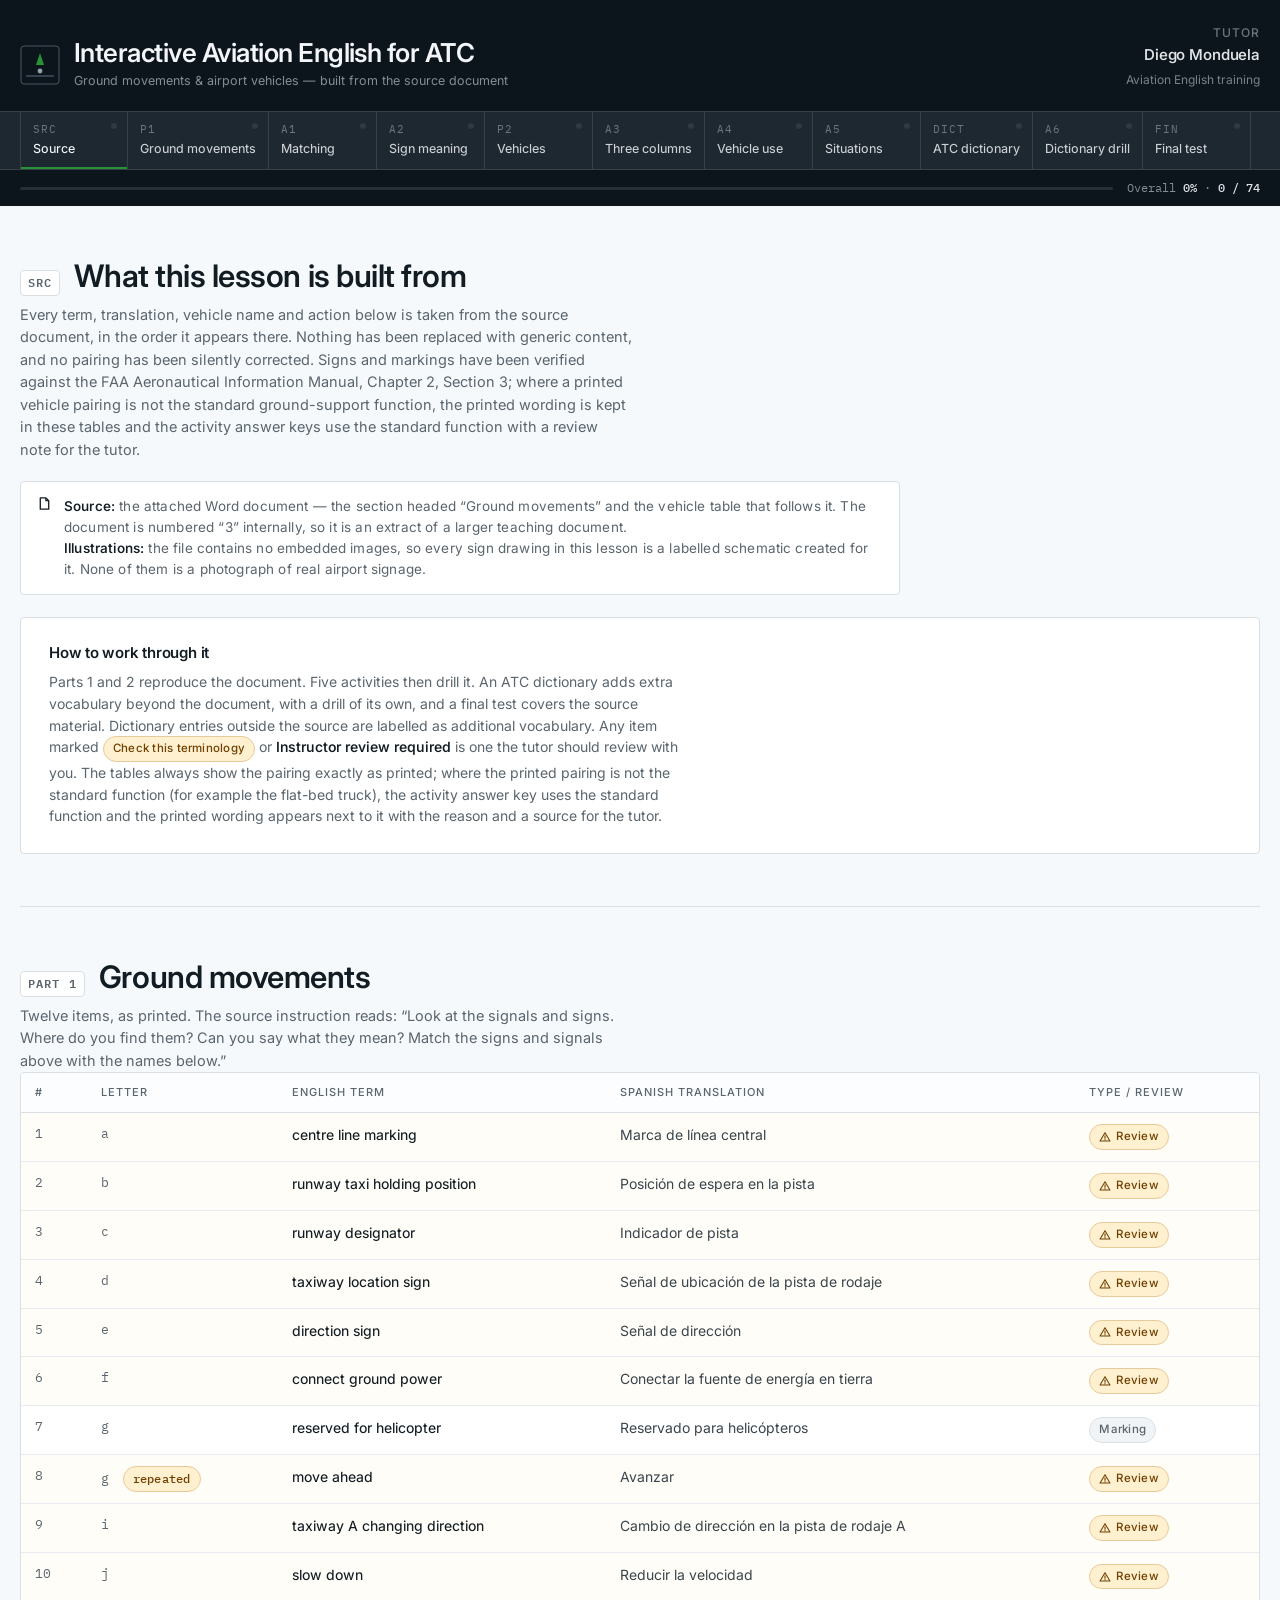
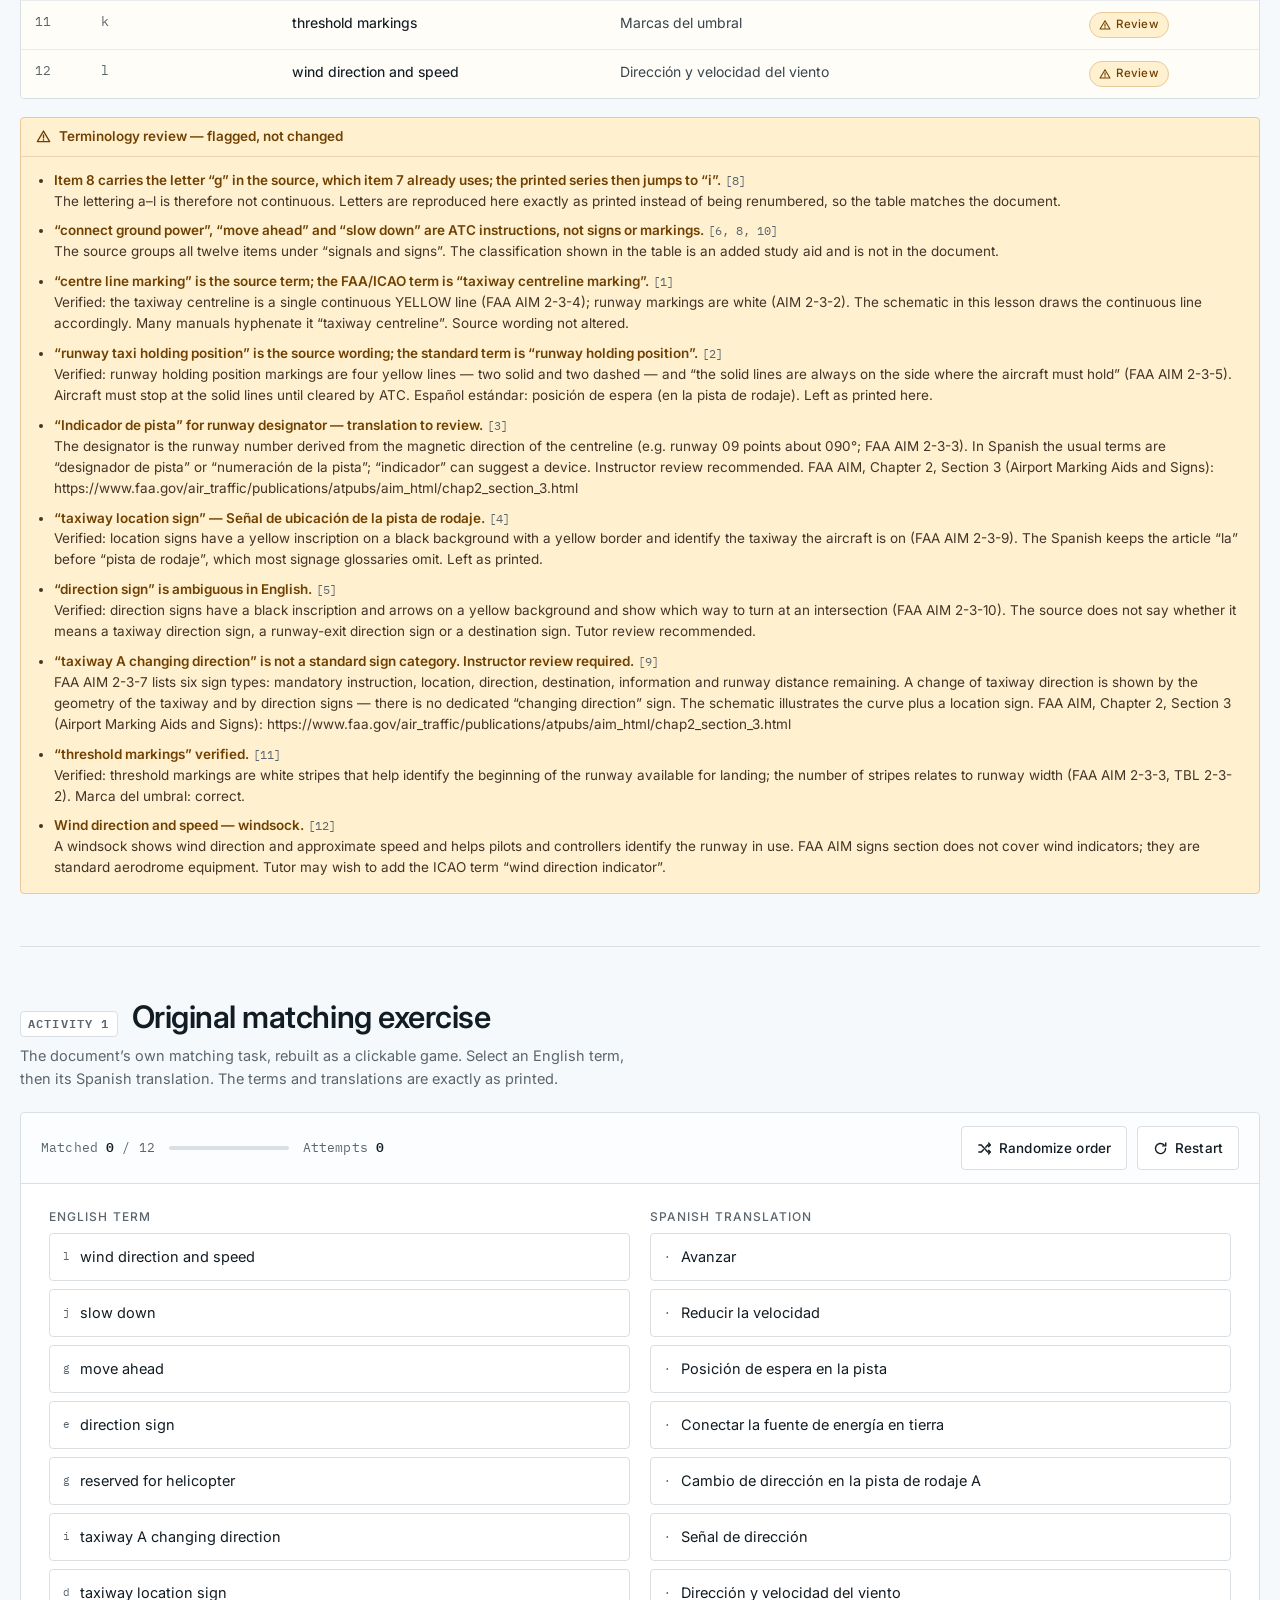
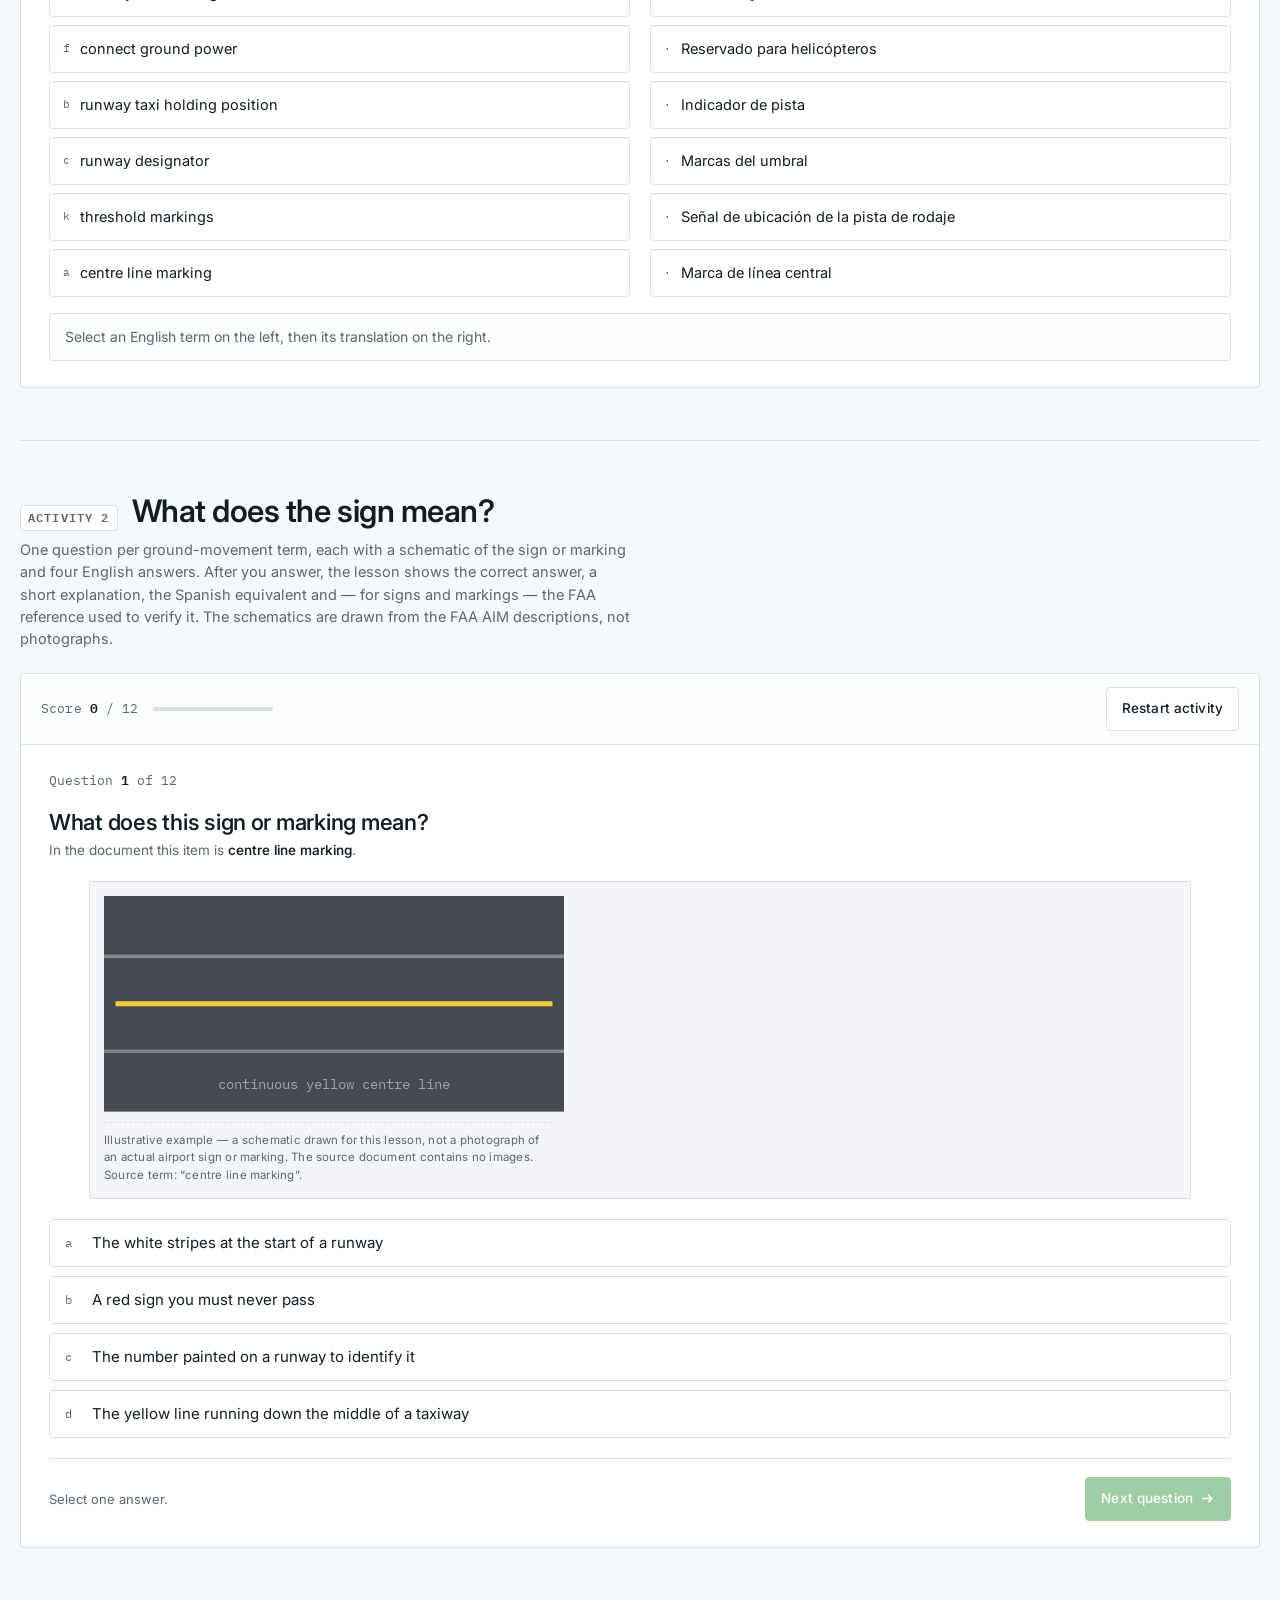
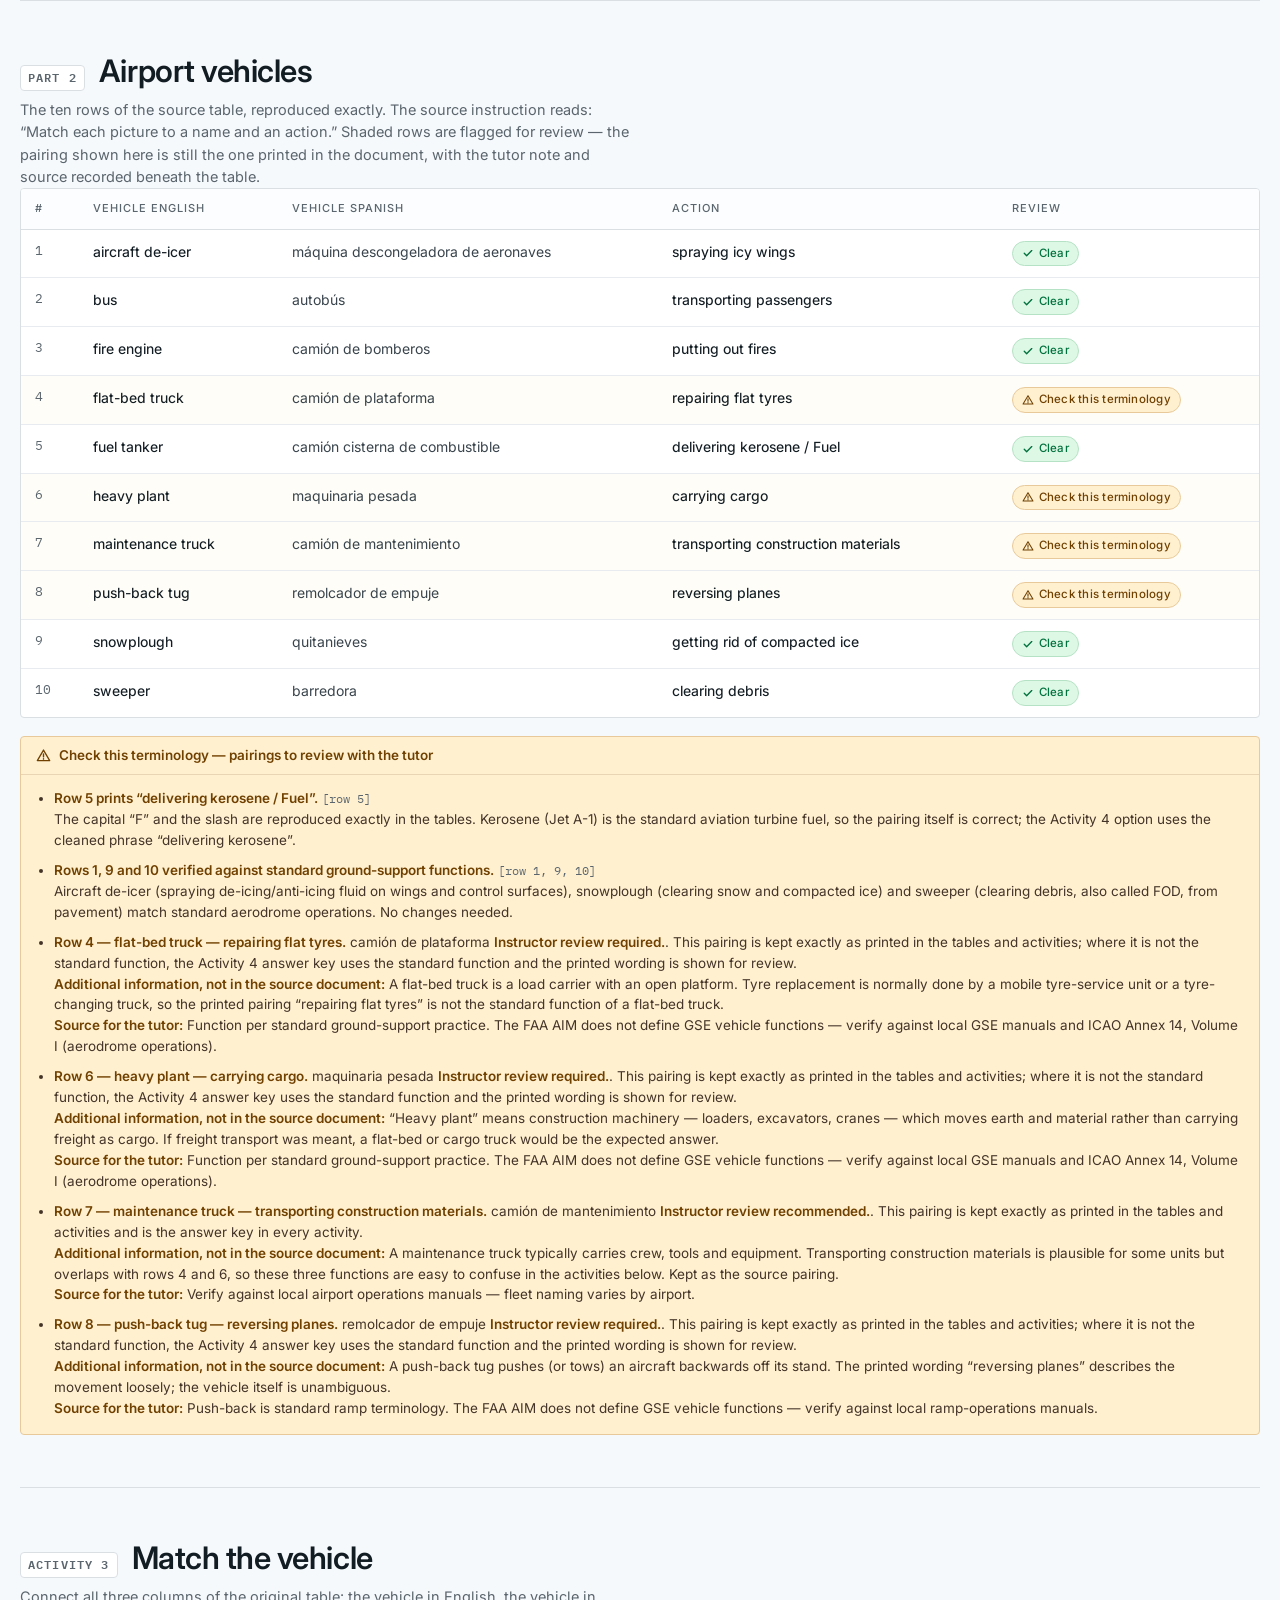
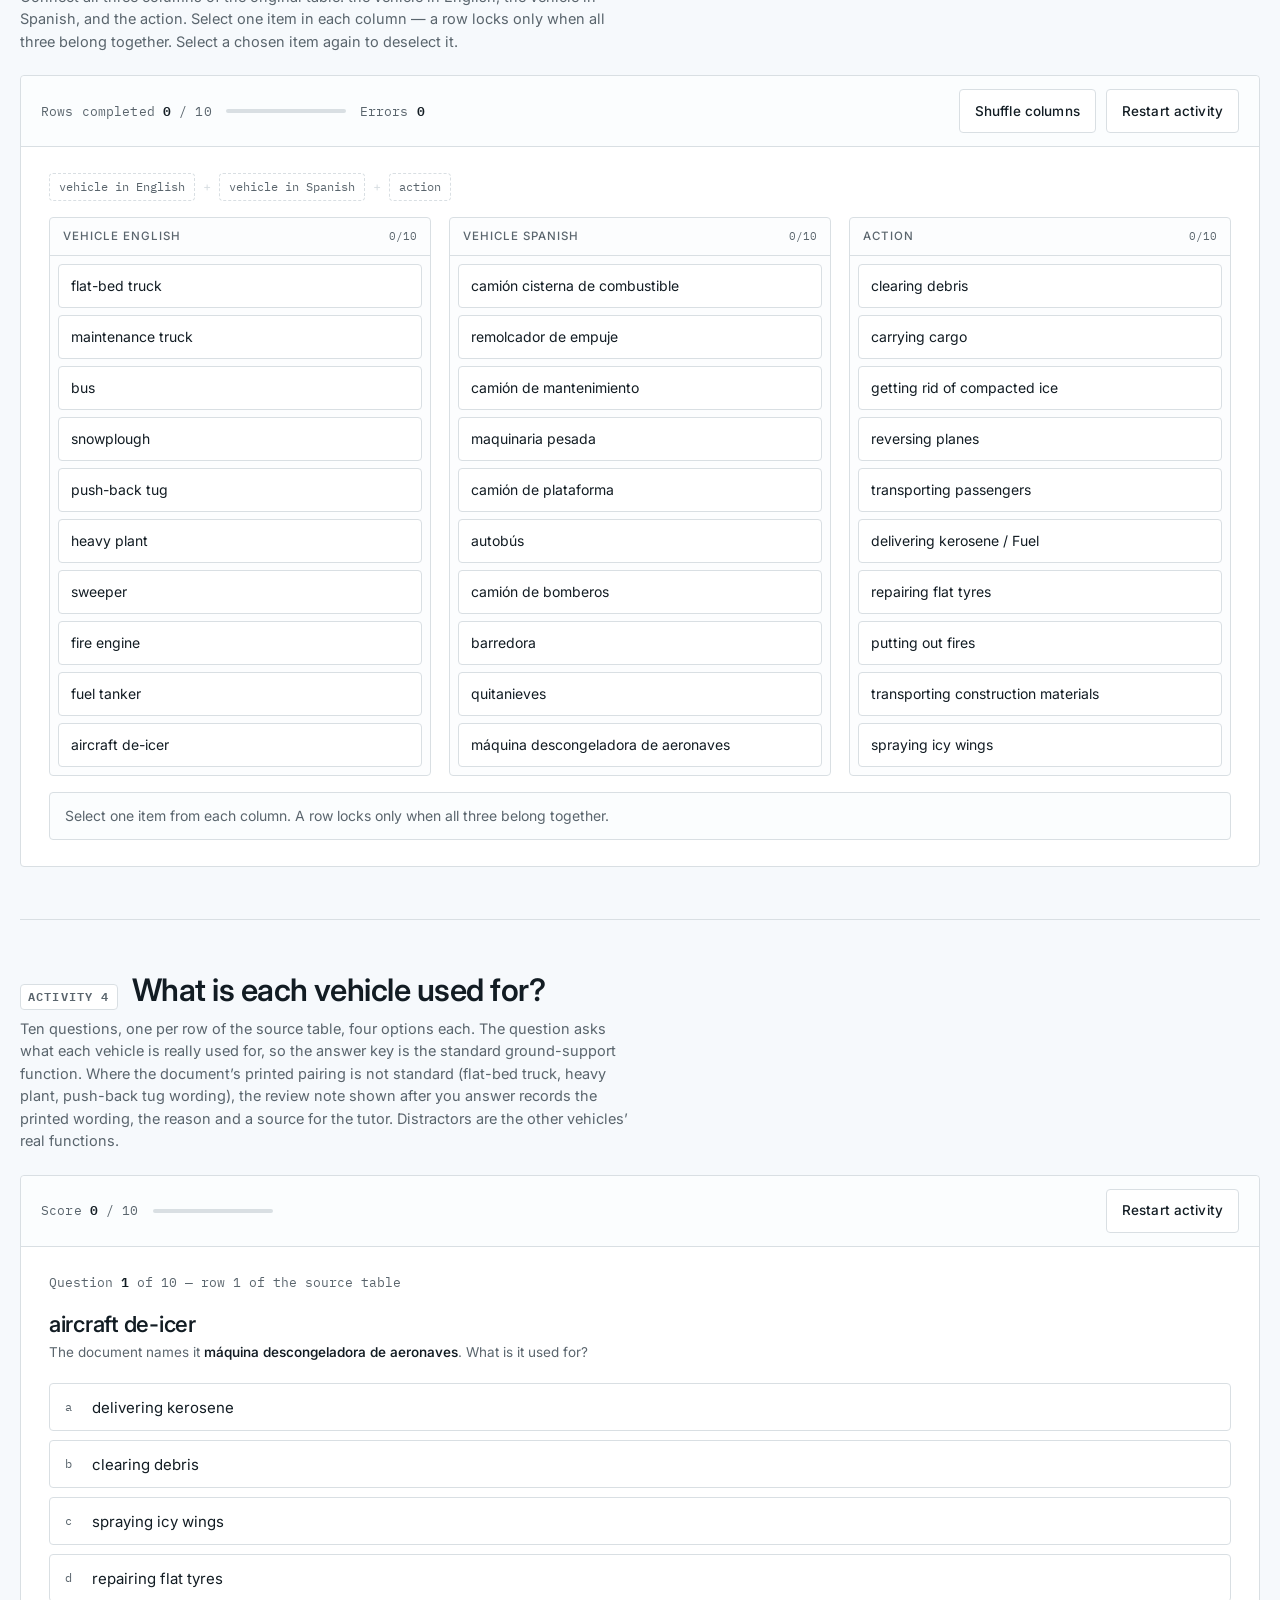
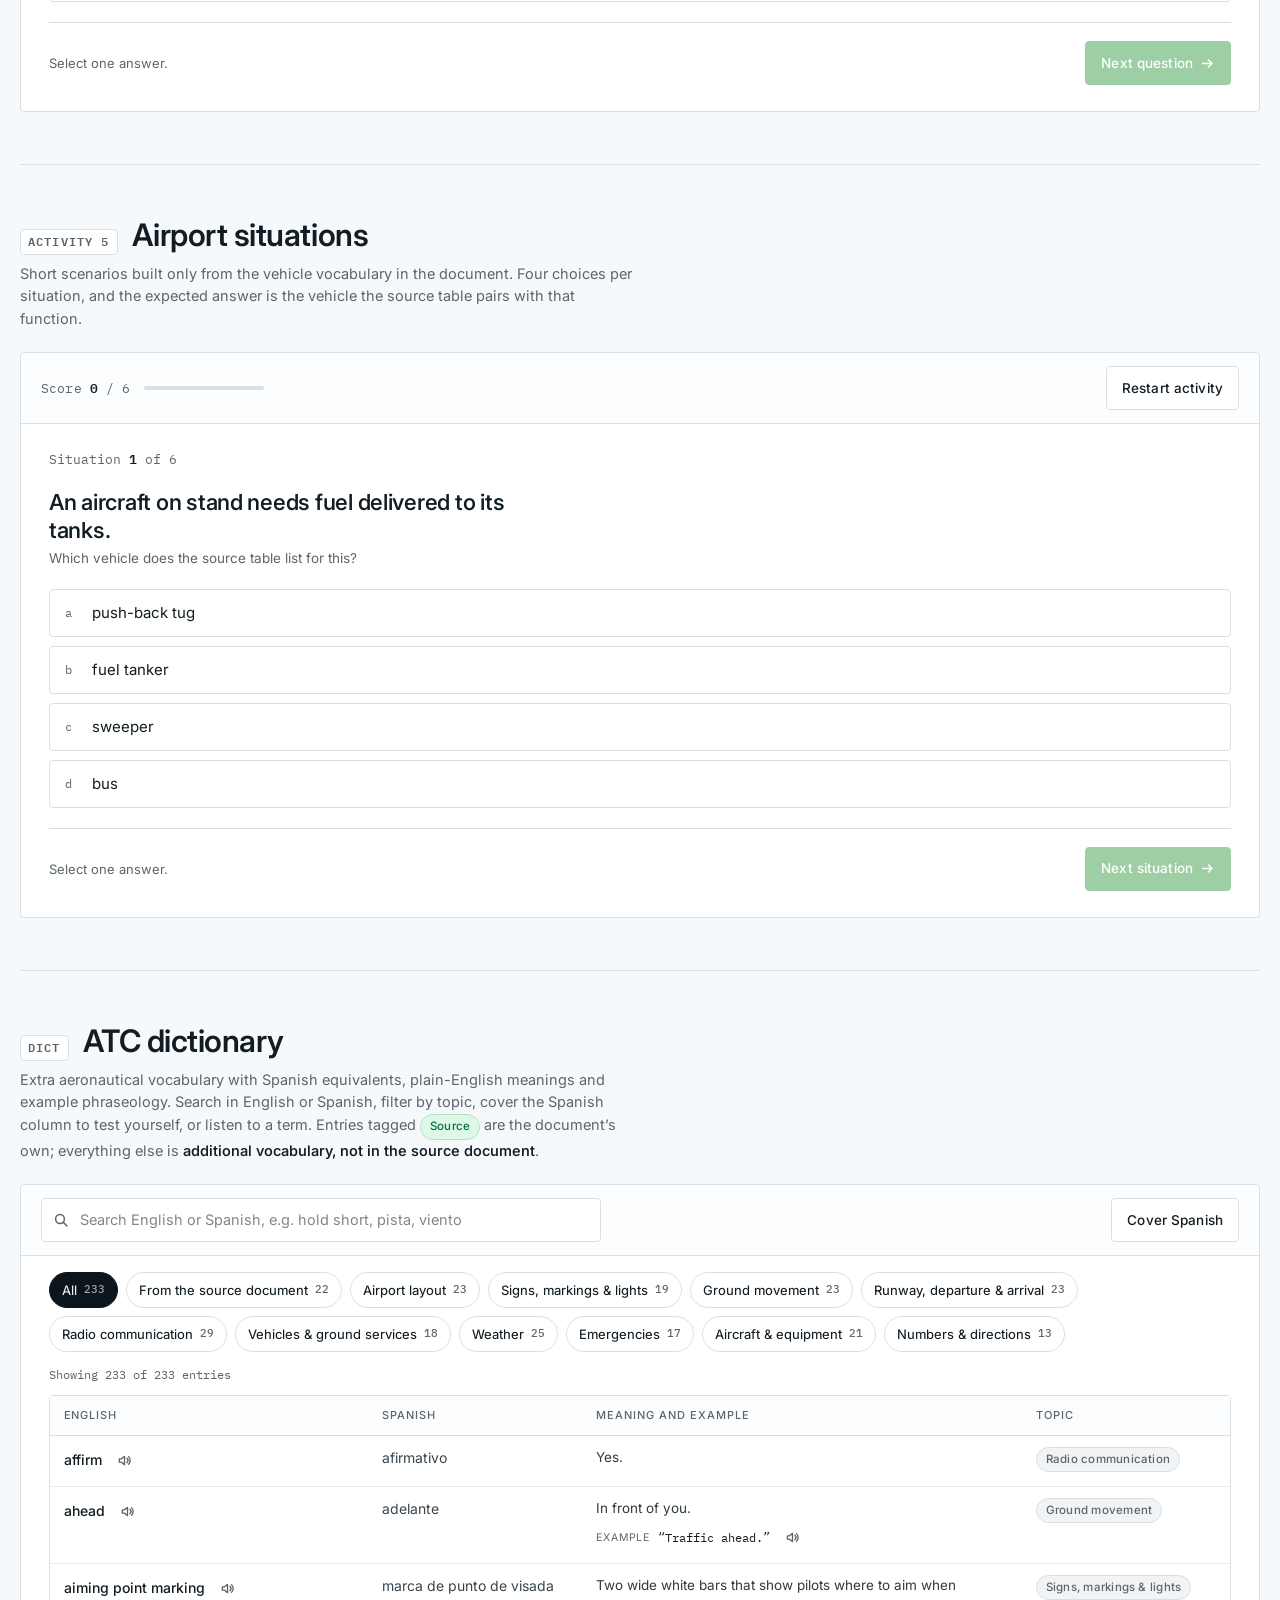
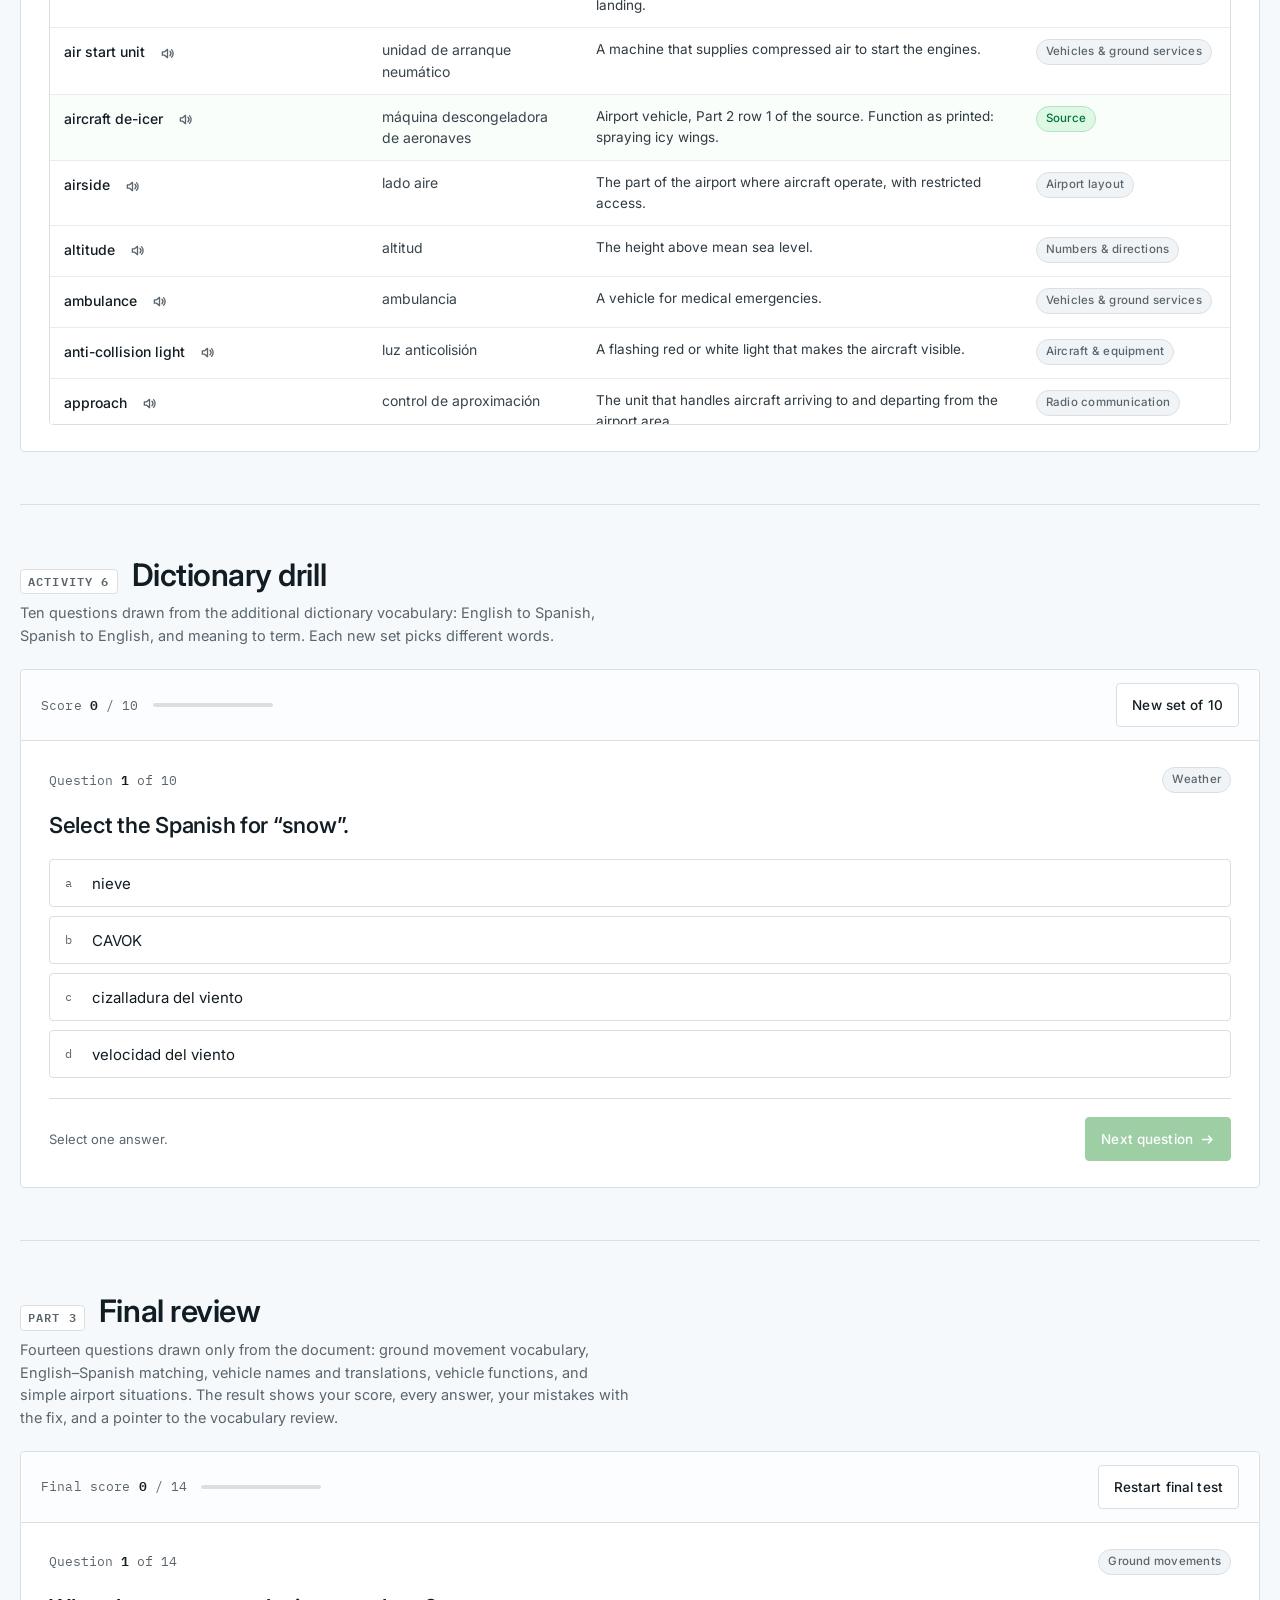
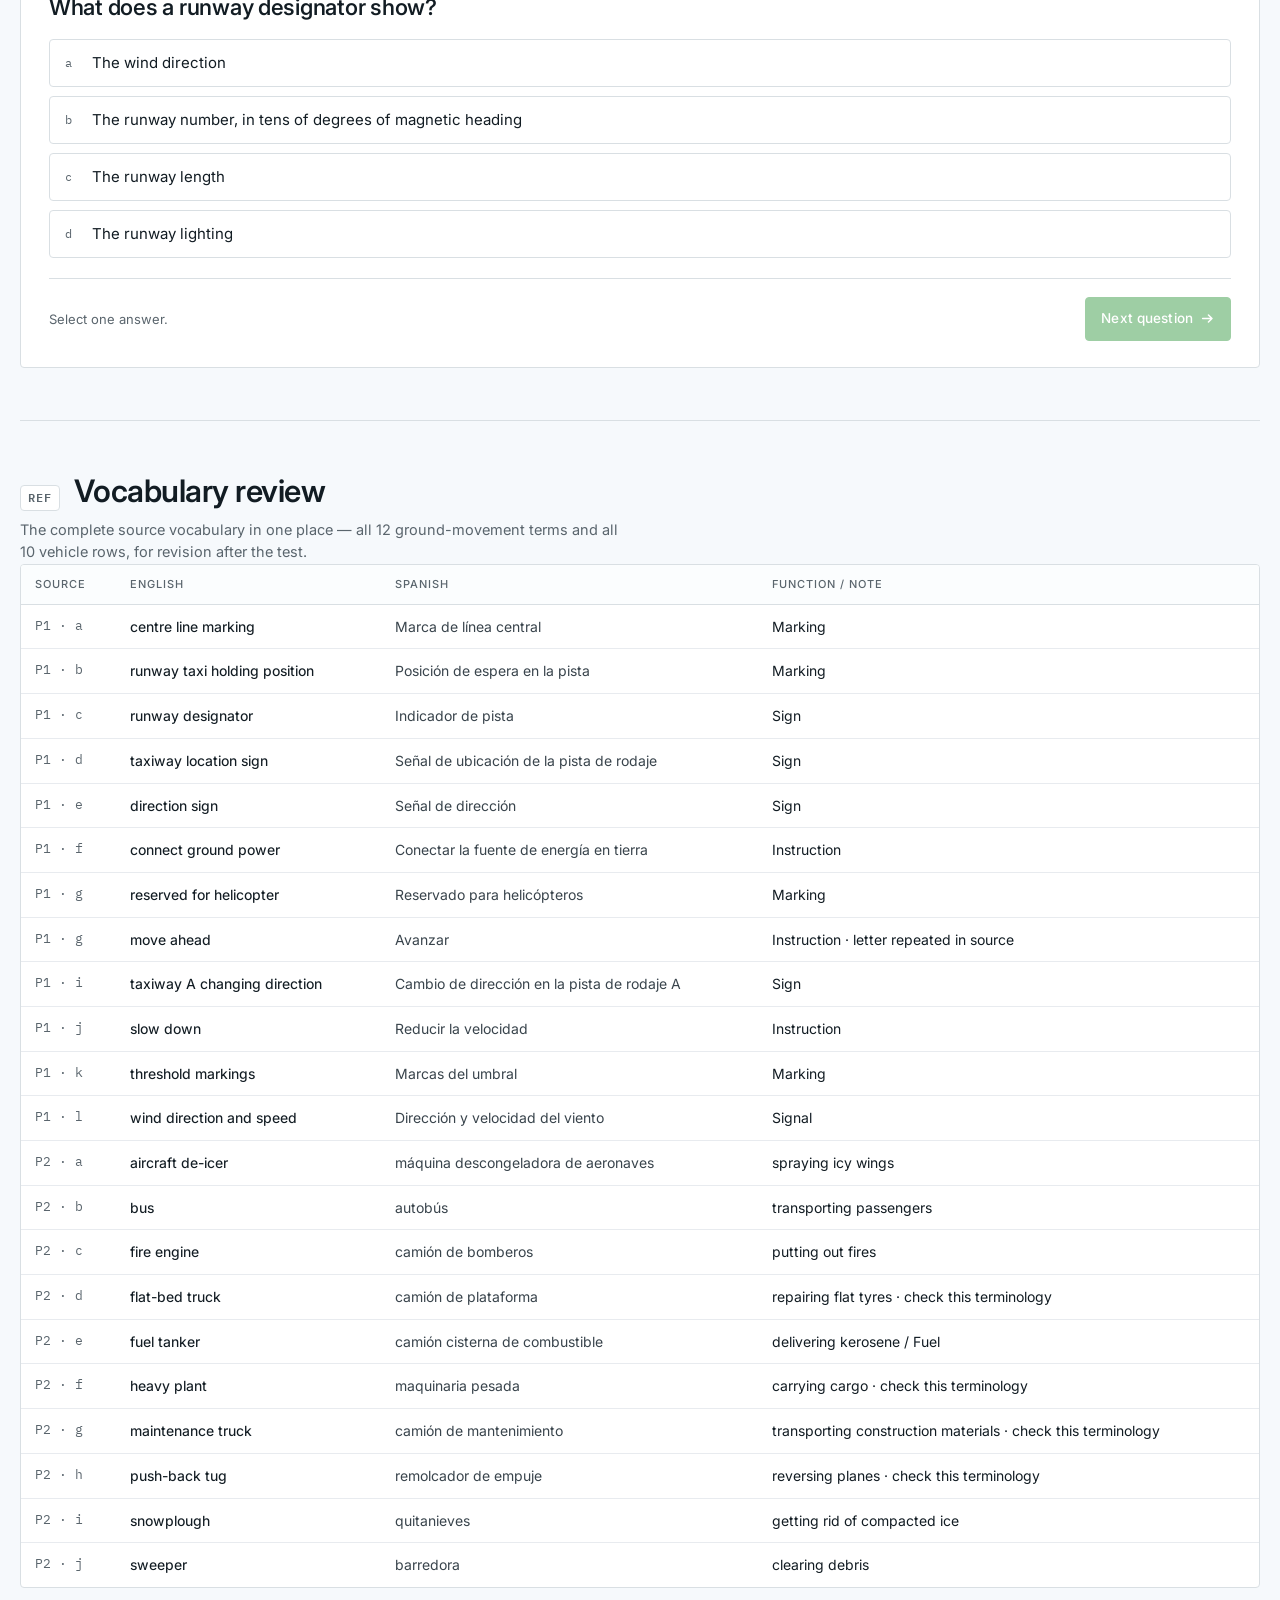
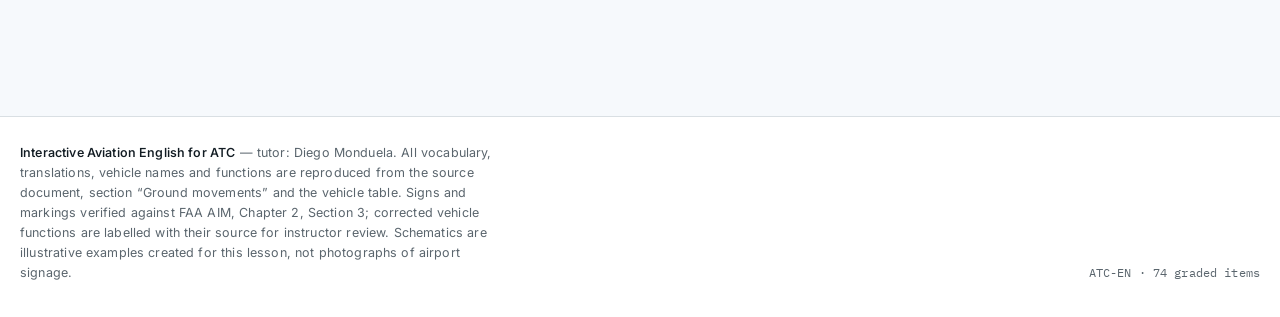
<file: index.html>
<!doctype html>
<html lang="en">
<head>
<meta charset="utf-8">
<meta name="viewport" content="width=device-width, initial-scale=1">
<title>Interactive Aviation English for ATC — Diego Monduela</title>
<meta name="description" content="Interactive ATC English lesson: ground movements, signs and markings, and airport vehicles, built from the source document. Tutor: Diego Monduela.">
<link rel="preconnect" href="https://fonts.googleapis.com">
<link rel="preconnect" href="https://fonts.gstatic.com" crossorigin>
<link href="https://fonts.googleapis.com/css2?family=Inter:wght@400;450;500;550;600&family=IBM+Plex+Mono:wght@400;500;600&display=swap" rel="stylesheet">
<link rel="icon" href="data:image/svg+xml,%3Csvg xmlns='http://www.w3.org/2000/svg' viewBox='0 0 32 32'%3E%3Crect width='32' height='32' rx='7' fill='%230f1418'/%3E%3Ctext x='16' y='22' font-family='monospace' font-size='16' font-weight='700' fill='%23ffb020' text-anchor='middle'%3EATC%3C/text%3E%3C/svg%3E">
<link rel="stylesheet" href="mvh6qdhz-atc-lesson.css">
</head>
<body>

<header class="console" data-od-id="page-header">
  <div class="wrap console-in">
    <div class="brand">
      <svg class="crest" viewBox="0 0 40 40" fill="none" aria-hidden="true">
        <rect x="1" y="1" width="38" height="38" rx="3" stroke="oklch(45% 0.03 245)"/>
        <path d="M20 8 24 20H16Z" fill="var(--accent)"/>
        <circle cx="20" cy="26" r="2.4" fill="oklch(70% 0.02 245)"/>
        <path d="M6 31H34" stroke="oklch(45% 0.03 245)" stroke-width="1.4"/>
      </svg>
      <div class="brand-txt">
        <h1 data-od-id="lesson-title">Interactive Aviation English for ATC</h1>
        <p>Ground movements &amp; airport vehicles — built from the source document</p>
      </div>
    </div>
    <div class="tutor" data-od-id="tutor-credit">
      <span class="caps">Tutor</span>
      <b>Diego Monduela</b>
      <span>Aviation English training</span>
    </div>
  </div>
  <nav class="rack" aria-label="Lesson sections" data-od-id="section-rack"><div class="wrap rack-in" id="rack"></div></nav>
  <div class="prog">
    <div class="wrap prog-in">
      <div class="prog-track"><div class="prog-fill" id="progFill"></div></div>
      <div class="prog-lab">Overall <b id="progPct">0%</b> · <b id="progFrac">0 / 74</b></div>
    </div>
  </div>
</header>

<main class="wrap" id="main">

  <!-- ============ SOURCE ============ -->
  <section class="sec" id="sec-src" data-od-id="section-source">
    <div class="sec-head">
      <span class="tag">SRC</span>
      <h2 data-od-id="source-heading">What this lesson is built from</h2>
    </div>
    <p class="sec-sub">Every term, translation, vehicle name and action below is taken from the source document, in the order it appears there. Nothing has been replaced with generic content, and no pairing has been silently corrected. Signs and markings have been verified against the FAA Aeronautical Information Manual, Chapter 2, Section 3; where a printed vehicle pairing is not the standard ground-support function, the printed wording is kept in these tables and the activity answer keys use the standard function with a review note for the tutor.</p>
    <div class="source" data-od-id="source-banner">
      <svg class="ic" viewBox="0 0 16 16" fill="none" aria-hidden="true"><path d="M3.5 2h6l3 3v9h-9z" stroke="currentColor" stroke-width="1.4" stroke-linejoin="round"/><path d="M9.5 2v3h3" stroke="currentColor" stroke-width="1.4" stroke-linejoin="round"/></svg>
      <p><b>Source:</b> the attached Word document — the section headed “Ground movements” and the vehicle table that follows it. The document is numbered “3” internally, so it is an extract of a larger teaching document.<br>
      <b>Illustrations:</b> the file contains no embedded images, so every sign drawing in this lesson is a labelled schematic created for it. None of them is a photograph of real airport signage.</p>
    </div>
    <div class="panel">
      <div class="panel-in">
        <h3 style="font-size:15px;margin-bottom:10px">How to work through it</h3>
        <p style="font-size:14px;color:var(--muted);max-width:70ch">Parts 1 and 2 reproduce the document. Five activities then drill it. An ATC dictionary adds extra vocabulary beyond the document, with a drill of its own, and a final test covers the source material. Dictionary entries outside the source are labelled as additional vocabulary. Any item marked <span class="pill pill-warn">Check this terminology</span> or <b style="font-weight:550;color:var(--fg)">Instructor review required</b> is one the tutor should review with you. The tables always show the pairing exactly as printed; where the printed pairing is not the standard function (for example the flat-bed truck), the activity answer key uses the standard function and the printed wording appears next to it with the reason and a source for the tutor.</p>
      </div>
    </div>
  </section>

  <!-- ============ PART 1 ============ -->
  <section class="sec" id="sec-p1" data-od-id="section-part1">
    <div class="sec-head">
      <span class="tag">PART 1</span>
      <h2 data-od-id="part1-heading">Ground movements</h2>
    </div>
    <p class="sec-sub">Twelve items, as printed. The source instruction reads: “Look at the signals and signs. Where do you find them? Can you say what they mean? Match the signs and signals above with the names below.”</p>
    <div class="tbl-wrap" data-od-id="ground-table">
      <table>
        <caption class="sr">Ground movement vocabulary in English and Spanish, as printed in the source document</caption>
        <thead><tr><th scope="col">#</th><th scope="col">Letter</th><th scope="col">English term</th><th scope="col">Spanish translation</th><th scope="col">Type / review</th></tr></thead>
        <tbody id="groundBody"></tbody>
      </table>
    </div>
    <div class="review" data-od-id="ground-review">
      <div class="review-h">
        <svg class="ic" viewBox="0 0 16 16" fill="none" aria-hidden="true"><path d="M8 2.2 14.6 13.4H1.4z" stroke="currentColor" stroke-width="1.4" stroke-linejoin="round"/><path d="M8 6.4v3.1M8 11.4v.5" stroke="currentColor" stroke-width="1.5" stroke-linecap="round"/></svg>
        <h3>Terminology review — flagged, not changed</h3>
      </div>
      <ul id="groundNotes"></ul>
    </div>
  </section>

  <!-- ============ ACTIVITY 1 ============ -->
  <section class="sec" id="sec-a1" data-od-id="section-activity-1">
    <div class="sec-head">
      <span class="tag">ACTIVITY 1</span>
      <h2 data-od-id="activity-1-heading">Original matching exercise</h2>
    </div>
    <p class="sec-sub">The document’s own matching task, rebuilt as a clickable game. Select an English term, then its Spanish translation. The terms and translations are exactly as printed.</p>
    <div class="panel" data-od-id="activity-1-panel">
      <div class="bar">
        <div class="bar-l">
          <span class="score">Matched <b id="a1score">0</b> / 12</span>
          <div class="mini"><i id="a1mini"></i></div>
          <span class="score">Attempts <b id="a1try">0</b></span>
        </div>
        <div class="btn-row">
          <button class="btn" id="a1shuffle" type="button" data-od-id="a1-shuffle"><svg class="ic" viewBox="0 0 16 16" fill="none" aria-hidden="true"><path d="M2 4.2h2.6l6.8 7.6H14M2 11.8h2.6l2.2-2.5M9.4 6.7l2-2.5H14" stroke="currentColor" stroke-width="1.5" stroke-linecap="round" stroke-linejoin="round"/><path d="M12.4 2.2 14 4.2l-1.6 2M12.4 9.8 14 11.8l-1.6 2" stroke="currentColor" stroke-width="1.5" stroke-linecap="round" stroke-linejoin="round"/></svg>Randomize order</button>
          <button class="btn" id="a1reset" type="button" data-od-id="a1-restart"><svg class="ic" viewBox="0 0 16 16" fill="none" aria-hidden="true"><path d="M13.4 8a5.4 5.4 0 1 1-1.7-3.9" stroke="currentColor" stroke-width="1.5" stroke-linecap="round"/><path d="M13.6 2v3.2h-3.2" stroke="currentColor" stroke-width="1.5" stroke-linecap="round" stroke-linejoin="round"/></svg>Restart</button>
        </div>
      </div>
      <div class="panel-in">
        <div class="match">
          <div class="mcol"><h3>English term</h3><div class="mlist" id="a1en"></div></div>
          <div class="mcol"><h3>Spanish translation</h3><div class="mlist" id="a1es"></div></div>
        </div>
        <div class="feedback" id="a1fb" role="status" aria-live="polite"><span>Select an English term on the left, then its translation on the right.</span></div>
      </div>
    </div>
  </section>

  <!-- ============ ACTIVITY 2 ============ -->
  <section class="sec" id="sec-a2" data-od-id="section-activity-2">
    <div class="sec-head">
      <span class="tag">ACTIVITY 2</span>
      <h2 data-od-id="activity-2-heading">What does the sign mean?</h2>
    </div>
    <p class="sec-sub">One question per ground-movement term, each with a schematic of the sign or marking and four English answers. After you answer, the lesson shows the correct answer, a short explanation, the Spanish equivalent and — for signs and markings — the FAA reference used to verify it. The schematics are drawn from the FAA AIM descriptions, not photographs.</p>
    <div class="panel" data-od-id="activity-2-panel">
      <div class="bar">
        <div class="bar-l">
          <span class="score">Score <b id="a2score">0</b> / 12</span>
          <div class="mini"><i id="a2mini"></i></div>
        </div>
        <div class="btn-row"><button class="btn" id="a2reset" type="button" data-od-id="a2-restart">Restart activity</button></div>
      </div>
      <div class="panel-in" id="a2body"></div>
    </div>
  </section>

  <!-- ============ PART 2 ============ -->
  <section class="sec" id="sec-p2" data-od-id="section-part2">
    <div class="sec-head">
      <span class="tag">PART 2</span>
      <h2 data-od-id="part2-heading">Airport vehicles</h2>
    </div>
    <p class="sec-sub">The ten rows of the source table, reproduced exactly. The source instruction reads: “Match each picture to a name and an action.” Shaded rows are flagged for review — the pairing shown here is still the one printed in the document, with the tutor note and source recorded beneath the table.</p>
    <div class="tbl-wrap" data-od-id="vehicle-table">
      <table>
        <caption class="sr">Airport vehicles with English name, Spanish name and function, as printed in the source document</caption>
        <thead><tr><th scope="col">#</th><th scope="col">Vehicle English</th><th scope="col">Vehicle Spanish</th><th scope="col">Action</th><th scope="col">Review</th></tr></thead>
        <tbody id="vehBody"></tbody>
      </table>
    </div>
    <div class="review" data-od-id="vehicle-review">
      <div class="review-h">
        <svg class="ic" viewBox="0 0 16 16" fill="none" aria-hidden="true"><path d="M8 2.2 14.6 13.4H1.4z" stroke="currentColor" stroke-width="1.4" stroke-linejoin="round"/><path d="M8 6.4v3.1M8 11.4v.5" stroke="currentColor" stroke-width="1.5" stroke-linecap="round"/></svg>
        <h3>Check this terminology — pairings to review with the tutor</h3>
      </div>
      <ul id="vehNotes"></ul>
    </div>
  </section>

  <!-- ============ ACTIVITY 3 ============ -->
  <section class="sec" id="sec-a3" data-od-id="section-activity-3">
    <div class="sec-head">
      <span class="tag">ACTIVITY 3</span>
      <h2 data-od-id="activity-3-heading">Match the vehicle</h2>
    </div>
    <p class="sec-sub">Connect all three columns of the original table: the vehicle in English, the vehicle in Spanish, and the action. Select one item in each column — a row locks only when all three belong together. Select a chosen item again to deselect it.</p>
    <div class="panel" data-od-id="activity-3-panel">
      <div class="bar">
        <div class="bar-l">
          <span class="score">Rows completed <b id="a3score">0</b> / 10</span>
          <div class="mini"><i id="a3mini"></i></div>
          <span class="score">Errors <b id="a3err">0</b></span>
        </div>
        <div class="btn-row">
          <button class="btn" id="a3retry" type="button" data-od-id="a3-retry">Shuffle columns</button>
          <button class="btn" id="a3reset" type="button" data-od-id="a3-restart">Restart activity</button>
        </div>
      </div>
      <div class="panel-in">
        <div class="picker" id="a3picker" aria-live="polite"></div>
        <div class="tri">
          <div class="tcol">
            <header><h3>Vehicle English</h3><span class="cnt" id="a3c1"></span></header>
            <div class="tlist" id="a3en"></div>
          </div>
          <div class="tcol">
            <header><h3>Vehicle Spanish</h3><span class="cnt" id="a3c2"></span></header>
            <div class="tlist" id="a3es"></div>
          </div>
          <div class="tcol">
            <header><h3>Action</h3><span class="cnt" id="a3c3"></span></header>
            <div class="tlist" id="a3ac"></div>
          </div>
        </div>
        <div class="feedback" id="a3fb" role="status" aria-live="polite"><span>Select one item from each column.</span></div>
        <div id="a3review"></div>
      </div>
    </div>
  </section>

  <!-- ============ ACTIVITY 4 ============ -->
  <section class="sec" id="sec-a4" data-od-id="section-activity-4">
    <div class="sec-head">
      <span class="tag">ACTIVITY 4</span>
      <h2 data-od-id="activity-4-heading">What is each vehicle used for?</h2>
    </div>
    <p class="sec-sub">Ten questions, one per row of the source table, four options each. The question asks what each vehicle is really used for, so the answer key is the standard ground-support function. Where the document’s printed pairing is not standard (flat-bed truck, heavy plant, push-back tug wording), the review note shown after you answer records the printed wording, the reason and a source for the tutor. Distractors are the other vehicles’ real functions.</p>
    <div class="panel" data-od-id="activity-4-panel">
      <div class="bar">
        <div class="bar-l">
          <span class="score">Score <b id="a4score">0</b> / 10</span>
          <div class="mini"><i id="a4mini"></i></div>
        </div>
        <div class="btn-row"><button class="btn" id="a4reset" type="button" data-od-id="a4-restart">Restart activity</button></div>
      </div>
      <div class="panel-in" id="a4body"></div>
    </div>
  </section>

  <!-- ============ ACTIVITY 5 ============ -->
  <section class="sec" id="sec-a5" data-od-id="section-activity-5">
    <div class="sec-head">
      <span class="tag">ACTIVITY 5</span>
      <h2 data-od-id="activity-5-heading">Airport situations</h2>
    </div>
    <p class="sec-sub">Short scenarios built only from the vehicle vocabulary in the document. Four choices per situation, and the expected answer is the vehicle the source table pairs with that function.</p>
    <div class="panel" data-od-id="activity-5-panel">
      <div class="bar">
        <div class="bar-l">
          <span class="score">Score <b id="a5score">0</b> / 6</span>
          <div class="mini"><i id="a5mini"></i></div>
        </div>
        <div class="btn-row"><button class="btn" id="a5reset" type="button" data-od-id="a5-restart">Restart activity</button></div>
      </div>
      <div class="panel-in" id="a5body"></div>
    </div>
  </section>

  <!-- ============ ATC DICTIONARY ============ -->
  <section class="sec" id="sec-dict" data-od-id="section-dictionary">
    <div class="sec-head">
      <span class="tag">DICT</span>
      <h2 data-od-id="dictionary-heading">ATC dictionary</h2>
    </div>
    <p class="sec-sub">Extra aeronautical vocabulary with Spanish equivalents, plain-English meanings and example phraseology. Search in English or Spanish, filter by topic, cover the Spanish column to test yourself, or listen to a term. Entries tagged <span class="pill pill-ok">Source</span> are the document’s own; everything else is <b style="font-weight:550;color:var(--fg)">additional vocabulary, not in the source document</b>.</p>
    <div class="panel" data-od-id="dictionary-panel">
      <div class="bar dbar">
        <div class="dsearch">
          <label for="dq" class="sr">Search the dictionary</label>
          <svg class="ic" viewBox="0 0 16 16" fill="none" aria-hidden="true"><circle cx="7" cy="7" r="4.4" stroke="currentColor" stroke-width="1.5"/><path d="M10.4 10.4 14 14" stroke="currentColor" stroke-width="1.5" stroke-linecap="round"/></svg>
          <input id="dq" type="search" placeholder="Search English or Spanish, e.g. hold short, pista, viento" autocomplete="off" spellcheck="false" data-od-id="dict-search">
        </div>
        <div class="btn-row">
          <button class="btn" id="dcover" type="button" aria-pressed="false" data-od-id="dict-cover">Cover Spanish</button>
        </div>
      </div>
      <div class="panel-in dpanel">
        <div class="chips" id="dchips" role="group" aria-label="Filter by topic"></div>
        <p class="dcount mono" id="dcount" role="status" aria-live="polite"></p>
        <div class="tbl-wrap dtbl">
          <table id="dtable">
            <caption class="sr">ATC dictionary: English term, Spanish equivalent, meaning and topic</caption>
            <thead><tr><th scope="col">English</th><th scope="col">Spanish</th><th scope="col">Meaning and example</th><th scope="col">Topic</th></tr></thead>
            <tbody id="dBody"></tbody>
          </table>
        </div>
      </div>
    </div>
  </section>

  <!-- ============ ACTIVITY 6 ============ -->
  <section class="sec" id="sec-a6" data-od-id="section-activity-6">
    <div class="sec-head">
      <span class="tag">ACTIVITY 6</span>
      <h2 data-od-id="activity-6-heading">Dictionary drill</h2>
    </div>
    <p class="sec-sub">Ten questions drawn from the additional dictionary vocabulary: English to Spanish, Spanish to English, and meaning to term. Each new set picks different words.</p>
    <div class="panel" data-od-id="activity-6-panel">
      <div class="bar">
        <div class="bar-l">
          <span class="score">Score <b id="a6score">0</b> / 10</span>
          <div class="mini"><i id="a6mini"></i></div>
        </div>
        <div class="btn-row"><button class="btn" id="a6reset" type="button" data-od-id="a6-restart">New set of 10</button></div>
      </div>
      <div class="panel-in" id="a6body"></div>
    </div>
  </section>

  <!-- ============ PART 3 ============ -->
  <section class="sec" id="sec-fin" data-od-id="section-final">
    <div class="sec-head">
      <span class="tag">PART 3</span>
      <h2 data-od-id="final-heading">Final review</h2>
    </div>
    <p class="sec-sub">Fourteen questions drawn only from the document: ground movement vocabulary, English–Spanish matching, vehicle names and translations, vehicle functions, and simple airport situations. The result shows your score, every answer, your mistakes with the fix, and a pointer to the vocabulary review.</p>
    <div class="panel" data-od-id="final-panel">
      <div class="bar">
        <div class="bar-l">
          <span class="score">Final score <b id="fnscore">0</b> / 14</span>
          <div class="mini"><i id="fnmini"></i></div>
        </div>
        <div class="btn-row"><button class="btn" id="fnreset" type="button" data-od-id="final-restart">Restart final test</button></div>
      </div>
      <div class="panel-in" id="fnbody"></div>
    </div>
  </section>

  <!-- ============ VOCABULARY REVIEW ============ -->
  <section class="sec" id="sec-rev" data-od-id="section-vocabulary">
    <div class="sec-head">
      <span class="tag">REF</span>
      <h2 data-od-id="review-heading">Vocabulary review</h2>
    </div>
    <p class="sec-sub">The complete source vocabulary in one place — all 12 ground-movement terms and all 10 vehicle rows, for revision after the test.</p>
    <div class="tbl-wrap" data-od-id="review-table">
      <table>
        <caption class="sr">Complete source vocabulary: Part 1 ground movements and Part 2 airport vehicles</caption>
        <thead><tr><th scope="col">Source</th><th scope="col">English</th><th scope="col">Spanish</th><th scope="col">Function / note</th></tr></thead>
        <tbody id="revBody"></tbody>
      </table>
    </div>
  </section>

</main>

<footer data-od-id="page-footer">
  <div class="wrap f-in">
    <p><b>Interactive Aviation English for ATC</b> — tutor: Diego Monduela. All vocabulary, translations, vehicle names and functions are reproduced from the source document, section “Ground movements” and the vehicle table. Signs and markings verified against FAA AIM, Chapter 2, Section 3; corrected vehicle functions are labelled with their source for instructor review. Schematics are illustrative examples created for this lesson, not photographs of airport signage.</p>
    <p class="mono" style="font-size:11.5px;color:var(--muted)">ATC-EN · 74 graded items</p>
  </div>
</footer>

<script src="mvh6qdhy-atc-data.js"></script>
<script src="mvh6qdhy-atc-art.js"></script>
<script src="mvh6qdhy-atc-dict.js"></script>
<script src="mvh6qdhw-atc-app.js"></script>
</body>
</html>
</file>
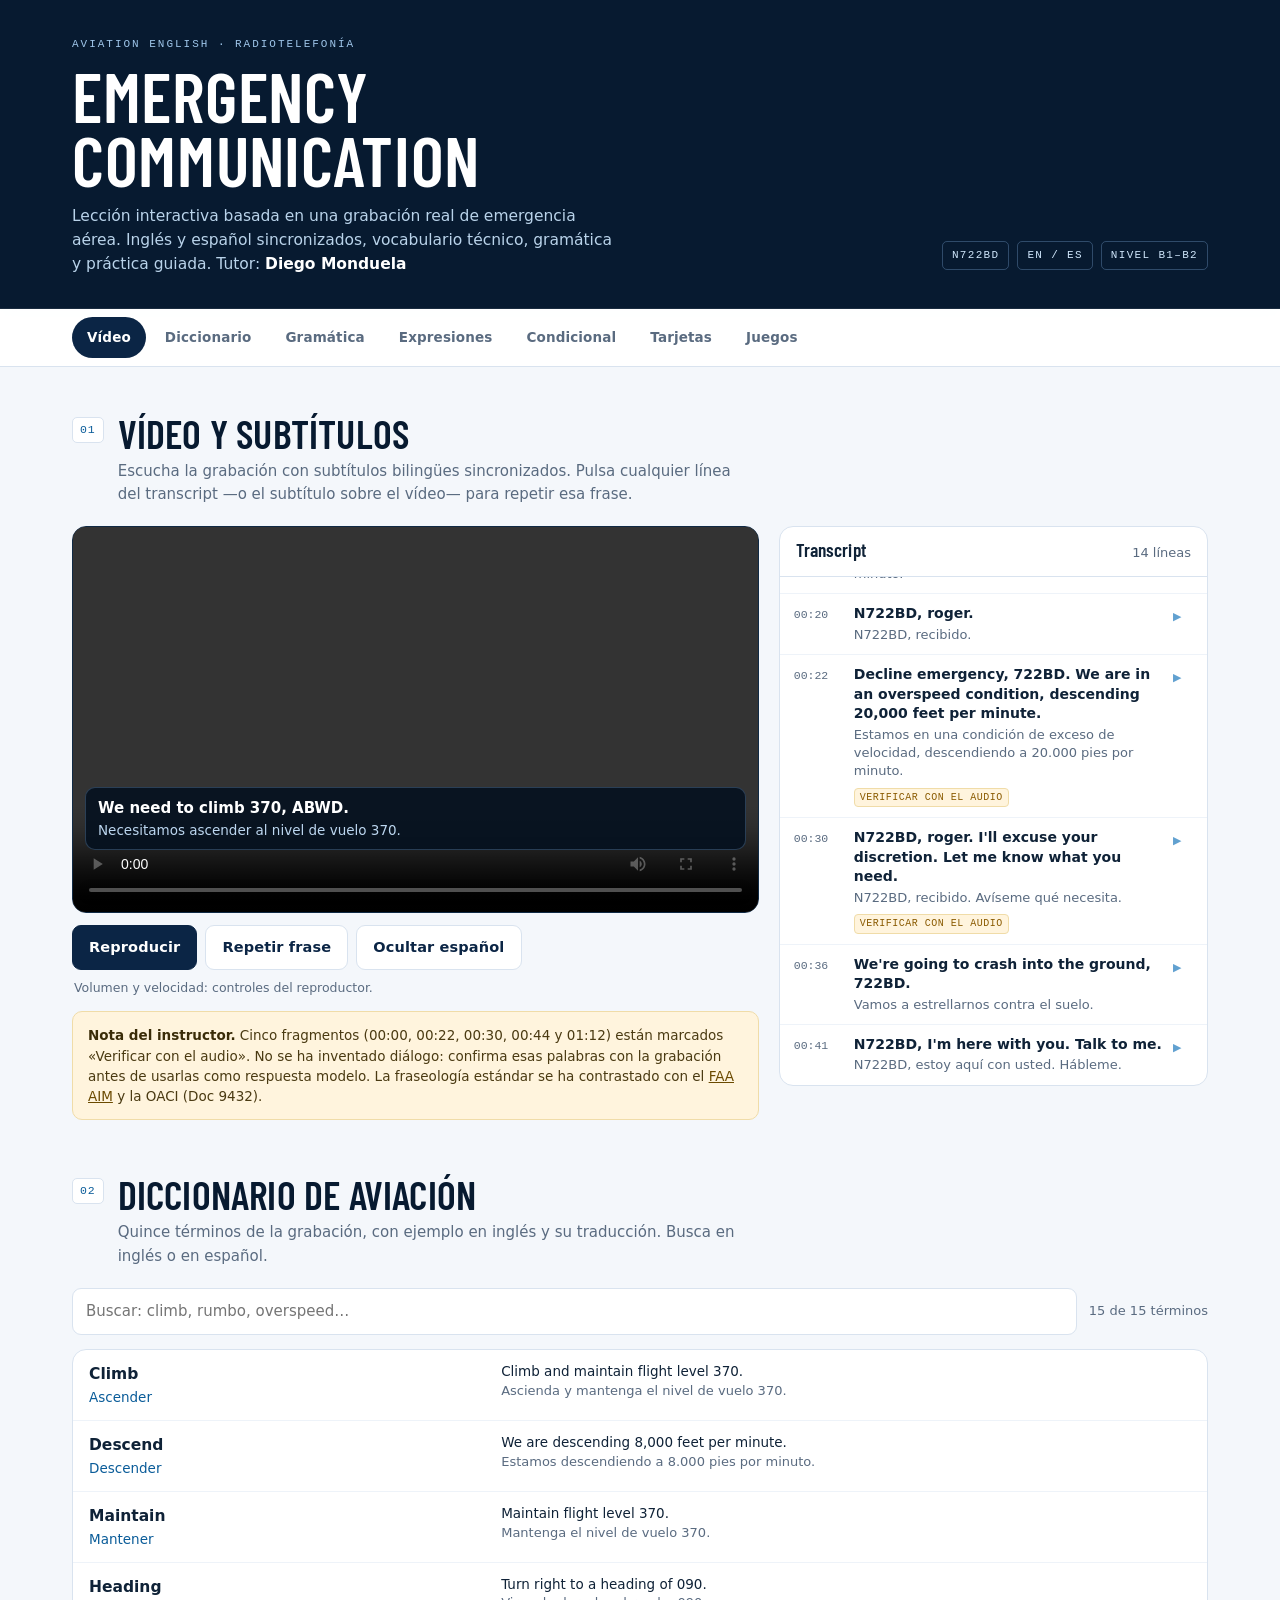
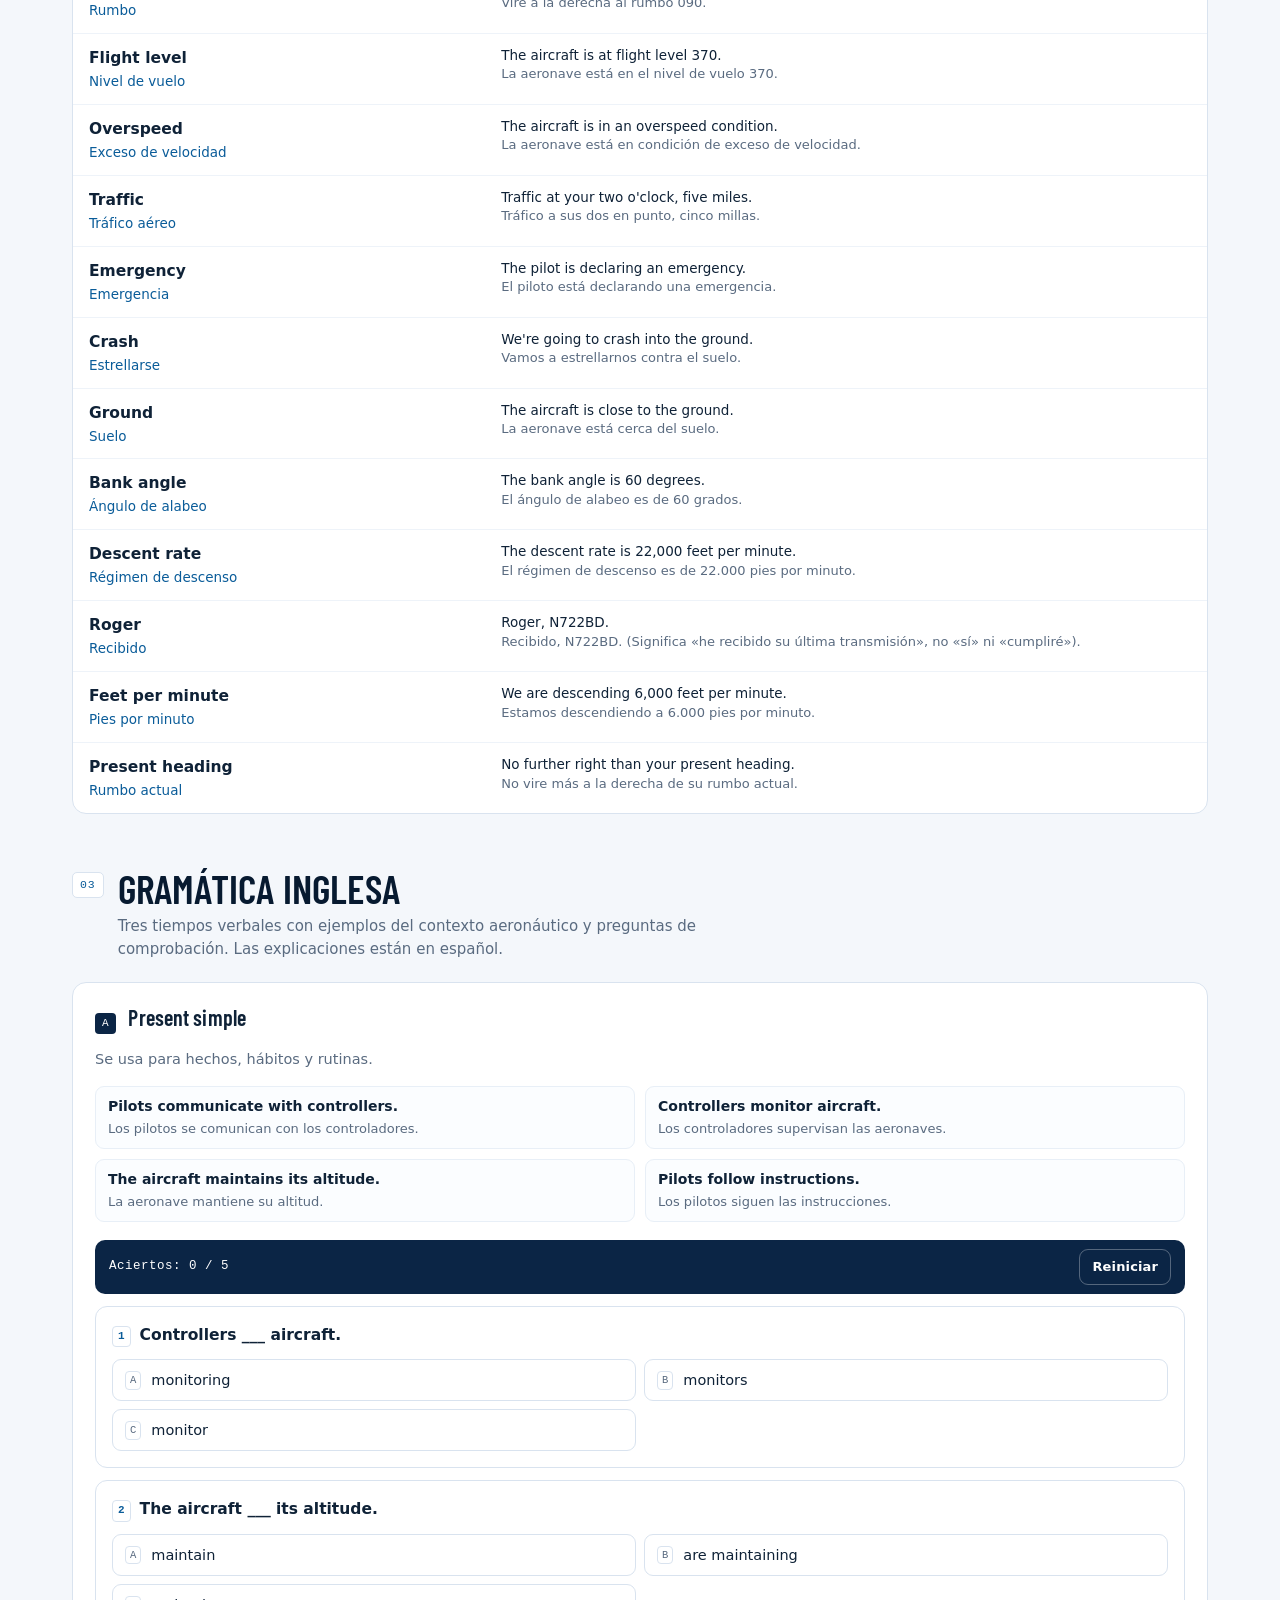
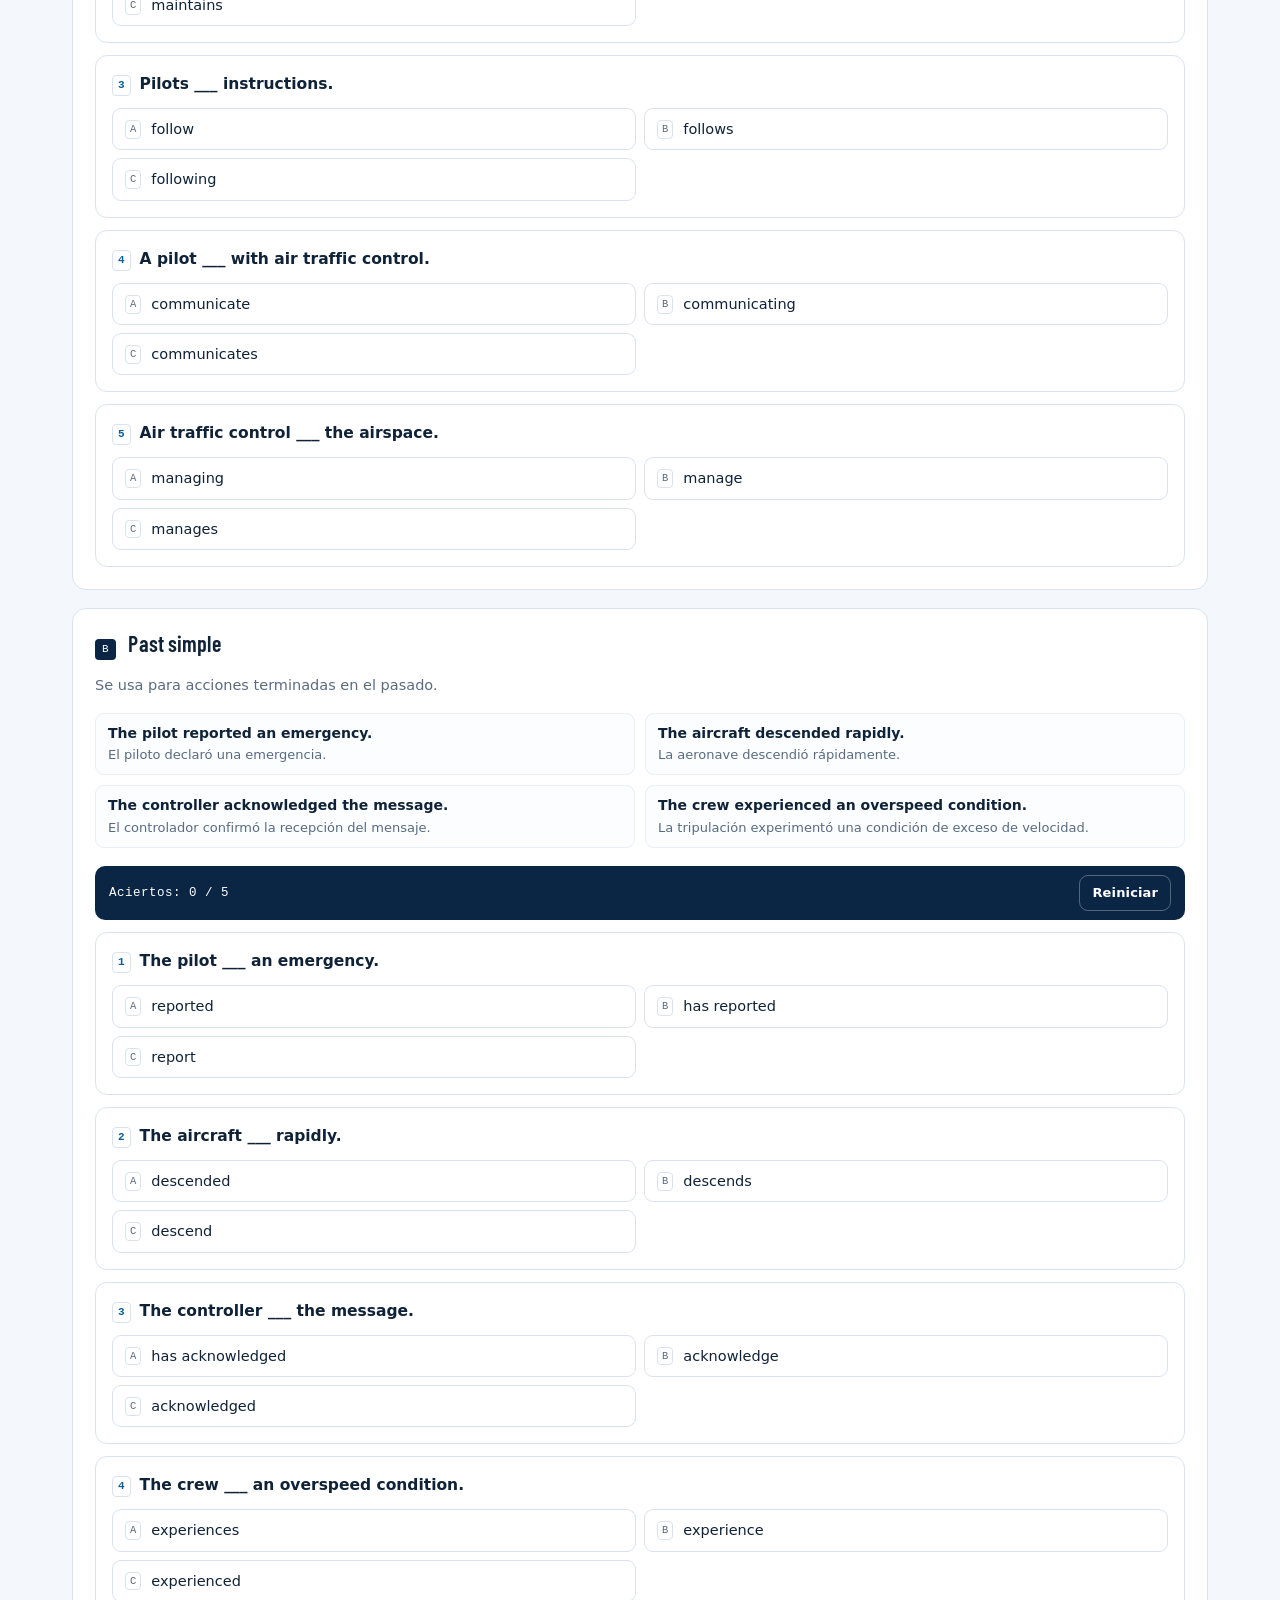
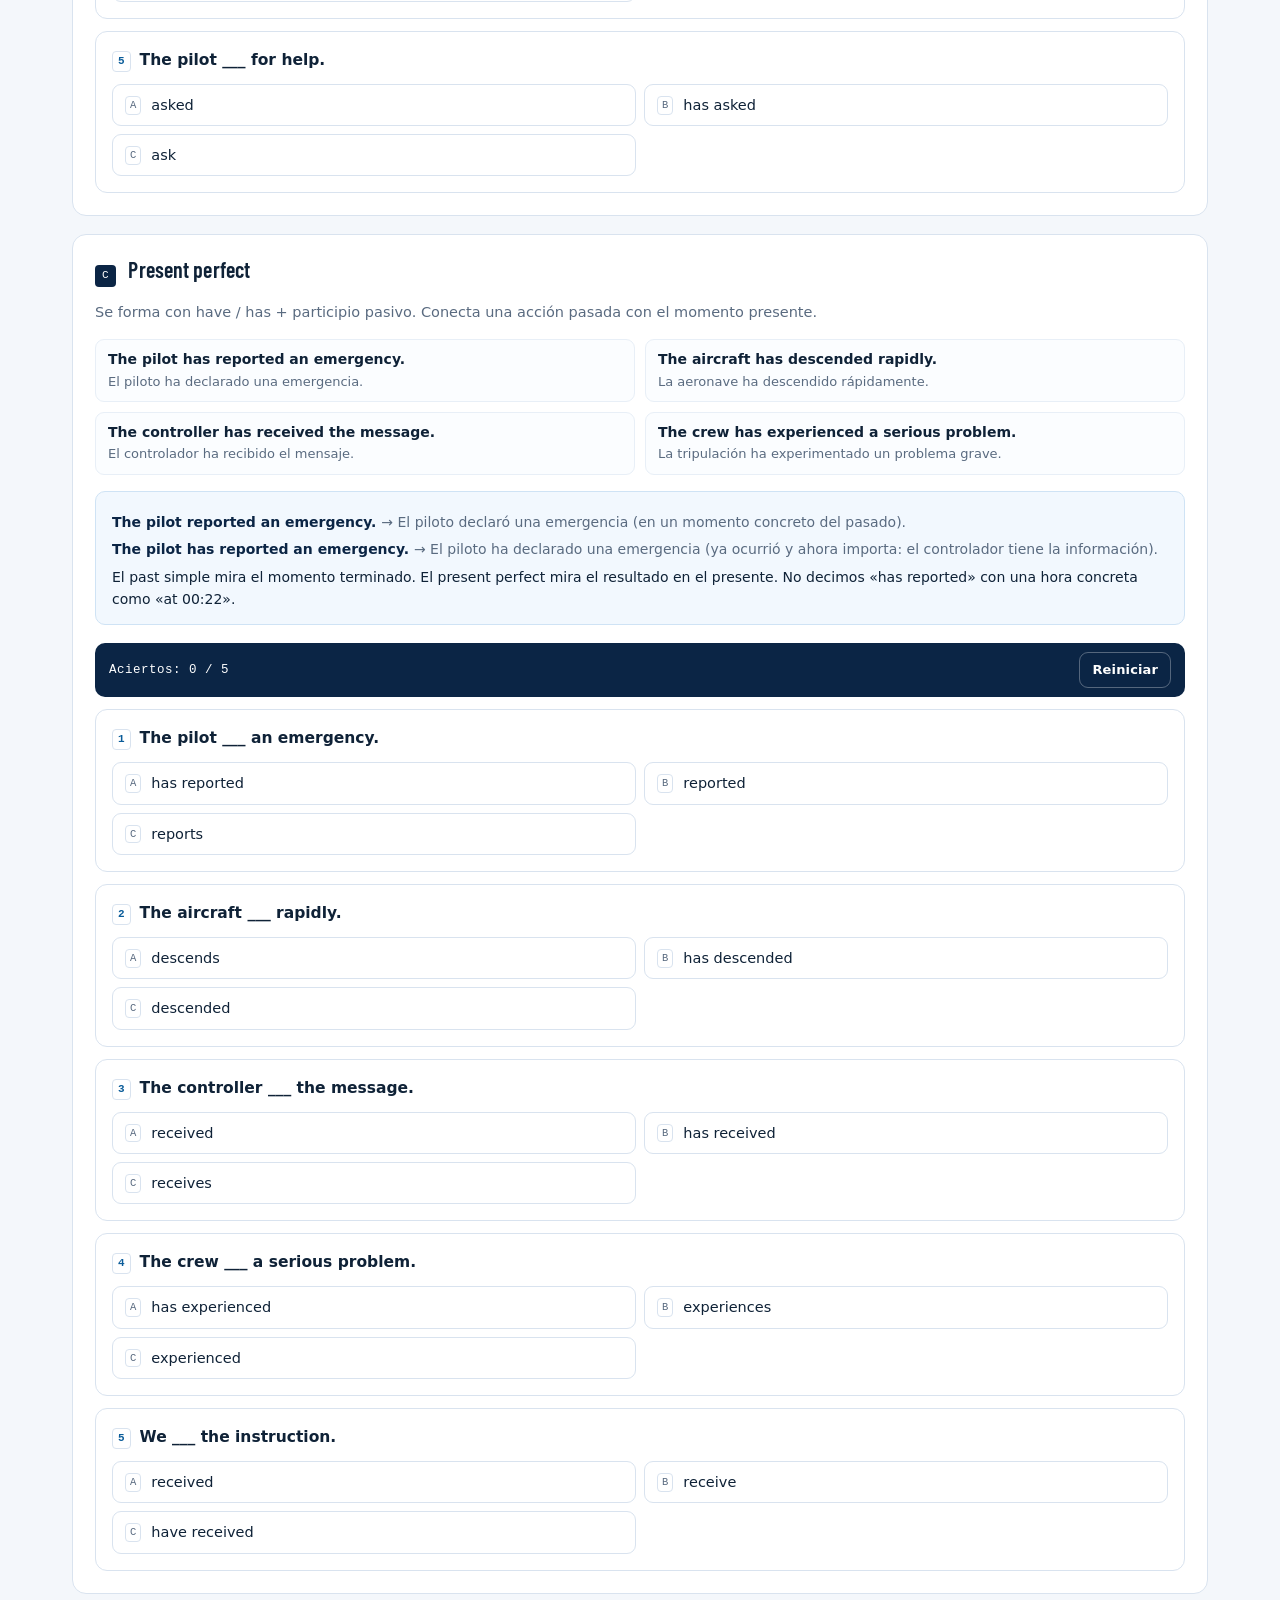
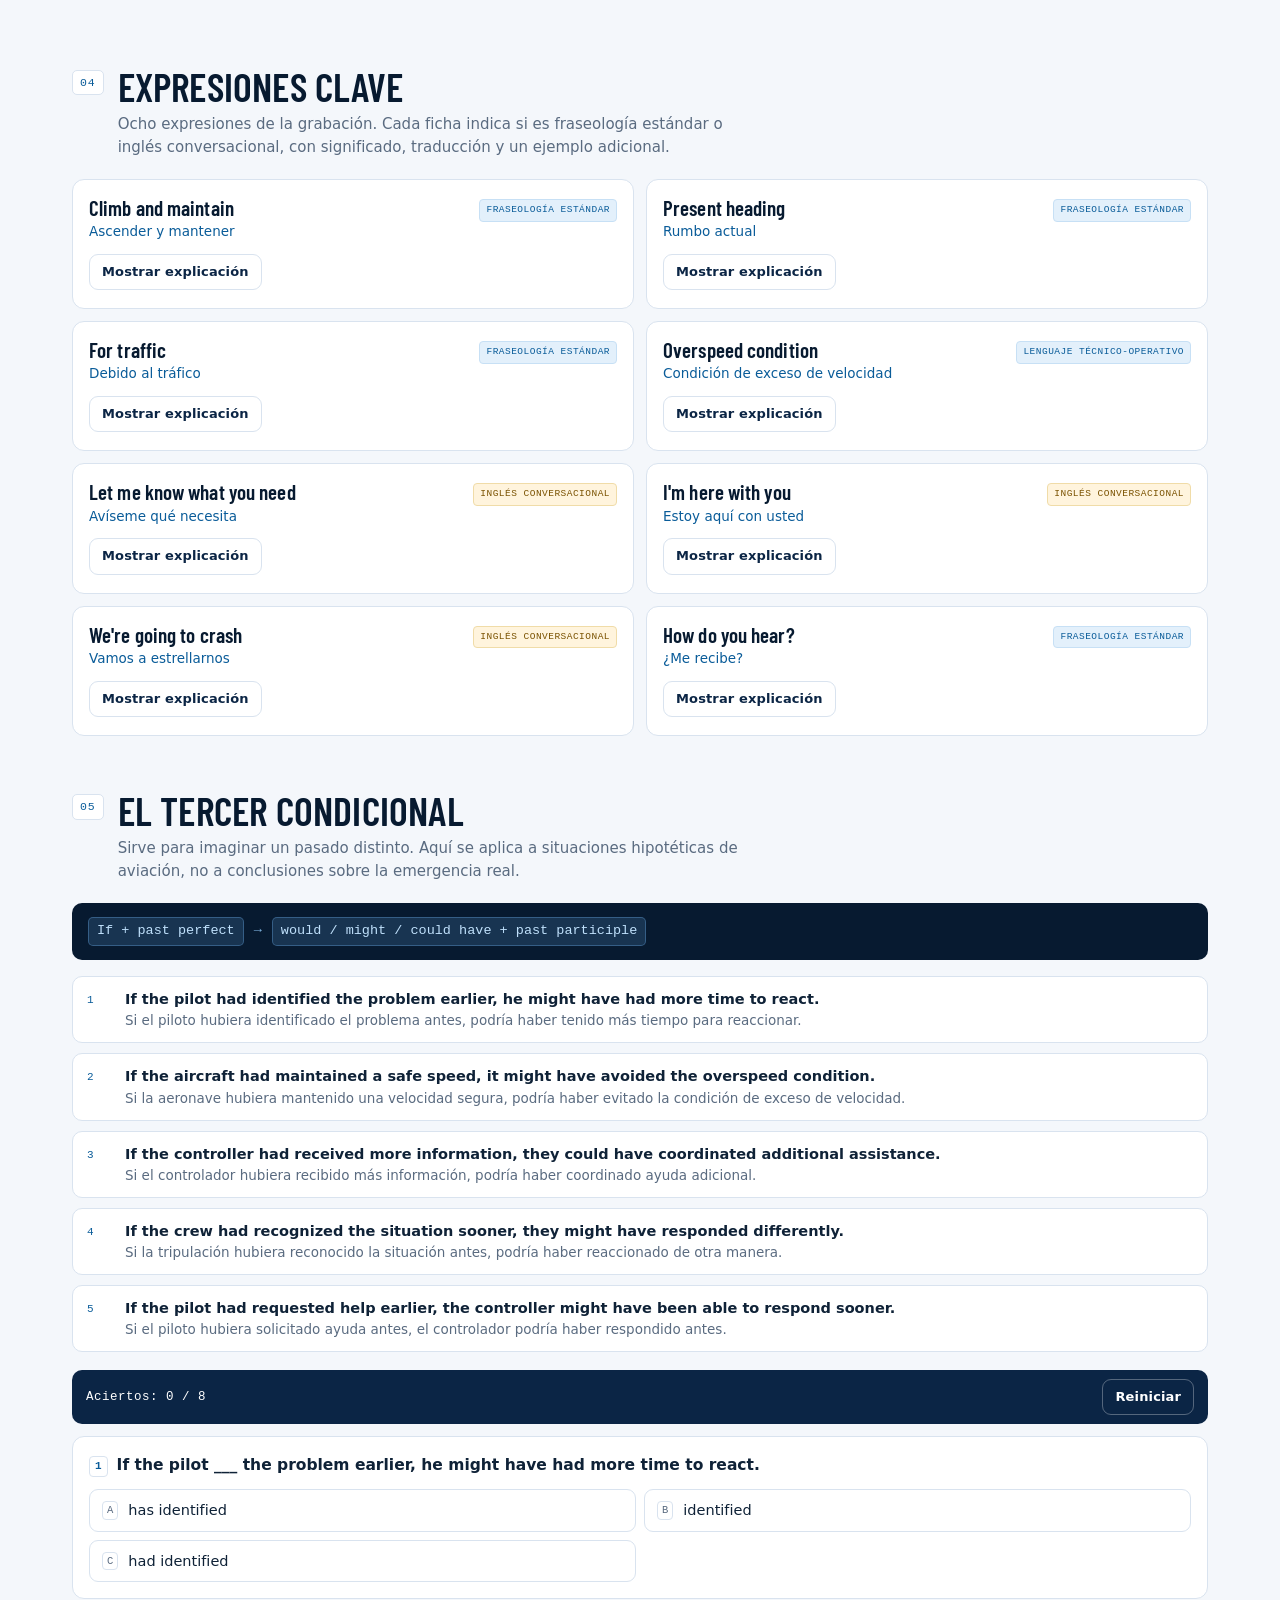
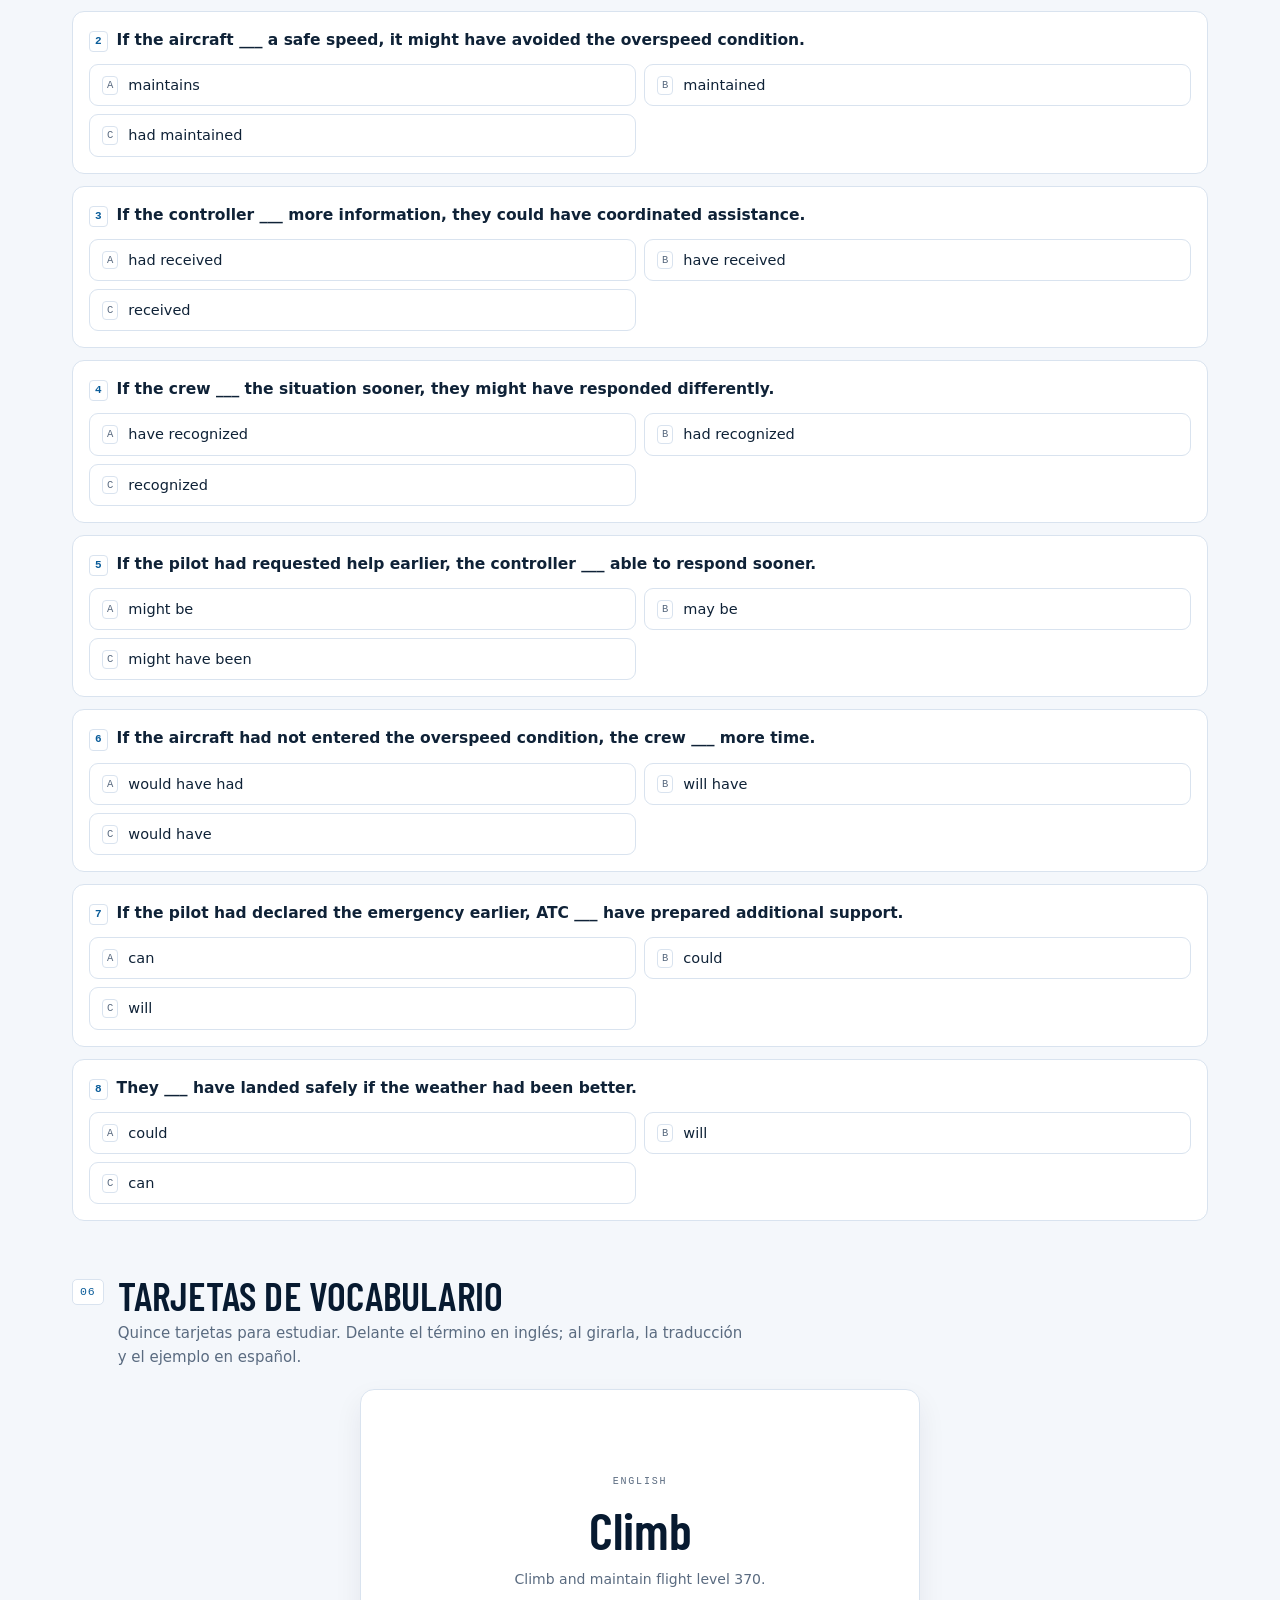
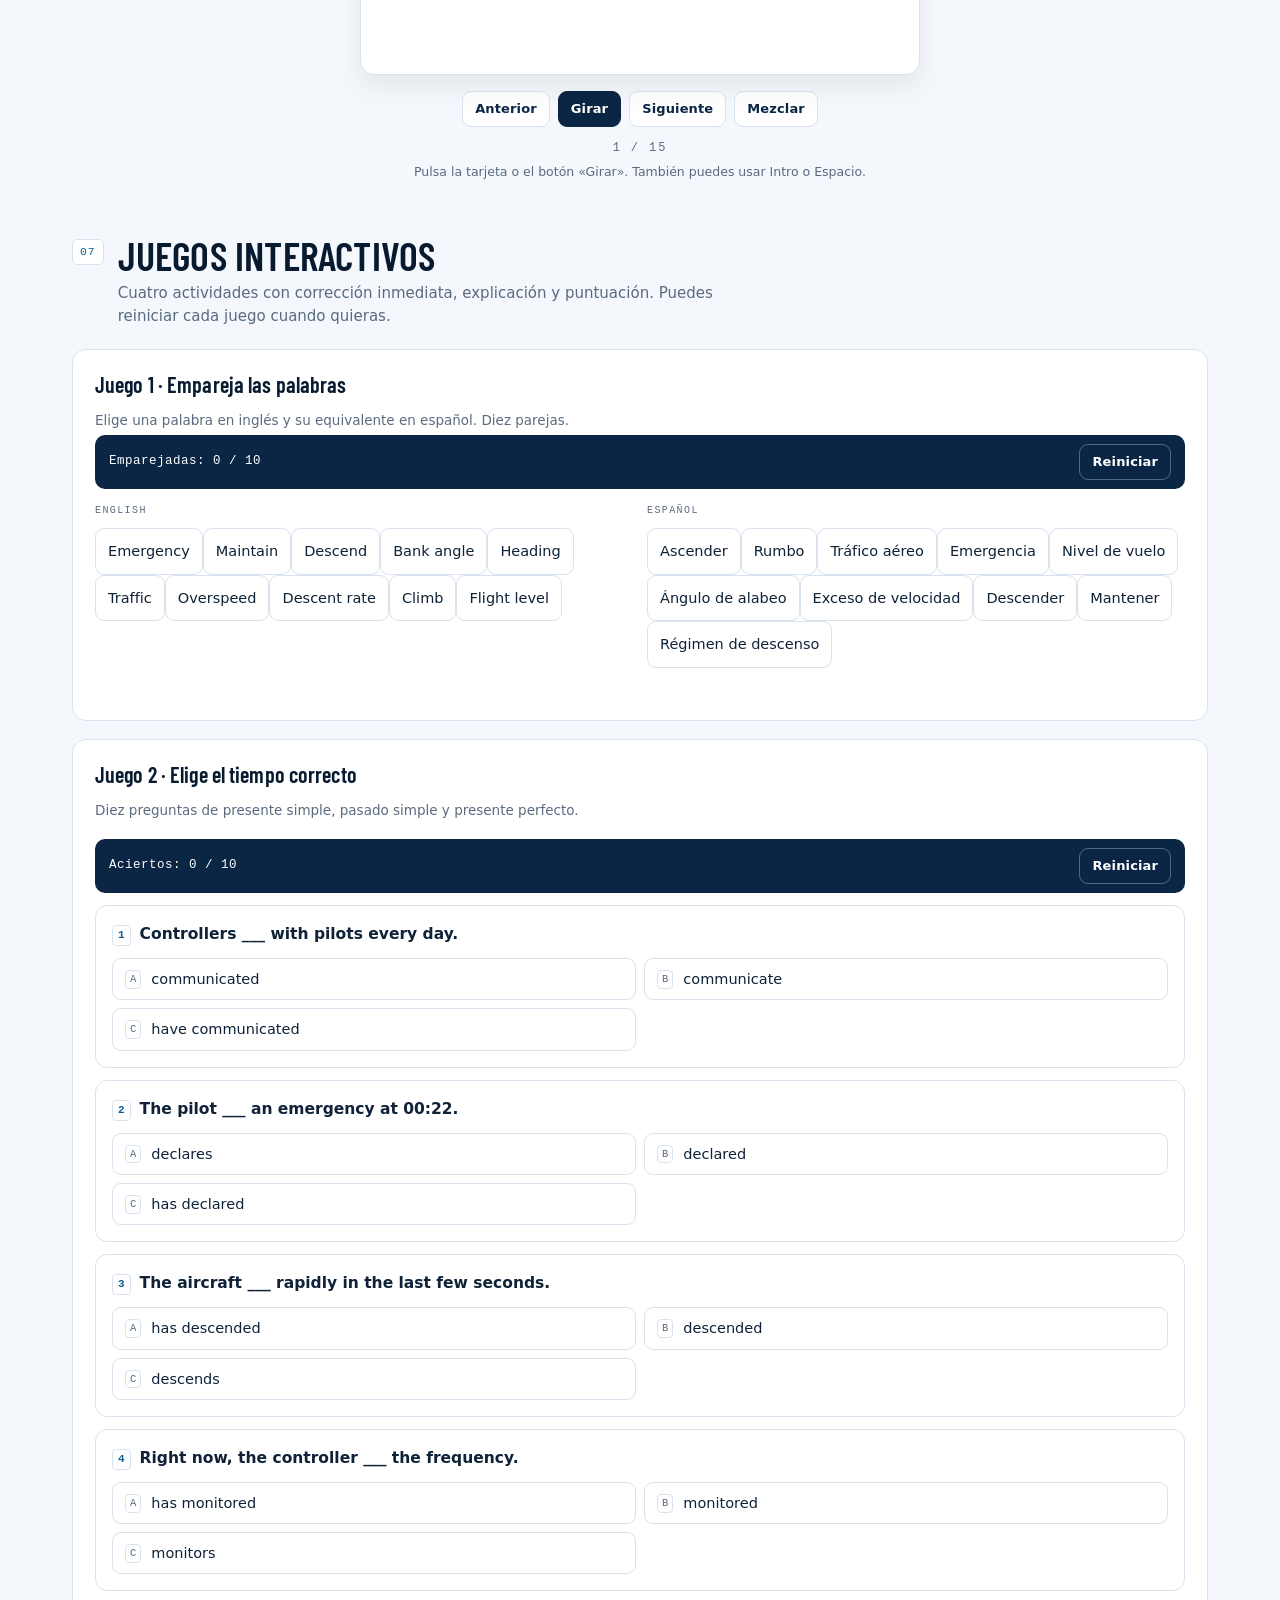
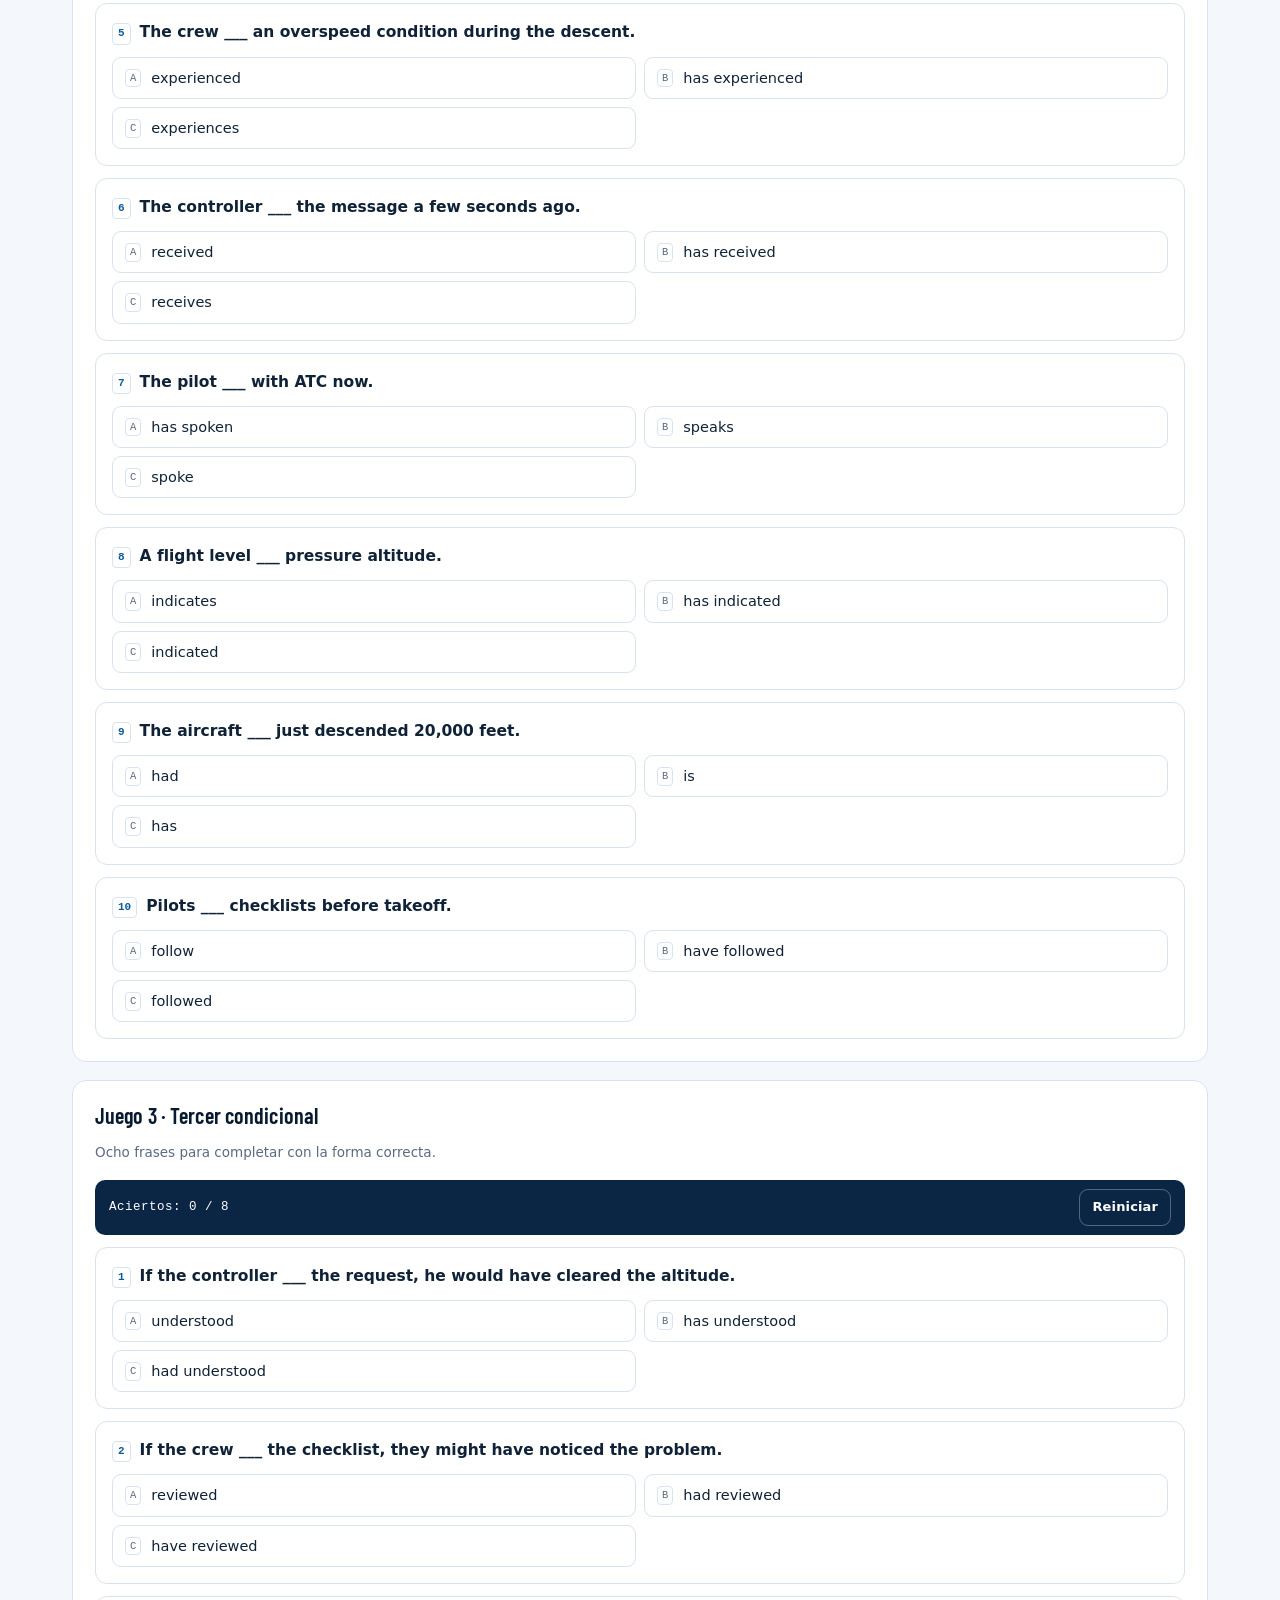
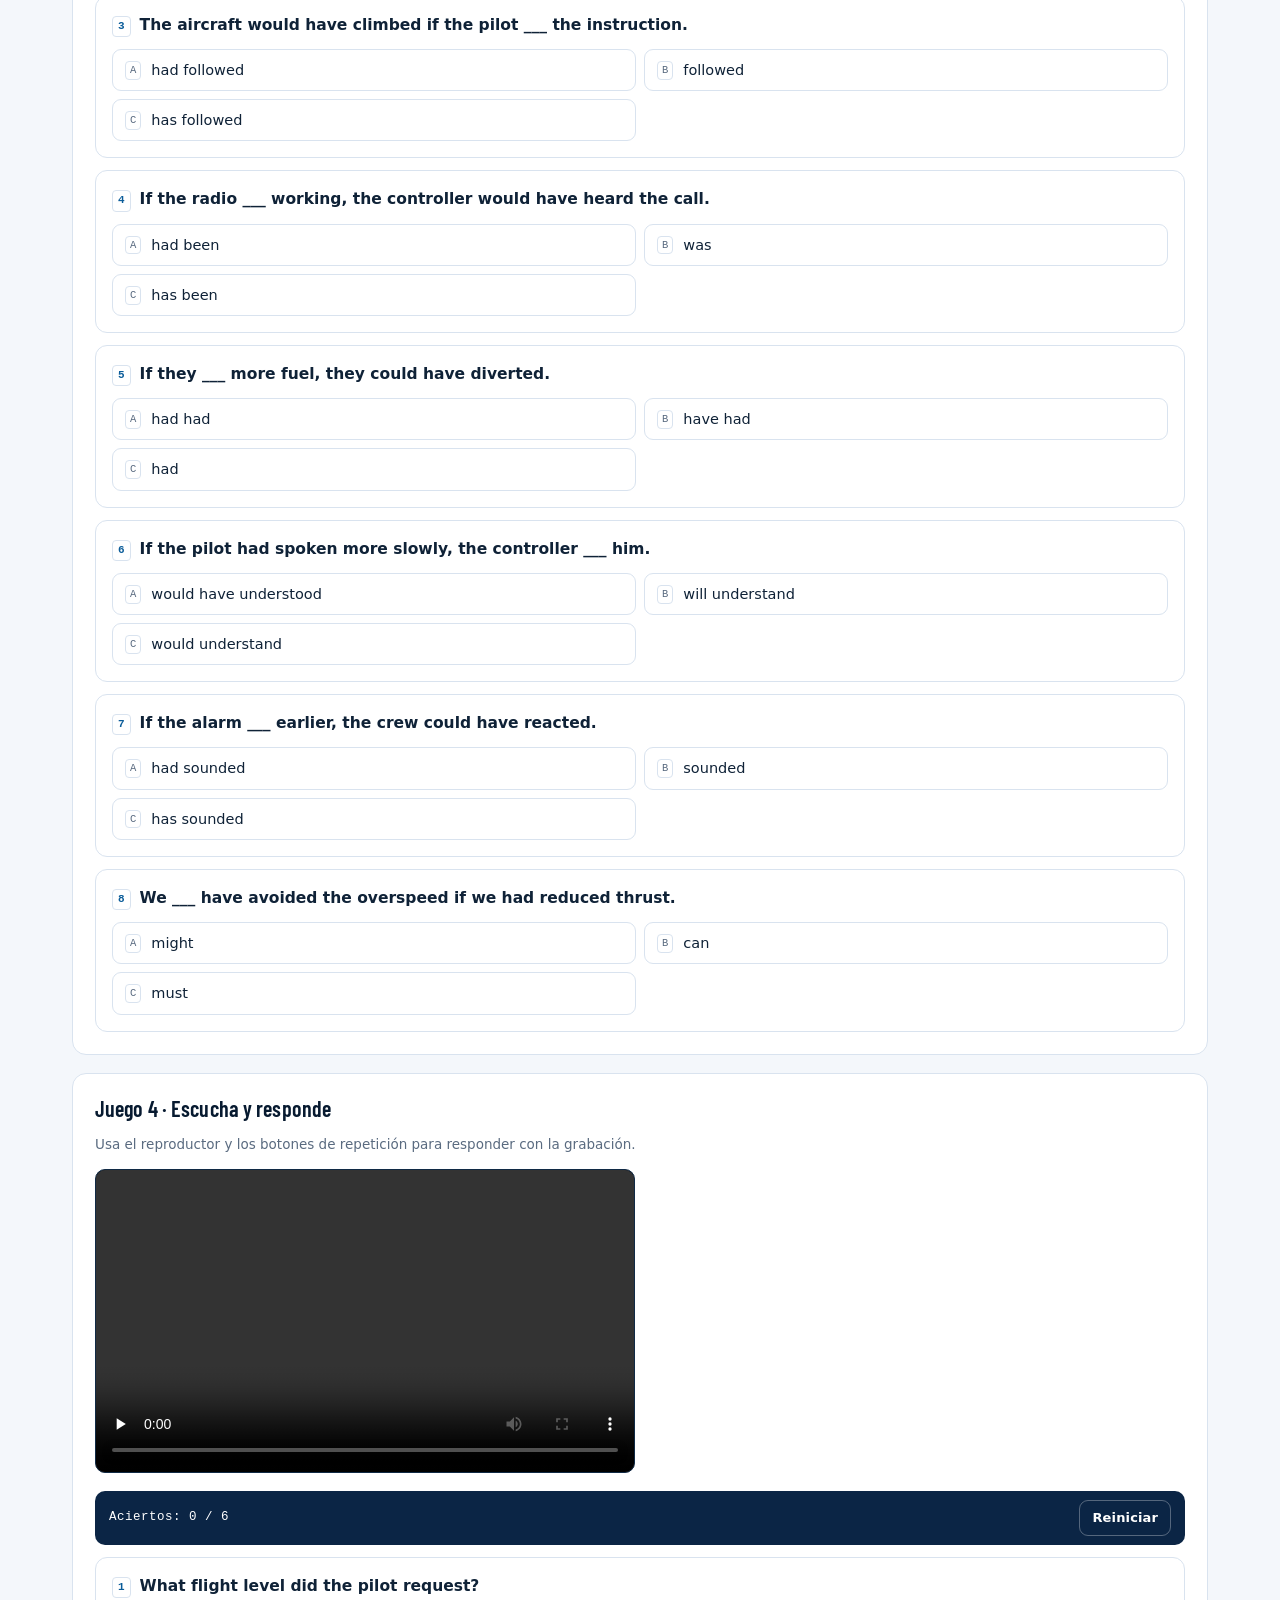
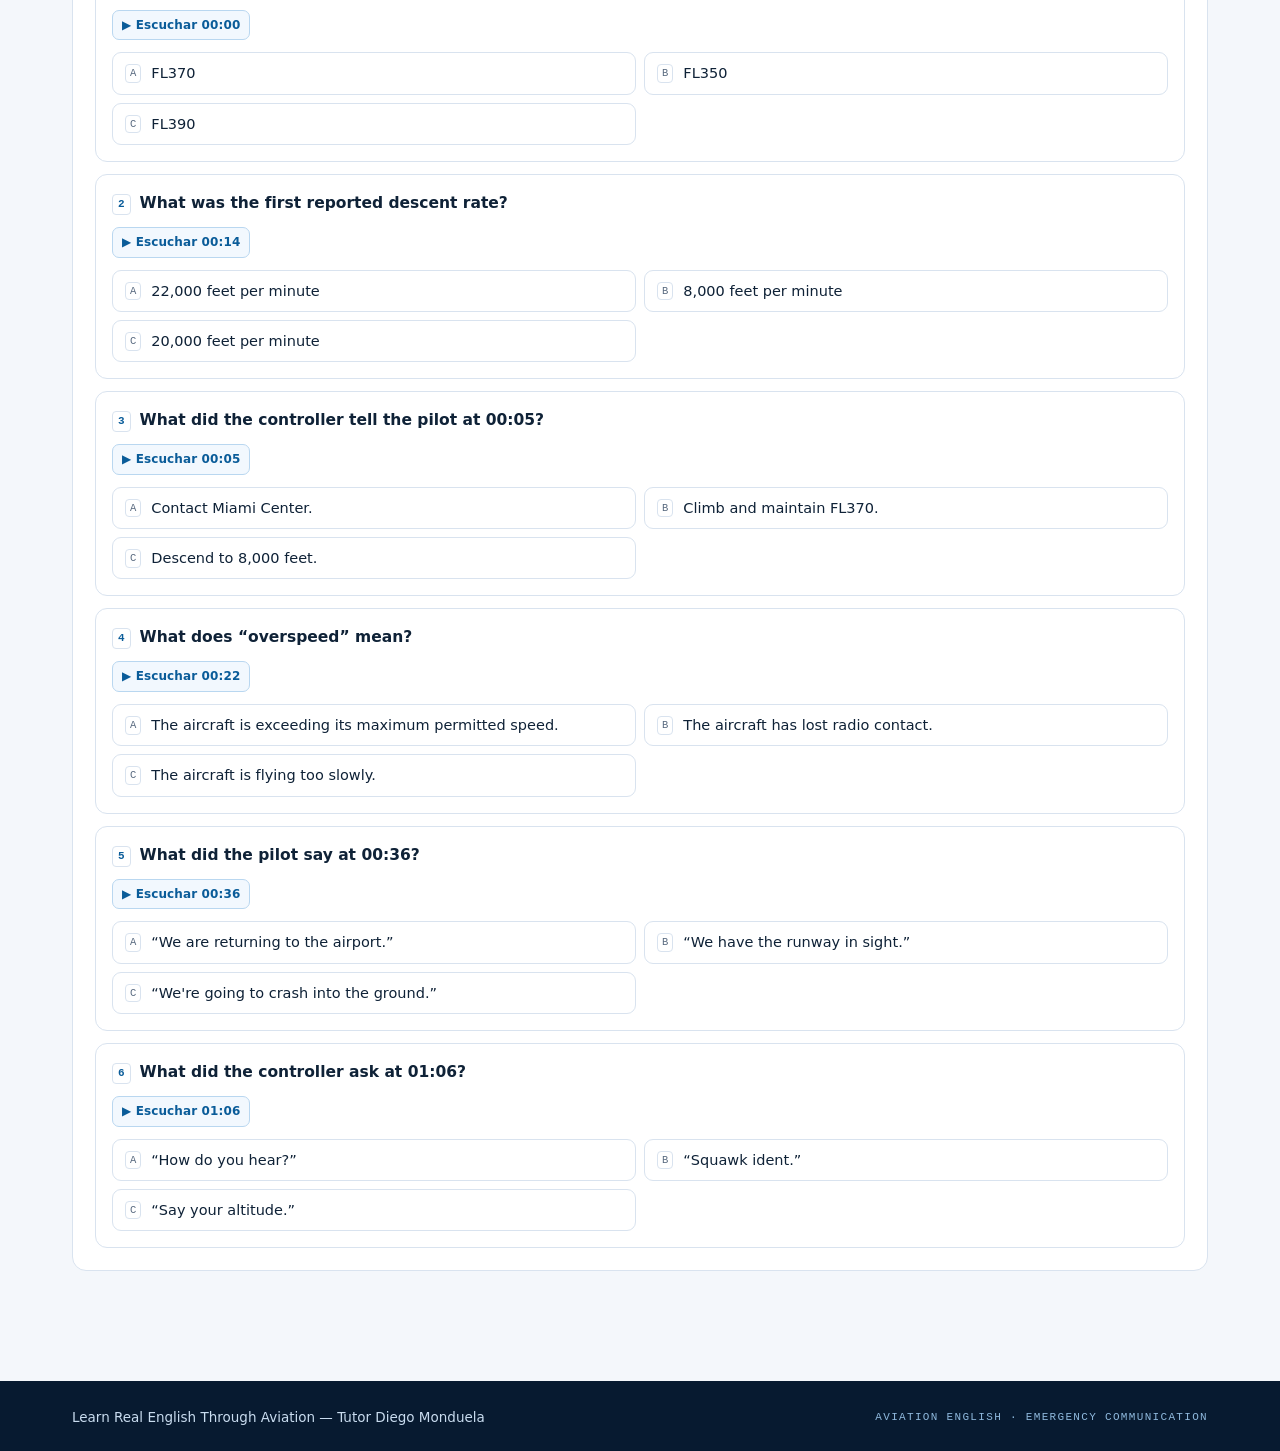
<file: accidente.html>
<!doctype html>
<html lang="es">
<head>
<meta charset="utf-8" />
<meta name="viewport" content="width=device-width, initial-scale=1" />
<title>Aviation English — Emergency Communication | Tutor Diego Monduela</title>
<meta name="description" content="Lección interactiva de inglés aeronáutico basada en una grabación real de emergencia aérea. Tutor: Diego Monduela." />
<link rel="preconnect" href="https://fonts.googleapis.com" />
<link rel="preconnect" href="https://fonts.gstatic.com" crossorigin />
<link href="https://fonts.googleapis.com/css2?family=Barlow+Condensed:wght@500;600;700&display=swap" rel="stylesheet" />
<style>
:root{
  --navy-900:#071a30;
  --navy-800:#0b2545;
  --navy-700:#123a63;
  --sky-700:#0a5c99;
  --sky-600:#0e6fb8;
  --sky-500:#1b86d6;
  --sky-100:#e3f0fb;
  --sky-50:#f2f8fe;
  --bg:#f4f7fb;
  --surface:#ffffff;
  --fg:#0f2237;
  --muted:#5a6b80;
  --border:#d9e3ef;
  --ok:#0f7a4a;
  --ok-bg:#e6f6ee;
  --bad:#b3261e;
  --bad-bg:#fdecea;
  --warn:#8a5a00;
  --warn-bg:#fff4dd;
  --font-display:'Barlow Condensed','Arial Narrow','Helvetica Neue',sans-serif;
  --font-body:'Segoe UI',system-ui,-apple-system,'Helvetica Neue',Arial,sans-serif;
  --font-mono:'JetBrains Mono',ui-monospace,SFMono-Regular,Menlo,Consolas,monospace;
}
*,*::before,*::after{box-sizing:border-box}
html{scroll-behavior:smooth}
body{
  margin:0;
  background:var(--bg);
  color:var(--fg);
  font-family:var(--font-body);
  font-size:17px;
  line-height:1.55;
  -webkit-font-smoothing:antialiased;
  -moz-osx-font-smoothing:grayscale;
}
h1,h2,h3{font-family:var(--font-display);font-weight:600;letter-spacing:.005em}
p{margin:0}
a{color:var(--sky-700)}
.wrap{max-width:1180px;margin:0 auto;padding:0 22px}
.eyebrow{
  font-family:var(--font-mono);
  font-size:11px;
  letter-spacing:.18em;
  text-transform:uppercase;
  color:#9fc6ea;
  margin:0 0 10px;
}
.small{font-size:13px}
.muted{color:var(--muted)}

.site-head{
  background:var(--navy-900);
  color:#fff;
  padding:36px 0 32px;
  border-bottom:1px solid rgba(255,255,255,.08);
}
.head-inner{display:flex;justify-content:space-between;align-items:flex-end;gap:26px;flex-wrap:wrap}
.site-head h1{
  font-size:clamp(40px,7.2vw,70px);
  line-height:.92;
  margin:0;
  text-transform:uppercase;
  letter-spacing:.01em;
  color:#fff;
}
.site-head .sub{
  margin-top:12px;
  max-width:56ch;
  color:#b9d3ea;
  font-size:15.5px;
}
.site-head .sub strong{color:#fff;font-weight:600}
.head-meta{display:flex;gap:8px;flex-wrap:wrap;padding-bottom:6px}
.pill{
  font-family:var(--font-mono);
  font-size:11px;
  letter-spacing:.12em;
  text-transform:uppercase;
  color:#cfe6fb;
  border:1px solid rgba(150,200,255,.28);
  border-radius:5px;
  padding:5px 9px;
  white-space:nowrap;
}

.tabs{
  position:sticky;
  top:0;
  z-index:50;
  background:rgba(255,255,255,.95);
  backdrop-filter:blur(8px);
  -webkit-backdrop-filter:blur(8px);
  border-bottom:1px solid var(--border);
}
.tabs-inner{display:flex;gap:4px;overflow-x:auto;padding:8px 22px;scrollbar-width:none}
.tabs-inner::-webkit-scrollbar{display:none}
.tab{
  flex:0 0 auto;
  padding:9px 14px;
  border-radius:999px;
  color:var(--muted);
  font-size:13.5px;
  font-weight:600;
  letter-spacing:.01em;
  text-decoration:none;
  border:1px solid transparent;
  white-space:nowrap;
}
.tab:hover{background:var(--sky-50);color:var(--navy-800)}
.tab.active{background:var(--navy-800);color:#fff}

main{padding-bottom:20px}
.block{padding:46px 0 8px;scroll-margin-top:78px}
.section-head{display:flex;gap:14px;align-items:flex-start;margin-bottom:20px}
.num{
  font-family:var(--font-mono);
  font-size:11.5px;
  color:var(--sky-700);
  border:1px solid var(--border);
  background:#fff;
  border-radius:5px;
  padding:3px 7px;
  letter-spacing:.08em;
  margin-top:4px;
  flex:0 0 auto;
}
h2{
  font-size:clamp(28px,3.4vw,40px);
  line-height:1;
  margin:0;
  text-transform:uppercase;
  color:var(--navy-900);
}
.lead{color:var(--muted);max-width:66ch;margin-top:7px;font-size:15px}
h3{font-size:22px;line-height:1.1;margin:0}

.btn{
  font:inherit;
  font-size:14.5px;
  font-weight:600;
  letter-spacing:.01em;
  padding:10px 16px;
  border-radius:9px;
  border:1px solid var(--border);
  background:#fff;
  color:var(--navy-800);
  cursor:pointer;
  transition:background .15s,border-color .15s,transform .05s;
}
.btn:hover{border-color:#b9cde3;background:var(--sky-50)}
.btn:active{transform:translateY(1px)}
.btn.primary{background:var(--navy-800);border-color:var(--navy-800);color:#fff}
.btn.primary:hover{background:var(--navy-700);border-color:var(--navy-700)}
.btn.small{font-size:13px;padding:7px 12px}
.btn.tiny{font-size:12px;padding:5px 9px;border-radius:7px}
:focus-visible{outline:2px solid var(--sky-500);outline-offset:2px}

.video-layout{display:grid;grid-template-columns:minmax(0,1.6fr) minmax(0,1fr);gap:20px;align-items:start}
.player{
  position:relative;
  background:#04101f;
  border-radius:14px;
  overflow:hidden;
  border:1px solid #102a45;
}
.player video{display:block;width:100%;aspect-ratio:16/9;background:#000}
.caption-box{
  position:absolute;
  left:12px;
  right:12px;
  bottom:62px;
  text-align:left;
  background:rgba(4,16,31,.88);
  color:#fff;
  border:1px solid rgba(150,200,255,.24);
  border-radius:10px;
  padding:10px 12px;
  cursor:pointer;
  display:block;
  max-height:46%;
  overflow:auto;
  font:inherit;
}
.caption-box:hover{border-color:var(--sky-500)}
.cap-en{display:block;font-size:15px;font-weight:600;line-height:1.35}
.cap-es{display:block;font-size:13.5px;color:#bcd6ef;margin-top:3px;line-height:1.35}
.hide-es .caption-box .cap-es,
.hide-es .transcript .es{display:none}

.controls{display:flex;gap:8px;flex-wrap:wrap;align-items:center;margin-top:12px}
.ctrl-hint{font-size:12.5px;color:var(--muted);margin-left:2px}
.note{
  margin-top:14px;
  padding:13px 15px;
  border:1px solid #f0dca8;
  background:var(--warn-bg);
  border-radius:10px;
  font-size:13.5px;
  color:#4a3a12;
  line-height:1.5;
}
.note strong{color:#3a2c08}
.note a{color:#6b4a00}

.transcript-wrap{
  background:var(--surface);
  border:1px solid var(--border);
  border-radius:14px;
  overflow:hidden;
  display:flex;
  flex-direction:column;
  max-height:560px;
}
.transcript-head{
  display:flex;
  justify-content:space-between;
  align-items:baseline;
  gap:10px;
  padding:13px 16px;
  border-bottom:1px solid var(--border);
}
.transcript-head h3{font-size:19px}
.transcript{overflow-y:auto;flex:1}
.cue{
  display:grid;
  grid-template-columns:50px 1fr 20px;
  gap:10px;
  width:100%;
  padding:10px 14px;
  border:0;
  border-bottom:1px solid #eef3f9;
  background:none;
  text-align:left;
  font:inherit;
  color:inherit;
  cursor:pointer;
}
.cue:last-child{border-bottom:0}
.cue:hover{background:var(--sky-50)}
.cue.active{background:var(--sky-100);box-shadow:inset 3px 0 0 var(--sky-600)}
.cue-time{font-family:var(--font-mono);font-size:11.5px;color:var(--muted);padding-top:2px}
.cue-body{display:block}
.cue .en{display:block;font-size:14px;font-weight:600;line-height:1.4;color:var(--fg)}
.cue .es{display:block;font-size:13px;color:var(--muted);line-height:1.4;margin-top:2px}
.cue .flag{
  display:inline-block;
  margin-top:5px;
  font-family:var(--font-mono);
  font-size:10px;
  letter-spacing:.05em;
  text-transform:uppercase;
  color:var(--warn);
  background:var(--warn-bg);
  border:1px solid #f0dca8;
  border-radius:4px;
  padding:1px 5px;
}
.cue-play{font-size:11px;color:var(--sky-600);opacity:.65;padding-top:4px}

.dict-toolbar{display:flex;gap:12px;align-items:center;flex-wrap:wrap;margin-bottom:14px}
.search{
  flex:1;
  min-width:220px;
  padding:11px 13px;
  border:1px solid var(--border);
  border-radius:9px;
  font:inherit;
  font-size:15px;
  background:#fff;
  color:var(--fg);
}
.search:focus{outline:2px solid var(--sky-500);outline-offset:1px;border-color:transparent}
.dict{border:1px solid var(--border);border-radius:14px;overflow:hidden;background:var(--surface)}
.dict-row{
  display:grid;
  grid-template-columns:minmax(160px,.8fr) 1.4fr;
  gap:18px;
  padding:12px 16px;
  border-bottom:1px solid #eef3f9;
}
.dict-row:last-child{border-bottom:0}
.dict-term .en{display:block;font-weight:700;font-size:15.5px}
.dict-term .es{display:block;color:var(--sky-700);font-size:13.5px;margin-top:1px}
.dict-ex p{font-size:13.5px;line-height:1.45}
.dict-ex .es{color:var(--muted);font-size:13px}

.grammar-block{
  background:var(--surface);
  border:1px solid var(--border);
  border-radius:14px;
  padding:22px;
  margin-bottom:18px;
}
.gb-head{display:flex;gap:12px;align-items:baseline;flex-wrap:wrap;margin-bottom:4px}
.gb-tag{
  font-family:var(--font-mono);
  font-size:11px;
  color:#fff;
  background:var(--navy-800);
  border-radius:4px;
  padding:2px 7px;
  letter-spacing:.08em;
}
.gb-use{color:var(--muted);font-size:14.5px;margin:2px 0 0 0;flex-basis:100%}
.examples{display:grid;grid-template-columns:1fr 1fr;gap:10px;margin:16px 0 4px}
.ex{
  border:1px solid #e8eff7;
  border-radius:9px;
  padding:10px 12px;
  background:#fbfdff;
}
.ex .en{font-size:14px;font-weight:600;line-height:1.4}
.ex .es{font-size:13px;color:var(--muted);margin-top:3px;line-height:1.4}
.contrast{
  margin:16px 0 0;
  padding:14px 16px;
  border:1px solid #cfe3f5;
  background:var(--sky-50);
  border-radius:10px;
  font-size:14px;
}
.contrast p{margin-top:6px}
.contrast .pair{font-weight:600;color:var(--navy-800)}
.contrast .pair span{font-weight:400;color:var(--muted)}

.quiz{margin-top:18px}
.quiz-bar{
  display:flex;
  justify-content:space-between;
  align-items:center;
  gap:12px;
  padding:9px 14px;
  background:var(--navy-800);
  color:#fff;
  border-radius:10px;
  font-size:14px;
}
.quiz-score{font-family:var(--font-mono);font-size:12.5px;letter-spacing:.04em}
.quiz-bar .btn{background:transparent;color:#fff;border-color:rgba(255,255,255,.3)}
.quiz-bar .btn:hover{background:rgba(255,255,255,.12);border-color:rgba(255,255,255,.45)}
.q-list{display:grid;gap:12px;margin-top:12px}
.q{background:#fff;border:1px solid var(--border);border-radius:12px;padding:16px}
.q-prompt{font-size:15.5px;font-weight:600;margin:0 0 12px;display:flex;gap:9px;align-items:flex-start}
.q-num{
  font-family:var(--font-mono);
  font-size:11px;
  color:var(--sky-700);
  border:1px solid var(--border);
  border-radius:4px;
  padding:1px 5px;
  margin-top:3px;
  flex:0 0 auto;
}
.replay{margin:0 0 12px;border-color:#b9d7f0;color:var(--sky-700);background:var(--sky-50)}
.options{display:grid;gap:8px}
.opt{
  display:flex;
  gap:10px;
  align-items:flex-start;
  text-align:left;
  font:inherit;
  font-size:14.5px;
  line-height:1.4;
  padding:10px 12px;
  border:1px solid var(--border);
  border-radius:9px;
  background:#fff;
  cursor:pointer;
  color:var(--fg);
}
.opt:hover:not(:disabled){border-color:#a9c6e4;background:var(--sky-50)}
.opt:disabled{cursor:default}
.opt-key{
  font-family:var(--font-mono);
  font-size:10.5px;
  color:var(--muted);
  border:1px solid var(--border);
  border-radius:4px;
  padding:1px 4px;
  margin-top:1px;
  flex:0 0 auto;
}
.opt.correct{border-color:#8fd0b0;background:var(--ok-bg);color:#0a4f31}
.opt.correct .opt-key{border-color:#8fd0b0;color:#0a4f31}
.opt.wrong{border-color:#f0b4ae;background:var(--bad-bg);color:#7a1a14}
.opt.wrong .opt-key{border-color:#f0b4ae;color:#7a1a14}
.q-why{
  margin:12px 0 0;
  padding:10px 12px;
  border:1px solid #d6e8f9;
  background:var(--sky-50);
  border-radius:8px;
  font-size:13.5px;
  line-height:1.45;
  color:#22415f;
}

.structure{
  display:flex;
  gap:10px;
  flex-wrap:wrap;
  align-items:center;
  font-family:var(--font-mono);
  font-size:13.5px;
  background:var(--navy-900);
  color:#dcecfa;
  border-radius:10px;
  padding:14px 16px;
  margin-bottom:16px;
}
.structure .chip{
  background:rgba(120,190,255,.16);
  border:1px solid rgba(120,190,255,.3);
  border-radius:5px;
  padding:3px 8px;
  color:#bfe0fb;
}
.structure .arrow{color:#7fb4e0}
.tc-list{display:grid;gap:10px;margin-bottom:6px}
.tc{
  display:grid;
  grid-template-columns:26px 1fr;
  gap:12px;
  padding:12px 14px;
  border:1px solid var(--border);
  border-radius:10px;
  background:#fff;
}
.tc .n{font-family:var(--font-mono);font-size:11px;color:var(--sky-700);padding-top:3px}
.tc .en{font-size:14.5px;font-weight:600;line-height:1.4}
.tc .es{font-size:13.5px;color:var(--muted);margin-top:2px;line-height:1.4}

.exp-grid{display:grid;grid-template-columns:1fr 1fr;gap:12px}
.exp{background:#fff;border:1px solid var(--border);border-radius:12px;padding:16px}
.exp-head{display:flex;justify-content:space-between;gap:12px;align-items:flex-start;margin-bottom:12px}
.exp h3{font-size:21px;color:var(--navy-900)}
.exp-es{font-size:13.5px;color:var(--sky-700);margin-top:2px}
.tag{
  font-family:var(--font-mono);
  font-size:9.5px;
  letter-spacing:.05em;
  text-transform:uppercase;
  border-radius:4px;
  padding:3px 6px;
  white-space:nowrap;
  flex:0 0 auto;
  margin-top:3px;
}
.tag.std{color:#0a5c99;background:var(--sky-100);border:1px solid #c7e0f5}
.tag.conv{color:#7a5200;background:var(--warn-bg);border:1px solid #f0dca8}
.exp-toggle{margin-bottom:2px}
.exp-body{margin-top:12px;border-top:1px solid #eef3f9;padding-top:12px;font-size:13.5px}
.exp-meaning{font-size:14px;line-height:1.5}
.exp-ex{margin-top:8px;line-height:1.45}
.exp-ex.es{color:var(--muted);font-size:13px;margin-top:2px}
.exp-lab{
  font-family:var(--font-mono);
  font-size:9.5px;
  letter-spacing:.08em;
  text-transform:uppercase;
  color:var(--muted);
  border:1px solid var(--border);
  border-radius:3px;
  padding:1px 4px;
  margin-right:4px;
}

.fc-stage{max-width:560px;margin:0 auto}
.fc-scene{perspective:1400px;height:286px;margin-bottom:16px}
.fc-card{
  position:relative;
  width:100%;
  height:100%;
  transform-style:preserve-3d;
  transition:transform .4s cubic-bezier(.2,.7,.2,1);
  cursor:pointer;
  border:0;
  background:transparent;
  padding:0;
  font:inherit;
  color:inherit;
}
.fc-card.flipped{transform:rotateY(180deg)}
.fc-face{
  position:absolute;
  inset:0;
  backface-visibility:hidden;
  -webkit-backface-visibility:hidden;
  border-radius:14px;
  border:1px solid var(--border);
  background:#fff;
  padding:26px;
  display:flex;
  flex-direction:column;
  justify-content:center;
  align-items:center;
  text-align:center;
  box-shadow:0 12px 28px rgba(9,30,60,.07);
}
.fc-back{transform:rotateY(180deg);background:var(--navy-800);border-color:var(--navy-800);color:#fff}
.fc-kicker{
  font-family:var(--font-mono);
  font-size:10px;
  letter-spacing:.18em;
  text-transform:uppercase;
  color:var(--muted);
  margin-bottom:14px;
}
.fc-back .fc-kicker{color:#8fb9dd}
.fc-word{font-family:var(--font-display);font-size:clamp(38px,5vw,52px);line-height:1;font-weight:600;color:var(--navy-900)}
.fc-back .fc-word{color:#fff}
.fc-ex{margin-top:14px;font-size:14px;color:var(--muted);max-width:38ch;line-height:1.45}
.fc-back .fc-ex{color:#c3dcef}
.fc-controls{display:flex;gap:8px;justify-content:center;flex-wrap:wrap}
.fc-count{
  text-align:center;
  font-family:var(--font-mono);
  font-size:12px;
  letter-spacing:.16em;
  color:var(--muted);
  margin-top:12px;
}
.fc-hint{text-align:center;font-size:12.5px;color:var(--muted);margin-top:4px}

.game{
  background:var(--surface);
  border:1px solid var(--border);
  border-radius:14px;
  padding:22px;
  margin-bottom:18px;
}
.game-head{display:flex;gap:12px;align-items:baseline;flex-wrap:wrap;margin-bottom:4px}
.game-head h3{color:var(--navy-900)}
.game-sub{font-size:13.5px;color:var(--muted);flex-basis:100%;margin-top:2px}
.match-grid{display:grid;grid-template-columns:1fr 1fr;gap:14px;margin-top:14px}
.match-col{display:grid;gap:8px;align-content:start}
.match-col h4{
  font-family:var(--font-mono);
  font-size:10px;
  letter-spacing:.14em;
  text-transform:uppercase;
  color:var(--muted);
  margin:0 0 2px;
  font-weight:500;
}
.match-item{
  font:inherit;
  font-size:14.5px;
  padding:11px 12px;
  border:1px solid var(--border);
  background:#fff;
  border-radius:9px;
  cursor:pointer;
  text-align:left;
  color:var(--fg);
}
.match-item:hover:not(:disabled){border-color:#a9c6e4;background:var(--sky-50)}
.match-item.selected{border-color:var(--sky-600);background:var(--sky-100);box-shadow:0 0 0 2px rgba(14,111,184,.14)}
.match-item.matched{border-color:#8fd0b0;background:var(--ok-bg);color:#0a4f31;cursor:default}
.match-item.miss{border-color:#e8a29b;background:var(--bad-bg)}
.sr-status{
  margin-top:12px;
  font-size:13px;
  color:var(--muted);
  min-height:18px;
}
.g4-player{max-width:540px;margin:14px 0 4px}
.g4-player video{width:100%;display:block;border-radius:10px;background:#04101f;border:1px solid #102a45;aspect-ratio:16/9}

.site-foot{
  margin-top:64px;
  background:var(--navy-900);
  color:#c9dcef;
  padding:26px 0;
  font-size:13.5px;
}
.site-foot .wrap{display:flex;justify-content:space-between;gap:12px;flex-wrap:wrap;align-items:center}
.site-foot .mono{font-family:var(--font-mono);font-size:11px;letter-spacing:.12em;text-transform:uppercase;color:#8fb9dd}

@media (min-width:760px){
  .options{grid-template-columns:1fr 1fr}
}
@media (max-width:980px){
  .video-layout{grid-template-columns:1fr}
  .transcript-wrap{max-height:420px}
  .exp-grid{grid-template-columns:1fr}
}
@media (max-width:720px){
  .examples{grid-template-columns:1fr}
  .dict-row{grid-template-columns:1fr;gap:4px}
  .fc-scene{height:320px}
  .caption-box{bottom:54px;left:8px;right:8px;padding:8px 10px}
  .cap-en{font-size:13.5px}
  .cap-es{font-size:12px}
  .game,.grammar-block{padding:16px}
  .block{padding-top:36px}
  .head-inner{align-items:flex-start}
}
@media (max-width:520px){
  .match-grid{gap:8px}
  .match-item{font-size:13px;padding:9px 10px}
  .ctrl-hint{display:none}
}
@media (prefers-reduced-motion:reduce){
  html{scroll-behavior:auto}
  *{transition:none !important;animation:none !important}
}
</style>
</head>
<body>

<header class="site-head">
  <div class="wrap head-inner">
    <div>
      <p class="eyebrow">Aviation English · Radiotelefonía</p>
      <h1>Emergency<br />Communication</h1>
      <p class="sub">Lección interactiva basada en una grabación real de emergencia aérea. Inglés y español sincronizados, vocabulario técnico, gramática y práctica guiada. Tutor: <strong>Diego Monduela</strong></p>
    </div>
    <div class="head-meta">
      <span class="pill">N722BD</span>
      <span class="pill">EN / ES</span>
      <span class="pill">Nivel B1–B2</span>
    </div>
  </div>
</header>

<nav class="tabs" aria-label="Secciones de la lección">
  <div class="wrap tabs-inner">
    <a class="tab" href="#video">Vídeo</a>
    <a class="tab" href="#diccionario">Diccionario</a>
    <a class="tab" href="#gramatica">Gramática</a>
    <a class="tab" href="#expresiones">Expresiones</a>
    <a class="tab" href="#condicional">Condicional</a>
    <a class="tab" href="#flashcards">Tarjetas</a>
    <a class="tab" href="#juegos">Juegos</a>
  </div>
</nav>

<main>

<section id="video" class="block">
  <div class="wrap">
    <div class="section-head">
      <span class="num">01</span>
      <div>
        <h2>Vídeo y subtítulos</h2>
        <p class="lead">Escucha la grabación con subtítulos bilingües sincronizados. Pulsa cualquier línea del transcript —o el subtítulo sobre el vídeo— para repetir esa frase.</p>
      </div>
    </div>

    <div class="video-layout">
      <div>
        <div class="player">
          <video id="videoEl" controls preload="metadata" playsinline crossorigin="anonymous">
            <source src="https://res.cloudinary.com/oxkbcyki/video/upload/airplane.mp4?_s=vp-3.7.2" type="video/mp4" />
            Tu navegador no admite vídeo HTML5.
          </video>
          <button id="captionBox" class="caption-box" type="button" aria-label="Repetir la frase actual">
            <span class="cap-en" id="capEn">—</span>
            <span class="cap-es" id="capEs">—</span>
          </button>
        </div>
        <div class="controls">
          <button id="playBtn" class="btn primary" type="button">Reproducir</button>
          <button id="replayBtn" class="btn" type="button">Repetir frase</button>
          <button id="esBtn" class="btn" type="button" aria-pressed="true">Ocultar español</button>
          <span class="ctrl-hint">Volumen y velocidad: controles del reproductor.</span>
        </div>
        <div class="note">
          <strong>Nota del instructor.</strong> Cinco fragmentos (00:00, 00:22, 00:30, 00:44 y 01:12) están marcados «Verificar con el audio». No se ha inventado diálogo: confirma esas palabras con la grabación antes de usarlas como respuesta modelo. La fraseología estándar se ha contrastado con el <a href="https://www.faa.gov/air_traffic/publications/atpubs/aim_html/" target="_blank" rel="noopener">FAA AIM</a> y la OACI (Doc 9432).
        </div>
      </div>

      <aside class="transcript-wrap" aria-label="Transcripción bilingüe">
        <div class="transcript-head">
          <h3>Transcript</h3>
          <span class="muted small">14 líneas</span>
        </div>
        <div id="transcript" class="transcript"></div>
      </aside>
    </div>
  </div>
</section>

<section id="diccionario" class="block">
  <div class="wrap">
    <div class="section-head">
      <span class="num">02</span>
      <div>
        <h2>Diccionario de aviación</h2>
        <p class="lead">Quince términos de la grabación, con ejemplo en inglés y su traducción. Busca en inglés o en español.</p>
      </div>
    </div>
    <div class="dict-toolbar">
      <input id="dictSearch" class="search" type="search" placeholder="Buscar: climb, rumbo, overspeed…" aria-label="Buscar términos del diccionario" />
      <span id="dictCount" class="muted small"></span>
    </div>
    <div id="dictList" class="dict"></div>
  </div>
</section>

<section id="gramatica" class="block">
  <div class="wrap">
    <div class="section-head">
      <span class="num">03</span>
      <div>
        <h2>Gramática inglesa</h2>
        <p class="lead">Tres tiempos verbales con ejemplos del contexto aeronáutico y preguntas de comprobación. Las explicaciones están en español.</p>
      </div>
    </div>

    <div class="grammar-block">
      <div class="gb-head">
        <span class="gb-tag">A</span>
        <h3>Present simple</h3>
        <p class="gb-use">Se usa para hechos, hábitos y rutinas.</p>
      </div>
      <div class="examples">
        <div class="ex"><p class="en">Pilots communicate with controllers.</p><p class="es">Los pilotos se comunican con los controladores.</p></div>
        <div class="ex"><p class="en">Controllers monitor aircraft.</p><p class="es">Los controladores supervisan las aeronaves.</p></div>
        <div class="ex"><p class="en">The aircraft maintains its altitude.</p><p class="es">La aeronave mantiene su altitud.</p></div>
        <div class="ex"><p class="en">Pilots follow instructions.</p><p class="es">Los pilotos siguen las instrucciones.</p></div>
      </div>
      <div class="quiz" data-quiz="presentSimple"></div>
    </div>

    <div class="grammar-block">
      <div class="gb-head">
        <span class="gb-tag">B</span>
        <h3>Past simple</h3>
        <p class="gb-use">Se usa para acciones terminadas en el pasado.</p>
      </div>
      <div class="examples">
        <div class="ex"><p class="en">The pilot reported an emergency.</p><p class="es">El piloto declaró una emergencia.</p></div>
        <div class="ex"><p class="en">The aircraft descended rapidly.</p><p class="es">La aeronave descendió rápidamente.</p></div>
        <div class="ex"><p class="en">The controller acknowledged the message.</p><p class="es">El controlador confirmó la recepción del mensaje.</p></div>
        <div class="ex"><p class="en">The crew experienced an overspeed condition.</p><p class="es">La tripulación experimentó una condición de exceso de velocidad.</p></div>
      </div>
      <div class="quiz" data-quiz="pastSimple"></div>
    </div>

    <div class="grammar-block">
      <div class="gb-head">
        <span class="gb-tag">C</span>
        <h3>Present perfect</h3>
        <p class="gb-use">Se forma con have / has + participio pasivo. Conecta una acción pasada con el momento presente.</p>
      </div>
      <div class="examples">
        <div class="ex"><p class="en">The pilot has reported an emergency.</p><p class="es">El piloto ha declarado una emergencia.</p></div>
        <div class="ex"><p class="en">The aircraft has descended rapidly.</p><p class="es">La aeronave ha descendido rápidamente.</p></div>
        <div class="ex"><p class="en">The controller has received the message.</p><p class="es">El controlador ha recibido el mensaje.</p></div>
        <div class="ex"><p class="en">The crew has experienced a serious problem.</p><p class="es">La tripulación ha experimentado un problema grave.</p></div>
      </div>
      <div class="contrast">
        <p class="pair">The pilot reported an emergency. <span>→ El piloto declaró una emergencia (en un momento concreto del pasado).</span></p>
        <p class="pair">The pilot has reported an emergency. <span>→ El piloto ha declarado una emergencia (ya ocurrió y ahora importa: el controlador tiene la información).</span></p>
        <p>El past simple mira el momento terminado. El present perfect mira el resultado en el presente. No decimos «has reported» con una hora concreta como «at 00:22».</p>
      </div>
      <div class="quiz" data-quiz="presentPerfect"></div>
    </div>
  </div>
</section>

<section id="expresiones" class="block">
  <div class="wrap">
    <div class="section-head">
      <span class="num">04</span>
      <div>
        <h2>Expresiones clave</h2>
        <p class="lead">Ocho expresiones de la grabación. Cada ficha indica si es fraseología estándar o inglés conversacional, con significado, traducción y un ejemplo adicional.</p>
      </div>
    </div>
    <div id="expressions" class="exp-grid"></div>
  </div>
</section>

<section id="condicional" class="block">
  <div class="wrap">
    <div class="section-head">
      <span class="num">05</span>
      <div>
        <h2>El tercer condicional</h2>
        <p class="lead">Sirve para imaginar un pasado distinto. Aquí se aplica a situaciones hipotéticas de aviación, no a conclusiones sobre la emergencia real.</p>
      </div>
    </div>

    <div class="structure" aria-label="Estructura del tercer condicional">
      <span class="chip">If + past perfect</span>
      <span class="arrow">→</span>
      <span class="chip">would / might / could have + past participle</span>
    </div>

    <div class="tc-list">
      <div class="tc"><span class="n">1</span><div><p class="en">If the pilot had identified the problem earlier, he might have had more time to react.</p><p class="es">Si el piloto hubiera identificado el problema antes, podría haber tenido más tiempo para reaccionar.</p></div></div>
      <div class="tc"><span class="n">2</span><div><p class="en">If the aircraft had maintained a safe speed, it might have avoided the overspeed condition.</p><p class="es">Si la aeronave hubiera mantenido una velocidad segura, podría haber evitado la condición de exceso de velocidad.</p></div></div>
      <div class="tc"><span class="n">3</span><div><p class="en">If the controller had received more information, they could have coordinated additional assistance.</p><p class="es">Si el controlador hubiera recibido más información, podría haber coordinado ayuda adicional.</p></div></div>
      <div class="tc"><span class="n">4</span><div><p class="en">If the crew had recognized the situation sooner, they might have responded differently.</p><p class="es">Si la tripulación hubiera reconocido la situación antes, podría haber reaccionado de otra manera.</p></div></div>
      <div class="tc"><span class="n">5</span><div><p class="en">If the pilot had requested help earlier, the controller might have been able to respond sooner.</p><p class="es">Si el piloto hubiera solicitado ayuda antes, el controlador podría haber respondido antes.</p></div></div>
    </div>

    <div class="quiz" data-quiz="thirdConditional"></div>
  </div>
</section>

<section id="flashcards" class="block">
  <div class="wrap">
    <div class="section-head">
      <span class="num">06</span>
      <div>
        <h2>Tarjetas de vocabulario</h2>
        <p class="lead">Quince tarjetas para estudiar. Delante el término en inglés; al girarla, la traducción y el ejemplo en español.</p>
      </div>
    </div>
    <div class="fc-stage">
      <div class="fc-scene">
        <div id="fcCard" class="fc-card" role="button" tabindex="0" aria-pressed="false" aria-label="Tarjeta de vocabulario. Pulsa para girar.">
          <div class="fc-face fc-front">
            <span class="fc-kicker">English</span>
            <span id="fcWord" class="fc-word">Climb</span>
            <span id="fcEx" class="fc-ex"></span>
          </div>
          <div class="fc-face fc-back" aria-hidden="true">
            <span class="fc-kicker">Español</span>
            <span id="fcWordEs" class="fc-word">Ascender</span>
            <span id="fcExEs" class="fc-ex"></span>
          </div>
        </div>
      </div>
      <div class="fc-controls">
        <button id="fcPrev" class="btn small" type="button">Anterior</button>
        <button id="fcFlip" class="btn small primary" type="button">Girar</button>
        <button id="fcNext" class="btn small" type="button">Siguiente</button>
        <button id="fcShuffle" class="btn small" type="button">Mezclar</button>
      </div>
      <p id="fcCount" class="fc-count">1 / 15</p>
      <p class="fc-hint">Pulsa la tarjeta o el botón «Girar». También puedes usar Intro o Espacio.</p>
    </div>
  </div>
</section>

<section id="juegos" class="block">
  <div class="wrap">
    <div class="section-head">
      <span class="num">07</span>
      <div>
        <h2>Juegos interactivos</h2>
        <p class="lead">Cuatro actividades con corrección inmediata, explicación y puntuación. Puedes reiniciar cada juego cuando quieras.</p>
      </div>
    </div>

    <div class="game">
      <div class="game-head">
        <h3>Juego 1 · Empareja las palabras</h3>
        <p class="game-sub">Elige una palabra en inglés y su equivalente en español. Diez parejas.</p>
      </div>
      <div class="quiz-bar">
        <span id="g1Score" class="quiz-score" aria-live="polite">Emparejadas: 0 / 10</span>
        <button id="g1Reset" class="btn small" type="button">Reiniciar</button>
      </div>
      <div class="match-grid">
        <div class="match-col">
          <h4>English</h4>
          <div id="matchLeft"></div>
        </div>
        <div class="match-col">
          <h4>Español</h4>
          <div id="matchRight"></div>
        </div>
      </div>
      <p id="g1Status" class="sr-status" aria-live="polite"></p>
    </div>

    <div class="game">
      <div class="game-head">
        <h3>Juego 2 · Elige el tiempo correcto</h3>
        <p class="game-sub">Diez preguntas de presente simple, pasado simple y presente perfecto.</p>
      </div>
      <div id="quizGame2" class="quiz"></div>
    </div>

    <div class="game">
      <div class="game-head">
        <h3>Juego 3 · Tercer condicional</h3>
        <p class="game-sub">Ocho frases para completar con la forma correcta.</p>
      </div>
      <div id="quizGame3" class="quiz"></div>
    </div>

    <div class="game">
      <div class="game-head">
        <h3>Juego 4 · Escucha y responde</h3>
        <p class="game-sub">Usa el reproductor y los botones de repetición para responder con la grabación.</p>
      </div>
      <div class="g4-player">
        <video id="g4video" controls preload="none" playsinline crossorigin="anonymous">
          <source src="https://res.cloudinary.com/oxkbcyki/video/upload/airplane.mp4?_s=vp-3.7.2" type="video/mp4" />
          Tu navegador no admite vídeo HTML5.
        </video>
      </div>
      <div id="quizGame4" class="quiz"></div>
    </div>
  </div>
</section>

</main>

<footer class="site-foot">
  <div class="wrap">
    <span>Learn Real English Through Aviation — Tutor Diego Monduela</span>
    <span class="mono">Aviation English · Emergency Communication</span>
  </div>
</footer>

<noscript>
  <div class="wrap" style="padding:16px 22px;">
    <p>Esta lección necesita JavaScript para los subtítulos, las tarjetas y los juegos.</p>
  </div>
</noscript>

<script>
(function () {
  "use strict";

  var $ = function (sel, root) { return (root || document).querySelector(sel); };
  var $$ = function (sel, root) { return Array.prototype.slice.call((root || document).querySelectorAll(sel)); };
  var fmt = function (s) {
    s = Math.max(0, Math.floor(s));
    return String(Math.floor(s / 60)).padStart(2, "0") + ":" + String(s % 60).padStart(2, "0");
  };
  function shuffle(arr) {
    for (var i = arr.length - 1; i > 0; i--) {
      var j = Math.floor(Math.random() * (i + 1));
      var t = arr[i]; arr[i] = arr[j]; arr[j] = t;
    }
    return arr;
  }

  var CUES = [
    { t: 0, en: "We need to climb 370, ABWD.", es: "Necesitamos ascender al nivel de vuelo 370.", note: "«ABWD» no es verificable en el audio." },
    { t: 5, en: "N722BD, roger. Climb and maintain FL370, no further right than your present heading for traffic.", es: "N722BD, recibido. Ascienda y mantenga el nivel de vuelo 370. No vire más a la derecha de su rumbo actual debido al tráfico." },
    { t: 11, en: "Climb 370, ABWD.", es: "Ascender al nivel de vuelo 370." },
    { t: 14, en: "722BD, we're descending 8,000 feet per minute.", es: "Estamos descendiendo a 8.000 pies por minuto." },
    { t: 20, en: "N722BD, roger.", es: "N722BD, recibido." },
    { t: 22, en: "Decline emergency, 722BD. We are in an overspeed condition, descending 20,000 feet per minute.", es: "Estamos en una condición de exceso de velocidad, descendiendo a 20.000 pies por minuto.", note: "Primera frase pendiente de confirmar (posible «declaring an emergency»)." },
    { t: 30, en: "N722BD, roger. I'll excuse your discretion. Let me know what you need.", es: "N722BD, recibido. Avíseme qué necesita.", note: "Frase intermedia pendiente de confirmar." },
    { t: 36, en: "We're going to crash into the ground, 722BD.", es: "Vamos a estrellarnos contra el suelo." },
    { t: 41, en: "N722BD, I'm here with you. Talk to me.", es: "N722BD, estoy aquí con usted. Hábleme." },
    { t: 44, en: "We are descending 22,000 feet and we are banking 60 degrees.", es: "Estamos descendiendo 22.000 pies y tenemos una inclinación lateral de 60 grados.", note: "Verificar las cifras contra el audio." },
    { t: 55, en: "N722BD, roger.", es: "N722BD, recibido." },
    { t: 59, en: "Look outside, Jeff! Look outside!", es: "¡Mira afuera, Jeff! ¡Mira afuera!" },
    { t: 66, en: "N722BD, how do you hear?", es: "N722BD, ¿me recibe?" },
    { t: 72, en: "N722BD, Miami.", es: "N722BD, Miami.", note: "Palabra final pendiente de confirmar." }
  ];

  var DICTIONARY = [
    { en: "Climb", es: "Ascender", example: "Climb and maintain flight level 370.", exampleEs: "Ascienda y mantenga el nivel de vuelo 370." },
    { en: "Descend", es: "Descender", example: "We are descending 8,000 feet per minute.", exampleEs: "Estamos descendiendo a 8.000 pies por minuto." },
    { en: "Maintain", es: "Mantener", example: "Maintain flight level 370.", exampleEs: "Mantenga el nivel de vuelo 370." },
    { en: "Heading", es: "Rumbo", example: "Turn right to a heading of 090.", exampleEs: "Vire a la derecha al rumbo 090." },
    { en: "Flight level", es: "Nivel de vuelo", example: "The aircraft is at flight level 370.", exampleEs: "La aeronave está en el nivel de vuelo 370." },
    { en: "Overspeed", es: "Exceso de velocidad", example: "The aircraft is in an overspeed condition.", exampleEs: "La aeronave está en condición de exceso de velocidad." },
    { en: "Traffic", es: "Tráfico aéreo", example: "Traffic at your two o'clock, five miles.", exampleEs: "Tráfico a sus dos en punto, cinco millas." },
    { en: "Emergency", es: "Emergencia", example: "The pilot is declaring an emergency.", exampleEs: "El piloto está declarando una emergencia." },
    { en: "Crash", es: "Estrellarse", example: "We're going to crash into the ground.", exampleEs: "Vamos a estrellarnos contra el suelo." },
    { en: "Ground", es: "Suelo", example: "The aircraft is close to the ground.", exampleEs: "La aeronave está cerca del suelo." },
    { en: "Bank angle", es: "Ángulo de alabeo", example: "The bank angle is 60 degrees.", exampleEs: "El ángulo de alabeo es de 60 grados." },
    { en: "Descent rate", es: "Régimen de descenso", example: "The descent rate is 22,000 feet per minute.", exampleEs: "El régimen de descenso es de 22.000 pies por minuto." },
    { en: "Roger", es: "Recibido", example: "Roger, N722BD.", exampleEs: "Recibido, N722BD. (Significa «he recibido su última transmisión», no «sí» ni «cumpliré»)." },
    { en: "Feet per minute", es: "Pies por minuto", example: "We are descending 6,000 feet per minute.", exampleEs: "Estamos descendiendo a 6.000 pies por minuto." },
    { en: "Present heading", es: "Rumbo actual", example: "No further right than your present heading.", exampleEs: "No vire más a la derecha de su rumbo actual." }
  ];

  var EXPRESSIONS = [
    { term: "Climb and maintain", es: "Ascender y mantener", type: "Fraseología estándar", meaning: "Instrucción de ATC: ascienda hasta el nivel asignado y permanezca en él.", example: "Climb and maintain flight level 340.", exampleEs: "Ascienda y mantenga el nivel de vuelo 340." },
    { term: "Present heading", es: "Rumbo actual", type: "Fraseología estándar", meaning: "El rumbo que la aeronave está volando en este momento.", example: "Maintain your present heading.", exampleEs: "Mantenga su rumbo actual." },
    { term: "For traffic", es: "Debido al tráfico", type: "Fraseología estándar", meaning: "La restricción se debe a otra aeronave cercana. Es una forma abreviada de «due to traffic».", example: "Turn left for traffic.", exampleEs: "Vire a la izquierda debido al tráfico." },
    { term: "Overspeed condition", es: "Condición de exceso de velocidad", type: "Lenguaje técnico-operativo", meaning: "La aeronave supera su velocidad máxima permitida.", example: "The aircraft is in an overspeed condition.", exampleEs: "La aeronave está en condición de exceso de velocidad." },
    { term: "Let me know what you need", es: "Avíseme qué necesita", type: "Inglés conversacional", meaning: "El controlador pide al piloto que diga qué asistencia requiere.", example: "Let me know what you need and I'll coordinate it.", exampleEs: "Avíseme qué necesita y lo coordinaré." },
    { term: "I'm here with you", es: "Estoy aquí con usted", type: "Inglés conversacional", meaning: "Frase de acompañamiento: el controlador sigue en frecuencia y no abandona al piloto.", example: "I'm here with you. Talk to me.", exampleEs: "Estoy aquí con usted. Hábleme." },
    { term: "We're going to crash", es: "Vamos a estrellarnos", type: "Inglés conversacional", meaning: "Declaración de peligro inmediato. No es fraseología estándar: para declarar una emergencia se usa «Mayday» o «declaring an emergency».", example: "We're going to crash into the ground.", exampleEs: "Vamos a estrellarnos contra el suelo." },
    { term: "How do you hear?", es: "¿Me recibe?", type: "Fraseología estándar", meaning: "Pregunta de legibilidad: comprueba si la transmisión se recibe con claridad. También se dice «How do you read?».", example: "N722BD, how do you hear me?", exampleEs: "N722BD, ¿me recibe?" }
  ];

  var Q_PRESENT = [
    { prompt: "Controllers ___ aircraft.", options: [{ t: "monitor", ok: true }, { t: "monitors" }, { t: "monitoring" }], why: "«Controllers» es plural, así que el verbo va sin -s: monitor." },
    { prompt: "The aircraft ___ its altitude.", options: [{ t: "maintain" }, { t: "maintains", ok: true }, { t: "are maintaining" }], why: "«The aircraft» es singular: en presente simple el verbo lleva -s." },
    { prompt: "Pilots ___ instructions.", options: [{ t: "follows" }, { t: "follow", ok: true }, { t: "following" }], why: "«Pilots» es plural: follow, sin -s." },
    { prompt: "A pilot ___ with air traffic control.", options: [{ t: "communicate" }, { t: "communicates", ok: true }, { t: "communicating" }], why: "«A pilot» es singular: communicates." },
    { prompt: "Air traffic control ___ the airspace.", options: [{ t: "manage" }, { t: "manages", ok: true }, { t: "managing" }], why: "«Air traffic control» es singular: manages." }
  ];

  var Q_PAST = [
    { prompt: "The pilot ___ an emergency.", options: [{ t: "report" }, { t: "reported", ok: true }, { t: "has reported" }], why: "El pasado simple sitúa la acción terminada en el pasado: reported." },
    { prompt: "The aircraft ___ rapidly.", options: [{ t: "descend" }, { t: "descended", ok: true }, { t: "descends" }], why: "Acción terminada: descended." },
    { prompt: "The controller ___ the message.", options: [{ t: "acknowledge" }, { t: "acknowledged", ok: true }, { t: "has acknowledged" }], why: "Acción terminada: acknowledged." },
    { prompt: "The crew ___ an overspeed condition.", options: [{ t: "experience" }, { t: "experienced", ok: true }, { t: "experiences" }], why: "Acción terminada: experienced." },
    { prompt: "The pilot ___ for help.", options: [{ t: "ask" }, { t: "asked", ok: true }, { t: "has asked" }], why: "Acción terminada: asked." }
  ];

  var Q_PERFECT = [
    { prompt: "The pilot ___ an emergency.", options: [{ t: "reported" }, { t: "has reported", ok: true }, { t: "reports" }], why: "Present perfect: has + participio. La acción ya ocurrió y es relevante ahora." },
    { prompt: "The aircraft ___ rapidly.", options: [{ t: "descended" }, { t: "has descended", ok: true }, { t: "descends" }], why: "Present perfect: has + descended." },
    { prompt: "The controller ___ the message.", options: [{ t: "received" }, { t: "has received", ok: true }, { t: "receives" }], why: "Present perfect: has + received." },
    { prompt: "The crew ___ a serious problem.", options: [{ t: "has experienced", ok: true }, { t: "experienced" }, { t: "experiences" }], why: "Aquí «crew» se trata como una unidad: has + participio." },
    { prompt: "We ___ the instruction.", options: [{ t: "have received", ok: true }, { t: "received" }, { t: "receive" }], why: "Present perfect con «we»: have + participio." }
  ];

  var Q_THIRD = [
    { prompt: "If the pilot ___ the problem earlier, he might have had more time to react.", options: [{ t: "identified" }, { t: "had identified", ok: true }, { t: "has identified" }], why: "Tercer condicional: if + past perfect → had identified." },
    { prompt: "If the aircraft ___ a safe speed, it might have avoided the overspeed condition.", options: [{ t: "maintained" }, { t: "had maintained", ok: true }, { t: "maintains" }], why: "Tras «if» usamos past perfect: had maintained." },
    { prompt: "If the controller ___ more information, they could have coordinated assistance.", options: [{ t: "received" }, { t: "had received", ok: true }, { t: "have received" }], why: "If + past perfect: had received." },
    { prompt: "If the crew ___ the situation sooner, they might have responded differently.", options: [{ t: "recognized" }, { t: "had recognized", ok: true }, { t: "have recognized" }], why: "If + past perfect: had recognized." },
    { prompt: "If the pilot had requested help earlier, the controller ___ able to respond sooner.", options: [{ t: "might be" }, { t: "might have been", ok: true }, { t: "may be" }], why: "La consecuencia usa might have + participio: might have been." },
    { prompt: "If the aircraft had not entered the overspeed condition, the crew ___ more time.", options: [{ t: "would have" }, { t: "would have had", ok: true }, { t: "will have" }], why: "Would have + participio: would have had (habría tenido)." },
    { prompt: "If the pilot had declared the emergency earlier, ATC ___ have prepared additional support.", options: [{ t: "could", ok: true }, { t: "can" }, { t: "will" }], why: "Could have + participio = podría haber…" },
    { prompt: "They ___ have landed safely if the weather had been better.", options: [{ t: "could", ok: true }, { t: "can" }, { t: "will" }], why: "La consecuencia hipotética usa could have + participio." }
  ];

  var Q_GAME2 = [
    { prompt: "Controllers ___ with pilots every day.", options: [{ t: "communicate", ok: true }, { t: "communicated" }, { t: "have communicated" }], why: "Rutina diaria → presente simple." },
    { prompt: "The pilot ___ an emergency at 00:22.", options: [{ t: "declares" }, { t: "declared", ok: true }, { t: "has declared" }], why: "Hora concreta en el pasado → pasado simple." },
    { prompt: "The aircraft ___ rapidly in the last few seconds.", options: [{ t: "descended" }, { t: "has descended", ok: true }, { t: "descends" }], why: "«In the last few seconds» conecta el pasado con el presente → present perfect." },
    { prompt: "Right now, the controller ___ the frequency.", options: [{ t: "monitors", ok: true }, { t: "monitored" }, { t: "has monitored" }], why: "«Right now» → presente simple." },
    { prompt: "The crew ___ an overspeed condition during the descent.", options: [{ t: "experiences" }, { t: "experienced", ok: true }, { t: "has experienced" }], why: "«During the descent» es un periodo terminado → pasado simple." },
    { prompt: "The controller ___ the message a few seconds ago.", options: [{ t: "receives" }, { t: "received", ok: true }, { t: "has received" }], why: "«A few seconds ago» → pasado simple." },
    { prompt: "The pilot ___ with ATC now.", options: [{ t: "speaks", ok: true }, { t: "spoke" }, { t: "has spoken" }], why: "«Now» → presente simple." },
    { prompt: "A flight level ___ pressure altitude.", options: [{ t: "indicates", ok: true }, { t: "indicated" }, { t: "has indicated" }], why: "Hecho general → presente simple." },
    { prompt: "The aircraft ___ just descended 20,000 feet.", options: [{ t: "has", ok: true }, { t: "had" }, { t: "is" }], why: "«Just» con present perfect: has + just + participio." },
    { prompt: "Pilots ___ checklists before takeoff.", options: [{ t: "follow", ok: true }, { t: "followed" }, { t: "have followed" }], why: "Rutina → presente simple." }
  ];

  var Q_GAME3 = [
    { prompt: "If the controller ___ the request, he would have cleared the altitude.", options: [{ t: "had understood", ok: true }, { t: "understood" }, { t: "has understood" }], why: "If + past perfect: had understood." },
    { prompt: "If the crew ___ the checklist, they might have noticed the problem.", options: [{ t: "reviewed" }, { t: "had reviewed", ok: true }, { t: "have reviewed" }], why: "If + past perfect: had reviewed." },
    { prompt: "The aircraft would have climbed if the pilot ___ the instruction.", options: [{ t: "had followed", ok: true }, { t: "followed" }, { t: "has followed" }], why: "La condición va en past perfect: had followed." },
    { prompt: "If the radio ___ working, the controller would have heard the call.", options: [{ t: "had been", ok: true }, { t: "was" }, { t: "has been" }], why: "Forma estándar del tercer condicional: had been." },
    { prompt: "If they ___ more fuel, they could have diverted.", options: [{ t: "had had", ok: true }, { t: "had" }, { t: "have had" }], why: "Past perfect de «have»: had had." },
    { prompt: "If the pilot had spoken more slowly, the controller ___ him.", options: [{ t: "would have understood", ok: true }, { t: "would understand" }, { t: "will understand" }], why: "Consecuencia: would have + participio." },
    { prompt: "If the alarm ___ earlier, the crew could have reacted.", options: [{ t: "had sounded", ok: true }, { t: "sounded" }, { t: "has sounded" }], why: "If + past perfect: had sounded." },
    { prompt: "We ___ have avoided the overspeed if we had reduced thrust.", options: [{ t: "might", ok: true }, { t: "must" }, { t: "can" }], why: "La consecuencia usa might have + participio: might have avoided." }
  ];

  var Q_GAME4 = [
    { prompt: "What flight level did the pilot request?", replay: 0, options: [{ t: "FL350" }, { t: "FL370", ok: true }, { t: "FL390" }], why: "En 00:00 el piloto pide ascender al nivel 370." },
    { prompt: "What was the first reported descent rate?", replay: 14, options: [{ t: "8,000 feet per minute", ok: true }, { t: "20,000 feet per minute" }, { t: "22,000 feet per minute" }], why: "En 00:14 el piloto informa 8.000 pies por minuto; más adelante la cifra sube." },
    { prompt: "What did the controller tell the pilot at 00:05?", replay: 5, options: [{ t: "Climb and maintain FL370.", ok: true }, { t: "Descend to 8,000 feet." }, { t: "Contact Miami Center." }], why: "El controlador autoriza ascender y mantener el nivel 370, sin virar más a la derecha del rumbo actual." },
    { prompt: "What does “overspeed” mean?", replay: 22, options: [{ t: "The aircraft is exceeding its maximum permitted speed.", ok: true }, { t: "The aircraft is flying too slowly." }, { t: "The aircraft has lost radio contact." }], why: "«Overspeed» es una condición en la que la aeronave supera su velocidad máxima permitida." },
    { prompt: "What did the pilot say at 00:36?", replay: 36, options: [{ t: "“We're going to crash into the ground.”", ok: true }, { t: "“We have the runway in sight.”" }, { t: "“We are returning to the airport.”" }], why: "En 00:36 el piloto dice: «We're going to crash into the ground»." },
    { prompt: "What did the controller ask at 01:06?", replay: 66, options: [{ t: "“How do you hear?”", ok: true }, { t: "“Say your altitude.”" }, { t: "“Squawk ident.”" }], why: "En 01:06 el controlador comprueba la legibilidad: «How do you hear?»." }
  ];

  var MATCH = [
    { id: "climb", en: "Climb", es: "Ascender" },
    { id: "descend", en: "Descend", es: "Descender" },
    { id: "maintain", en: "Maintain", es: "Mantener" },
    { id: "heading", en: "Heading", es: "Rumbo" },
    { id: "fl", en: "Flight level", es: "Nivel de vuelo" },
    { id: "overspeed", en: "Overspeed", es: "Exceso de velocidad" },
    { id: "traffic", en: "Traffic", es: "Tráfico aéreo" },
    { id: "emergency", en: "Emergency", es: "Emergencia" },
    { id: "bank", en: "Bank angle", es: "Ángulo de alabeo" },
    { id: "descent", en: "Descent rate", es: "Régimen de descenso" }
  ];

  var video = $("#videoEl");
  var transcriptEl = $("#transcript");
  var capEn = $("#capEn");
  var capEs = $("#capEs");
  var captionBox = $("#captionBox");
  var cueEls = [];
  var activeCue = -2;

  CUES.forEach(function (cue) {
    var row = document.createElement("button");
    row.type = "button";
    row.className = "cue";
    row.setAttribute("aria-label", "Repetir desde " + fmt(cue.t));
    row.innerHTML = '<span class="cue-time">' + fmt(cue.t) + '</span>' +
      '<span class="cue-body"><span class="en">' + cue.en + '</span><span class="es">' + cue.es + '</span>' +
      (cue.note ? '<span class="flag">Verificar con el audio</span>' : "") +
      '</span><span class="cue-play" aria-hidden="true">▶</span>';
    row.addEventListener("click", function () { jumpTo(cue.t); });
    transcriptEl.appendChild(row);
    cueEls.push(row);
  });

  function currentCue() {
    var t = video.currentTime || 0;
    var idx = -1;
    for (var i = 0; i < CUES.length; i++) {
      if (t >= CUES[i].t - 0.15) { idx = i; } else { break; }
    }
    return idx;
  }

  function setCue(i) {
    if (i === activeCue) { return; }
    activeCue = i;
    cueEls.forEach(function (el, k) { el.classList.toggle("active", k === i); });
    if (i >= 0 && CUES[i]) {
      capEn.textContent = CUES[i].en;
      capEs.textContent = CUES[i].es;
      var el = cueEls[i];
      if (el) {
        var top = el.offsetTop;
        var h = el.offsetHeight;
        var box = transcriptEl;
        if (top < box.scrollTop || top + h > box.scrollTop + box.clientHeight) {
          box.scrollTop = Math.max(0, top - box.clientHeight / 2 + h / 2);
        }
      }
    }
  }

  function jumpTo(t) {
    try { video.currentTime = t + 0.02; } catch (err) {}
    var p = video.play();
    if (p && p.catch) { p.catch(function () {}); }
  }

  video.addEventListener("timeupdate", function () { setCue(currentCue()); });
  video.addEventListener("error", function () {
    capEn.textContent = "No se pudo cargar el vídeo. Comprueba la conexión a internet.";
    capEs.textContent = "El vídeo se transmite desde Cloudinary.";
  });

  captionBox.addEventListener("click", function () {
    var i = currentCue();
    jumpTo(CUES[Math.max(0, i)].t);
  });

  var playBtn = $("#playBtn");
  playBtn.addEventListener("click", function () {
    if (video.paused) {
      var p = video.play();
      if (p && p.catch) { p.catch(function () {}); }
    } else {
      video.pause();
    }
  });
  video.addEventListener("play", function () { playBtn.textContent = "Pausar"; });
  video.addEventListener("pause", function () { playBtn.textContent = "Reproducir"; });

  $("#replayBtn").addEventListener("click", function () {
    var i = currentCue();
    jumpTo(CUES[Math.max(0, i)].t);
  });

  var esBtn = $("#esBtn");
  esBtn.addEventListener("click", function () {
    var hidden = document.documentElement.classList.toggle("hide-es");
    esBtn.setAttribute("aria-pressed", String(!hidden));
    esBtn.textContent = hidden ? "Mostrar español" : "Ocultar español";
  });

  setCue(0);

  var dictList = $("#dictList");
  var dictCount = $("#dictCount");
  function renderDict(query) {
    var term = (query || "").trim().toLowerCase();
    dictList.innerHTML = "";
    var items = DICTIONARY.filter(function (d) {
      if (!term) { return true; }
      return (d.en + " " + d.es + " " + d.example).toLowerCase().indexOf(term) !== -1;
    });
    items.forEach(function (d) {
      var row = document.createElement("div");
      row.className = "dict-row";
      row.innerHTML = '<div class="dict-term"><span class="en">' + d.en + '</span><span class="es">' + d.es + '</span></div>' +
        '<div class="dict-ex"><p>' + d.example + '</p><p class="es">' + d.exampleEs + '</p></div>';
      dictList.appendChild(row);
    });
    dictCount.textContent = items.length + " de " + DICTIONARY.length + " términos";
  }
  $("#dictSearch").addEventListener("input", function (e) { renderDict(e.target.value); });
  renderDict("");

  var expRoot = $("#expressions");
  EXPRESSIONS.forEach(function (x) {
    var card = document.createElement("article");
    card.className = "exp";
    var isConv = x.type.toLowerCase().indexOf("conversacional") !== -1;
    card.innerHTML = '<div class="exp-head"><div><h3>' + x.term + '</h3><p class="exp-es">' + x.es + '</p></div>' +
      '<span class="tag ' + (isConv ? "conv" : "std") + '">' + x.type + '</span></div>' +
      '<button type="button" class="btn small exp-toggle" aria-expanded="false">Mostrar explicación</button>' +
      '<div class="exp-body" hidden><p class="exp-meaning">' + x.meaning + '</p>' +
      '<p class="exp-ex"><span class="exp-lab">Ejemplo</span>' + x.example + '</p>' +
      '<p class="exp-ex es">' + x.exampleEs + '</p></div>';
    var btn = $(".exp-toggle", card);
    var body = $(".exp-body", card);
    btn.addEventListener("click", function () {
      var open = body.hidden;
      body.hidden = !open;
      btn.textContent = open ? "Ocultar explicación" : "Mostrar explicación";
      btn.setAttribute("aria-expanded", String(open));
    });
    expRoot.appendChild(card);
  });

  var FLASH = DICTIONARY.slice();
  var fi = 0;
  var flipped = false;
  var fcCard = $("#fcCard");
  var fcWord = $("#fcWord");
  var fcEx = $("#fcEx");
  var fcWordEs = $("#fcWordEs");
  var fcExEs = $("#fcExEs");
  var fcCount = $("#fcCount");

  function paintCard() {
    var d = FLASH[fi];
    fcWord.textContent = d.en;
    fcEx.textContent = d.example;
    fcWordEs.textContent = d.es;
    fcExEs.textContent = d.exampleEs;
    fcCount.textContent = (fi + 1) + " / " + FLASH.length;
    flipped = false;
    fcCard.classList.remove("flipped");
    fcCard.setAttribute("aria-pressed", "false");
    fcCard.setAttribute("aria-label", "Tarjeta " + (fi + 1) + ": " + d.en + ". Pulsa para girar.");
  }
  function flipCard() {
    flipped = !flipped;
    fcCard.classList.toggle("flipped", flipped);
    fcCard.setAttribute("aria-pressed", String(flipped));
  }
  fcCard.addEventListener("click", flipCard);
  fcCard.addEventListener("keydown", function (e) {
    if (e.key === "Enter" || e.key === " ") { e.preventDefault(); flipCard(); }
  });
  $("#fcFlip").addEventListener("click", flipCard);
  $("#fcPrev").addEventListener("click", function () {
    fi = (fi - 1 + FLASH.length) % FLASH.length;
    paintCard();
  });
  $("#fcNext").addEventListener("click", function () {
    fi = (fi + 1) % FLASH.length;
    paintCard();
  });
  $("#fcShuffle").addEventListener("click", function () {
    shuffle(FLASH);
    fi = 0;
    paintCard();
  });
  paintCard();

  function mountQuiz(root, questions, cfg) {
    cfg = cfg || {};
    function build() {
      root.innerHTML = "";
      var bar = document.createElement("div");
      bar.className = "quiz-bar";
      var score = document.createElement("span");
      score.className = "quiz-score";
      score.setAttribute("aria-live", "polite");
      var reset = document.createElement("button");
      reset.type = "button";
      reset.className = "btn small";
      reset.textContent = "Reiniciar";
      bar.appendChild(score);
      bar.appendChild(reset);
      root.appendChild(bar);

      var list = document.createElement("div");
      list.className = "q-list";
      root.appendChild(list);

      var total = questions.length;
      var answered = 0;
      var right = 0;
      score.textContent = "Aciertos: 0 / " + total;

      questions.forEach(function (q, qi) {
        var opts = shuffle(q.options.map(function (o) { return { t: o.t, ok: !!o.ok }; }));
        var card = document.createElement("article");
        card.className = "q";

        var head = document.createElement("p");
        head.className = "q-prompt";
        head.innerHTML = '<span class="q-num">' + (qi + 1) + '</span><span>' + q.prompt + '</span>';
        card.appendChild(head);

        if (q.replay != null && cfg.replay) {
          var rb = document.createElement("button");
          rb.type = "button";
          rb.className = "btn tiny replay";
          rb.textContent = "▶ Escuchar " + fmt(q.replay);
          rb.addEventListener("click", function () { cfg.replay(q.replay); });
          card.appendChild(rb);
        }

        var wrap = document.createElement("div");
        wrap.className = "options";
        opts.forEach(function (o, oi) {
          var b = document.createElement("button");
          b.type = "button";
          b.className = "opt";
          b.dataset.ok = o.ok ? "1" : "0";
          b.innerHTML = '<span class="opt-key">' + "ABCD"[oi] + '</span><span>' + o.t + '</span>';
          b.addEventListener("click", function () {
            if (card.dataset.done) { return; }
            card.dataset.done = "1";
            $$(".opt", card).forEach(function (x) { x.disabled = true; });
            if (o.ok) {
              b.classList.add("correct");
            } else {
              b.classList.add("wrong");
              var good = $$(".opt", card).filter(function (x) { return x.dataset.ok === "1"; })[0];
              if (good) { good.classList.add("correct"); }
            }
            var why = document.createElement("p");
            why.className = "q-why";
            why.innerHTML = "<strong>" + (o.ok ? "Correcto." : "Incorrecto.") + "</strong> " + q.why;
            card.appendChild(why);
            answered++;
            if (o.ok) { right++; }
            score.textContent = answered === total
              ? "Resultado final: " + right + " / " + total
              : "Aciertos: " + right + " / " + total;
          });
          wrap.appendChild(b);
        });
        card.appendChild(wrap);
        list.appendChild(card);
      });

      reset.addEventListener("click", build);
    }
    build();
  }

  var QUIZZES = {
    presentSimple: Q_PRESENT,
    pastSimple: Q_PAST,
    presentPerfect: Q_PERFECT,
    thirdConditional: Q_THIRD
  };

  $$("[data-quiz]").forEach(function (el) {
    var key = el.getAttribute("data-quiz");
    if (QUIZZES[key]) { mountQuiz(el, QUIZZES[key]); }
  });

  var g4 = $("#g4video");
  mountQuiz($("#quizGame2"), Q_GAME2);
  mountQuiz($("#quizGame3"), Q_GAME3);
  mountQuiz($("#quizGame4"), Q_GAME4, {
    replay: function (t) {
      try { g4.currentTime = t + 0.02; } catch (err) {}
      var p = g4.play();
      if (p && p.catch) { p.catch(function () {}); }
    }
  });

  var leftEl = $("#matchLeft");
  var rightEl = $("#matchRight");
  var g1Score = $("#g1Score");
  var g1Status = $("#g1Status");
  var selL = null;
  var selR = null;
  var matchedCount = 0;
  var lock = false;

  function resetMatch() {
    leftEl.innerHTML = "";
    rightEl.innerHTML = "";
    selL = null;
    selR = null;
    matchedCount = 0;
    lock = false;
    g1Score.textContent = "Emparejadas: 0 / " + MATCH.length;
    g1Status.textContent = "";
    var left = shuffle(MATCH.slice());
    var right = shuffle(MATCH.slice());
    left.forEach(function (pair) {
      var b = document.createElement("button");
      b.type = "button";
      b.className = "match-item";
      b.textContent = pair.en;
      b.dataset.id = pair.id;
      b.addEventListener("click", function () { pick(b, "l"); });
      leftEl.appendChild(b);
    });
    right.forEach(function (pair) {
      var b = document.createElement("button");
      b.type = "button";
      b.className = "match-item";
      b.textContent = pair.es;
      b.dataset.id = pair.id;
      b.addEventListener("click", function () { pick(b, "r"); });
      rightEl.appendChild(b);
    });
  }

  function pick(btn, side) {
    if (lock || btn.classList.contains("matched")) { return; }
    if (side === "l") {
      if (selL) { selL.classList.remove("selected"); }
      selL = btn;
    } else {
      if (selR) { selR.classList.remove("selected"); }
      selR = btn;
    }
    btn.classList.add("selected");
    if (selL && selR) { checkMatch(); }
  }

  function checkMatch() {
    var a = selL;
    var b = selR;
    if (a.dataset.id === b.dataset.id) {
      a.classList.remove("selected");
      b.classList.remove("selected");
      a.classList.add("matched");
      b.classList.add("matched");
      a.disabled = true;
      b.disabled = true;
      selL = null;
      selR = null;
      matchedCount++;
      g1Score.textContent = "Emparejadas: " + matchedCount + " / " + MATCH.length;
      if (matchedCount === MATCH.length) {
        g1Status.textContent = "Has emparejado las diez palabras. Puedes reiniciar para practicar de nuevo.";
      }
    } else {
      lock = true;
      a.classList.add("miss");
      b.classList.add("miss");
      g1Status.textContent = "Esa pareja no es correcta. Prueba otra vez.";
      setTimeout(function () {
        a.classList.remove("miss", "selected");
        b.classList.remove("miss", "selected");
        selL = null;
        selR = null;
        lock = false;
      }, 550);
    }
  }

  $("#g1Reset").addEventListener("click", resetMatch);
  resetMatch();

  var tabs = $$(".tab");
  var sections = $$("section.block");
  var linkFor = {};
  tabs.forEach(function (t) {
    var href = t.getAttribute("href");
    linkFor[href.replace("#", "")] = t;
    t.addEventListener("click", function () {
      tabs.forEach(function (x) { x.classList.remove("active"); });
      t.classList.add("active");
    });
  });

  if ("IntersectionObserver" in window) {
    var io = new IntersectionObserver(function (entries) {
      entries.forEach(function (entry) {
        if (entry.isIntersecting) {
          var link = linkFor[entry.target.id];
          if (link) {
            tabs.forEach(function (x) { x.classList.remove("active"); });
            link.classList.add("active");
          }
        }
      });
    }, { rootMargin: "-40% 0px -55% 0px", threshold: 0 });
    sections.forEach(function (s) { io.observe(s); });
  }
})();
</script>
</body>
</html>
</file>
<file: mvh6qdhz-atc-lesson.css>
/* ============================================================
   Interactive Aviation English for ATC — tutor: Diego Monduela
   Direction: tech-utility. Tokens bound in brand-spec.md
   ============================================================ */

:root{
  --bg:      oklch(98% 0.005 250);
  --surface: oklch(100% 0 0);
  --fg:      oklch(22% 0.02 240);
  --muted:   oklch(50% 0.018 240);
  --border:  oklch(90% 0.008 240);
  --accent:  oklch(58% 0.16 145);

  --ink:        oklch(19% 0.02 245);
  --ink-2:      oklch(27% 0.02 245);
  --ink-line:   oklch(37% 0.02 245);
  --ink-dim:    oklch(64% 0.014 245);
  --ok:         oklch(48% 0.13 156);
  --ok-bg:      oklch(95.5% 0.035 156);
  --bad:        oklch(50% 0.19 26);
  --bad-bg:     oklch(96% 0.03 26);
  --warn:       oklch(42% 0.1 68);
  --warn-bg:    oklch(96% 0.045 84);
  --warn-line:  oklch(85% 0.07 78);
  --tarmac:     oklch(41% 0.012 250);
  --sign-red:   oklch(50% 0.2 26);
  --sign-blue:  oklch(46% 0.14 252);
  --sign-black: oklch(20% 0 0);
  --sign-yellow:oklch(86% 0.16 95);
  --paper:      oklch(100% 0 0);

  --font-display:'Inter',-apple-system,BlinkMacSystemFont,'Segoe UI',system-ui,sans-serif;
  --font-body:   'Inter',-apple-system,BlinkMacSystemFont,'Segoe UI',system-ui,sans-serif;
  --font-mono:   'IBM Plex Mono','JetBrains Mono',ui-monospace,Menlo,monospace;

  --r:4px;
  --shell:min(1320px,100% - 40px);
}

*{ box-sizing:border-box; }
html{ -webkit-text-size-adjust:100%; }
body{
  margin:0; background:var(--bg); color:var(--fg);
  font-family:var(--font-body); font-size:16px; line-height:1.55; font-weight:400;
  -webkit-font-smoothing:antialiased; overflow-x:hidden;
}
h1,h2,h3{ margin:0; font-family:var(--font-display); font-weight:590; letter-spacing:-0.015em; line-height:1.15; }
p{ margin:0; }
button{ font:inherit; color:inherit; }
:focus-visible{ outline:2px solid var(--fg); outline-offset:2px; border-radius:2px; }

.wrap{ width:var(--shell); margin-inline:auto; }
.mono{ font-family:var(--font-mono); }
.caps{ text-transform:uppercase; letter-spacing:.09em; font-size:11px; font-weight:500; }
.sr{ position:absolute; width:1px; height:1px; padding:0; margin:-1px; overflow:hidden; clip:rect(0 0 0 0); white-space:nowrap; border:0; }
.ic{ width:15px; height:15px; flex:none; }

/* ---------------- console header ---------------- */
.console{ background:var(--ink); color:oklch(94% 0.006 245); }
.console-in{ display:flex; flex-wrap:wrap; align-items:flex-end; justify-content:space-between; gap:18px 32px; padding:24px 0 20px; }
.brand{ display:flex; align-items:center; gap:14px; min-width:0; }
.crest{ width:40px; height:40px; flex:none; }
.brand-txt{ min-width:0; }
.brand-txt h1{ font-size:clamp(19px,2.4vw,26px); color:oklch(97% 0.004 245); letter-spacing:-0.02em; }
.brand-txt p{ font-size:12.5px; color:oklch(64% 0.014 245); margin-top:3px; }
.tutor{ text-align:right; }
.tutor .caps{ color:oklch(56% 0.02 245); display:block; }
.tutor b{ display:block; font-size:15px; font-weight:550; color:oklch(92% 0.006 245); letter-spacing:-0.01em; }
.tutor span{ font-size:12px; color:oklch(60% 0.014 245); }

/* ---------------- strip rack (nav) ---------------- */
.rack{ border-top:1px solid var(--ink-line); background:var(--ink-2); }
.rack-in{ display:flex; overflow-x:auto; scrollbar-width:thin; -webkit-overflow-scrolling:touch; }
.strip{
  flex:1 0 auto; min-width:108px; position:relative; display:block; text-align:left; text-decoration:none;
  background:transparent; border:0; border-right:1px solid var(--ink-line); padding:9px 12px 11px; color:inherit;
}
.strip:first-child{ border-left:1px solid var(--ink-line); }
.strip::after{ content:""; position:absolute; left:0; right:0; bottom:0; height:2px; background:transparent; }
.strip .st{ font-family:var(--font-mono); font-size:10.5px; letter-spacing:.1em; color:oklch(56% 0.018 245); display:block; }
.strip .sl{ font-size:12.5px; font-weight:450; color:oklch(86% 0.006 245); display:block; margin-top:2px; white-space:nowrap; }
.strip:hover::after{ background:oklch(40% 0.02 245); }
.strip[aria-current="true"]::after{ background:var(--accent); }
.strip[aria-current="true"] .sl{ color:oklch(98% 0.004 245); }
.strip .dot{ position:absolute; top:11px; right:10px; width:6px; height:6px; border-radius:50%; background:oklch(34% 0.02 245); }
.strip.done .dot{ background:var(--accent); }

/* ---------------- progress ---------------- */
.prog{ background:var(--ink); border-top:1px solid var(--ink-line); }
.prog-in{ display:flex; align-items:center; gap:14px; padding:9px 0; }
.prog-track{ flex:1; height:3px; background:oklch(30% 0.02 245); border-radius:2px; overflow:hidden; }
.prog-fill{ height:100%; width:0%; background:var(--accent); border-radius:2px; transition:width .35s ease; }
.prog-lab{ font-family:var(--font-mono); font-size:11.5px; color:oklch(64% 0.014 245); white-space:nowrap; }
.prog-lab b{ color:oklch(92% 0.006 245); font-weight:500; }

/* ---------------- layout ---------------- */
main{ padding:0 0 72px; }
.sec{ padding:52px 0 0; scroll-margin-top:124px; }
.sec + .sec{ border-top:1px solid var(--border); margin-top:52px; }
.sec-head{ display:flex; flex-wrap:wrap; align-items:baseline; gap:10px 14px; }
.tag{ font-family:var(--font-mono); font-size:11.5px; font-weight:600; letter-spacing:.1em; color:var(--muted);
  border:1px solid var(--border); border-radius:var(--r); padding:3px 7px; background:var(--surface); }
.sec h2{ font-size:clamp(23px,2.9vw,31px); }
.sec-sub{ color:var(--muted); font-size:14.5px; max-width:68ch; margin-top:8px; }

.source{ display:flex; gap:12px; align-items:flex-start; border:1px solid var(--border);
  background:var(--surface); border-radius:var(--r); padding:14px 16px; margin-top:20px; max-width:88ch; }
.source p{ font-size:13.5px; color:var(--muted); letter-spacing:.012em; }
.source b{ color:var(--fg); font-weight:550; }

.panel{ margin-top:22px; background:var(--surface); border:1px solid var(--border); border-radius:var(--r); }
.panel-in{ padding:20px; }
@media (min-width:768px){ .panel-in{ padding:26px 28px; } }

.bar{ display:flex; flex-wrap:wrap; align-items:center; justify-content:space-between; gap:12px 18px;
  padding:13px 20px; border-bottom:1px solid var(--border); background:oklch(99.2% 0.002 250); border-radius:var(--r) var(--r) 0 0; }
.bar-l{ display:flex; align-items:center; gap:10px 14px; flex-wrap:wrap; }
.score{ font-family:var(--font-mono); font-size:12.5px; color:var(--muted); letter-spacing:.01em; }
.score b{ color:var(--fg); font-weight:600; }
.mini{ height:4px; width:120px; background:var(--border); border-radius:2px; overflow:hidden; }
.mini i{ display:block; height:100%; width:0; background:var(--fg); transition:width .3s ease; }
.btn{ display:inline-flex; align-items:center; gap:7px; min-height:44px; padding:9px 15px; border-radius:var(--r);
  border:1px solid var(--border); background:var(--surface); font-size:13.5px; font-weight:500; cursor:pointer; letter-spacing:.01em; }
.btn:hover:not(:disabled){ border-color:oklch(72% 0.01 240); background:oklch(97.5% 0.003 250); }
.btn-primary{ background:var(--accent); border-color:var(--accent); color:var(--paper); }
.btn-primary:hover:not(:disabled){ background:oklch(52% 0.15 145); border-color:oklch(52% 0.15 145); }
.btn:disabled{ opacity:.45; cursor:not-allowed; }
.btn-row{ display:flex; flex-wrap:wrap; gap:10px; }

/* ---------------- pills ---------------- */
.pill{ display:inline-flex; align-items:center; gap:5px; font-size:11.5px; font-weight:500; letter-spacing:.02em;
  border-radius:100px; padding:3px 9px; border:1px solid transparent; }
.pill .ic{ width:12px; height:12px; }
.pill-ok{ color:var(--ok); background:var(--ok-bg); border-color:oklch(87% 0.06 156); }
.pill-bad{ color:var(--bad); background:var(--bad-bg); border-color:oklch(87% 0.07 26); }
.pill-warn{ color:var(--warn); background:var(--warn-bg); border-color:var(--warn-line); }
.pill-q{ color:var(--muted); background:oklch(96.5% 0.004 250); border-color:var(--border); }
.pill-s{ font-family:var(--font-mono); font-size:10.5px; letter-spacing:.08em; text-transform:uppercase; }

/* ---------------- tables ---------------- */
.tbl-wrap{ overflow-x:auto; border:1px solid var(--border); border-radius:var(--r); background:var(--surface); }
table{ border-collapse:collapse; width:100%; min-width:680px; font-size:14px; }
thead th{ text-align:left; font-size:11px; text-transform:uppercase; letter-spacing:.09em; color:var(--muted);
  font-weight:500; padding:11px 14px; border-bottom:1px solid var(--border); background:oklch(99.2% 0.002 250); white-space:nowrap; }
tbody td{ padding:11px 14px; border-bottom:1px solid oklch(94% 0.006 250); vertical-align:top; }
tbody tr:last-child td{ border-bottom:0; }
td.num, td.ltr{ font-family:var(--font-mono); color:var(--muted); font-size:13px; white-space:nowrap; }
td.en{ font-weight:450; }
td.es{ color:oklch(38% 0.02 240); }
tr.flagrow td{ background:oklch(99.4% 0.008 84); }
.vrow{ cursor:pointer; }
.vrow:hover td{ background:oklch(97.5% 0.004 250); }
.vrow:focus-within td{ background:oklch(97.5% 0.004 250); }

/* ---------------- review notes ---------------- */
.review{ margin-top:18px; border:1px solid var(--warn-line); background:var(--warn-bg); border-radius:var(--r); }
.review-h{ display:flex; align-items:center; gap:8px; padding:11px 15px; border-bottom:1px solid oklch(88% 0.05 80); color:var(--warn); }
.review-h h3{ font-size:13.5px; font-weight:590; letter-spacing:0; }
.review ul{ margin:0; padding:13px 15px 15px 33px; }
.review li{ font-size:13.5px; color:oklch(34% 0.03 60); margin-bottom:9px; line-height:1.55; }
.review li:last-child{ margin-bottom:0; }
.review b{ font-weight:600; color:var(--warn); }
.review .src{ font-family:var(--font-mono); font-size:12px; color:var(--muted); }

/* ---------------- matching ---------------- */
.match{ display:grid; gap:14px; }
@media (min-width:760px){ .match{ grid-template-columns:1fr 1fr; gap:20px; } }
.mcol h3{ font-size:12px; text-transform:uppercase; letter-spacing:.09em; color:var(--muted); font-weight:500; margin-bottom:9px; }
.mlist{ display:flex; flex-direction:column; gap:8px; }
.mitem{ text-align:left; width:100%; min-height:48px; padding:10px 13px; border:1px solid var(--border); border-radius:var(--r);
  background:var(--surface); cursor:pointer; font-size:14.5px; display:flex; align-items:center; gap:10px; min-width:0; }
.mitem .k{ font-family:var(--font-mono); font-size:11px; color:var(--muted); flex:none; }
.mitem .t{ min-width:0; overflow-wrap:anywhere; }
.mitem:hover:not(:disabled){ border-color:oklch(70% 0.012 240); background:oklch(98.5% 0.003 250); }
.mitem.sel{ border-color:var(--fg); box-shadow:inset 0 0 0 1px var(--fg); }
.mitem.ok{ border-color:oklch(72% 0.1 156); background:var(--ok-bg); color:var(--ok); cursor:default; }
.mitem.ok .k{ color:var(--ok); }
.mitem.no{ border-color:var(--bad); background:var(--bad-bg); color:var(--bad); }
.mitem:disabled{ cursor:default; }

.feedback{ margin-top:16px; min-height:48px; padding:12px 15px; border-radius:var(--r); font-size:14px;
  display:flex; gap:9px; align-items:flex-start; border:1px solid var(--border); background:oklch(99.2% 0.002 250); color:var(--muted); }
.feedback.ok{ color:var(--ok); background:var(--ok-bg); border-color:oklch(87% 0.06 156); }
.feedback.no{ color:var(--bad); background:var(--bad-bg); border-color:oklch(87% 0.07 26); }
.feedback .ic{ margin-top:1px; }
.feedback b{ font-weight:600; }
.feedback .es{ color:var(--muted); }

/* ---------------- quiz ---------------- */
.q-top{ display:flex; flex-wrap:wrap; gap:10px 16px; align-items:center; justify-content:space-between; margin-bottom:18px; }
.q-num{ font-family:var(--font-mono); font-size:12.5px; color:var(--muted); }
.q-num b{ color:var(--fg); font-weight:600; }
.q-stem{ font-size:clamp(18px,2.2vw,22px); font-weight:550; letter-spacing:-0.012em; line-height:1.28; margin-bottom:4px; max-width:36ch; }
.q-sub{ font-size:13.5px; color:var(--muted); margin-bottom:20px; max-width:66ch; }
.figure{ border:1px solid var(--border); border-radius:var(--r); background:oklch(97% 0.004 250); padding:14px; margin-bottom:20px; }
.figure svg{ display:block; width:100%; height:auto; max-width:460px; }
figcaption{ font-size:11.5px; color:var(--muted); margin-top:10px; padding-top:9px; border-top:1px dashed var(--border); letter-spacing:.02em; max-width:64ch; line-height:1.5; }
.opts{ display:grid; gap:9px; }
.opt{ text-align:left; min-height:48px; padding:11px 15px; border:1px solid var(--border); border-radius:var(--r);
  background:var(--surface); cursor:pointer; font-size:15px; display:flex; align-items:center; gap:11px; width:100%; }
.opt .mk{ font-family:var(--font-mono); font-size:11.5px; color:var(--muted); flex:none; width:16px; }
.opt .lb{ min-width:0; overflow-wrap:anywhere; }
.opt:hover:not(:disabled){ border-color:oklch(70% 0.012 240); background:oklch(98.5% 0.003 250); }
.opt.ok{ border-color:var(--ok); background:var(--ok-bg); color:var(--ok); font-weight:500; }
.opt.no{ border-color:var(--bad); background:var(--bad-bg); color:var(--bad); }
.opt:disabled{ cursor:default; }
.opt.dim{ opacity:.5; }
.reveal{ margin-top:16px; border:1px solid var(--border); border-top:2px solid var(--fg); border-radius:var(--r);
  padding:13px 15px; background:oklch(99.3% 0.002 250); }
.reveal.bad-edge{ border-top-color:var(--bad); }
.reveal .caps{ color:var(--muted); display:block; margin-bottom:5px; }
.reveal .es-t{ font-size:16px; font-weight:500; color:var(--fg); }
.reveal .en-t{ font-size:13.5px; color:var(--muted); margin-top:3px; }
.q-foot{ display:flex; flex-wrap:wrap; gap:10px; align-items:center; justify-content:space-between;
  margin-top:20px; padding-top:18px; border-top:1px solid var(--border); }
.q-foot .lbl{ font-size:13px; color:var(--muted); max-width:52ch; }

/* ---------------- three-column ---------------- */
.picker{ display:flex; flex-wrap:wrap; gap:8px; align-items:center; margin-bottom:16px; font-size:12.5px; color:var(--muted); }
.picker .slot{ font-family:var(--font-mono); font-size:11.5px; border:1px dashed var(--border); border-radius:var(--r);
  padding:4px 9px; background:var(--surface); max-width:100%; overflow-wrap:anywhere; }
.picker .slot.on{ border-style:solid; border-color:var(--fg); color:var(--fg); }
.picker .sep{ color:var(--border); }
.tri{ display:grid; gap:14px; }
@media (min-width:860px){ .tri{ grid-template-columns:repeat(3,1fr); gap:18px; } }
.tcol{ border:1px solid var(--border); border-radius:var(--r); background:oklch(99.4% 0.001 250); min-width:0; }
.tcol > header{ display:flex; align-items:center; justify-content:space-between; gap:8px; padding:10px 13px; border-bottom:1px solid var(--border); }
.tcol h3{ font-size:11.5px; text-transform:uppercase; letter-spacing:.09em; color:var(--muted); font-weight:500; }
.tcol .cnt{ font-family:var(--font-mono); font-size:11px; color:var(--muted); }
.tlist{ padding:8px; display:flex; flex-direction:column; gap:7px; }
.titem{ text-align:left; width:100%; min-height:44px; padding:9px 12px; border:1px solid var(--border); border-radius:var(--r);
  background:var(--surface); cursor:pointer; font-size:14px; min-width:0; display:flex; align-items:center; gap:8px; }
.titem .t{ min-width:0; overflow-wrap:anywhere; }
.titem .ltr{ font-family:var(--font-mono); font-size:11px; color:var(--muted); margin-left:auto; }
.titem:hover:not(:disabled){ border-color:oklch(70% 0.012 240); }
.titem.sel{ border-color:var(--fg); box-shadow:inset 0 0 0 1px var(--fg); }
.titem.ok{ border-color:oklch(72% 0.1 156); background:var(--ok-bg); color:var(--ok); cursor:default; }
.titem.no{ border-color:var(--bad); background:var(--bad-bg); color:var(--bad); }
.titem:disabled{ cursor:default; }

/* ---------------- results ---------------- */
.result{ display:grid; gap:22px; }
@media (min-width:760px){ .result{ grid-template-columns:auto 1fr; gap:28px; align-items:start; } }
.ring{ width:148px; height:148px; }
.ring-cap{ text-align:center; margin-top:2px; }
.ring-cap b{ display:block; font-family:var(--font-mono); font-size:26px; font-weight:600; letter-spacing:-0.02em; }
.ring-cap span{ font-size:12px; color:var(--muted); }
.rbreak{ display:grid; gap:7px; }
.rrow{ display:grid; grid-template-columns:auto 1fr auto; gap:12px; align-items:center; padding:9px 12px;
  border:1px solid var(--border); border-radius:var(--r); font-size:14px; }
.rrow .num{ font-family:var(--font-mono); font-size:11px; color:var(--muted); }
.rrow .q{ min-width:0; overflow-wrap:anywhere; }
.rrow .cat{ font-size:11px; color:var(--muted); display:block; }
.rlist{ display:grid; gap:9px; }
.mistake{ border:1px solid oklch(87% 0.07 26); background:var(--bad-bg); border-radius:var(--r); padding:12px 14px; }
.mistake .mq{ font-size:14px; font-weight:500; margin-bottom:5px; }
.mistake .ma{ font-size:13px; color:var(--bad); }
.mistake .my{ font-size:13px; color:var(--muted); margin-top:2px; }
.mistake .fix{ font-size:13px; color:oklch(34% 0.03 40); margin-top:7px; padding-top:7px; border-top:1px dashed oklch(85% 0.06 30); }
.empt{ font-size:14px; color:var(--ok); display:flex; gap:9px; align-items:center; padding:14px;
  border:1px solid oklch(80% 0.09 156); background:var(--ok-bg); border-radius:var(--r); }
.summary{ display:grid; gap:10px; grid-template-columns:repeat(auto-fit,minmax(148px,1fr)); }
.sbox{ border:1px solid var(--border); border-radius:var(--r); padding:12px 14px; }
.sbox .caps{ color:var(--muted); display:block; margin-bottom:4px; }
.sbox b{ font-family:var(--font-mono); font-size:19px; font-weight:600; letter-spacing:-0.01em; }
.sbox span{ font-size:12.5px; color:var(--muted); display:block; }

/* ---------------- footer ---------------- */
footer{ border-top:1px solid var(--border); background:var(--surface); padding:26px 0 34px; margin-top:56px; }
.f-in{ display:flex; flex-wrap:wrap; gap:16px 28px; align-items:flex-end; justify-content:space-between; }
footer p{ font-size:12.5px; color:var(--muted); max-width:62ch; letter-spacing:.012em; line-height:1.6; }
footer b{ color:var(--fg); font-weight:550; }

/* ---------------- dictionary ---------------- */
.dbar{ align-items:stretch; }
.dsearch{ position:relative; flex:1 1 320px; max-width:560px; display:flex; align-items:center; }
.dsearch .ic{ position:absolute; left:12px; color:var(--muted); pointer-events:none; width:16px; height:16px; }
.dsearch input{ width:100%; min-height:44px; padding:9px 12px 9px 38px; border:1px solid var(--border); border-radius:var(--r);
  background:var(--surface); font:inherit; font-size:14.5px; color:var(--fg); }
.dsearch input::placeholder{ color:oklch(62% 0.014 240); }
.btn[aria-pressed="true"]{ border-color:var(--fg); box-shadow:inset 0 0 0 1px var(--fg); }
.dpanel{ padding-top:16px; }
.chips{ display:flex; flex-wrap:wrap; gap:8px; }
.chip{ min-height:36px; padding:6px 12px; border:1px solid var(--border); border-radius:100px; background:var(--surface);
  font-size:13px; font-weight:450; cursor:pointer; display:inline-flex; align-items:center; gap:7px; }
.chip .n{ font-family:var(--font-mono); font-size:11px; color:var(--muted); }
.chip:hover{ border-color:oklch(70% 0.012 240); }
.chip[aria-pressed="true"]{ background:var(--ink); border-color:var(--ink); color:oklch(96% 0.004 245); }
.chip[aria-pressed="true"] .n{ color:oklch(72% 0.014 245); }
.dcount{ font-size:12px; color:var(--muted); margin:14px 0 10px; }
.dtbl{ max-height:min(70vh,720px); overflow:auto; }
.dtbl table{ min-width:760px; }
.dtbl thead th{ position:sticky; top:0; z-index:1; }
.dtbl td.en{ white-space:nowrap; }
.dtbl .term{ font-weight:500; }
.dtbl td.mean{ font-size:13.5px; color:oklch(34% 0.02 240); min-width:280px; }
.dtbl .ex{ margin-top:5px; font-size:13px; color:var(--muted); }
.dtbl .ex q{ font-family:var(--font-mono); font-size:12px; color:var(--fg); quotes:"\201C" "\201D"; }
.dtbl .exl{ font-size:10.5px; letter-spacing:.08em; text-transform:uppercase; margin-right:4px; }
.dtbl td.cat{ white-space:nowrap; }
.dtbl tr.srcrow td{ background:oklch(99.2% 0.006 156); }
.cv{ background:none; border:0; padding:0; margin:0; font:inherit; color:inherit; text-align:left; cursor:text; }
table.cover .cv{ cursor:pointer; }
table.cover .cv:not(.show){ color:transparent; background:var(--border); border-radius:3px; user-select:none; }
.say{ display:inline-flex; align-items:center; justify-content:center; width:28px; height:28px; margin-left:4px; vertical-align:middle;
  border:1px solid transparent; border-radius:var(--r); background:none; color:var(--muted); cursor:pointer; }
.say:hover{ border-color:var(--border); color:var(--fg); background:oklch(97.5% 0.003 250); }
.dempty{ padding:28px 14px !important; text-align:center; color:var(--muted); }
.linkbtn{ background:none; border:0; padding:0; font:inherit; color:var(--fg); text-decoration:underline; cursor:pointer; }

@media (max-width:700px){
  .dsearch{ flex-basis:100%; max-width:none; }
  .dtbl{ max-height:none; }
  .console-in{ padding:18px 0 16px; }
  .tutor{ text-align:left; }
  .sec{ padding:40px 0 0; }
  .sec + .sec{ margin-top:40px; }
  .panel-in{ padding:16px; }
  .bar{ padding:11px 14px; }
  .q-stem{ max-width:none; }
  .ring{ width:130px; height:130px; }
}
@media (prefers-reduced-motion:reduce){ *{ transition:none !important; } }
</file>
